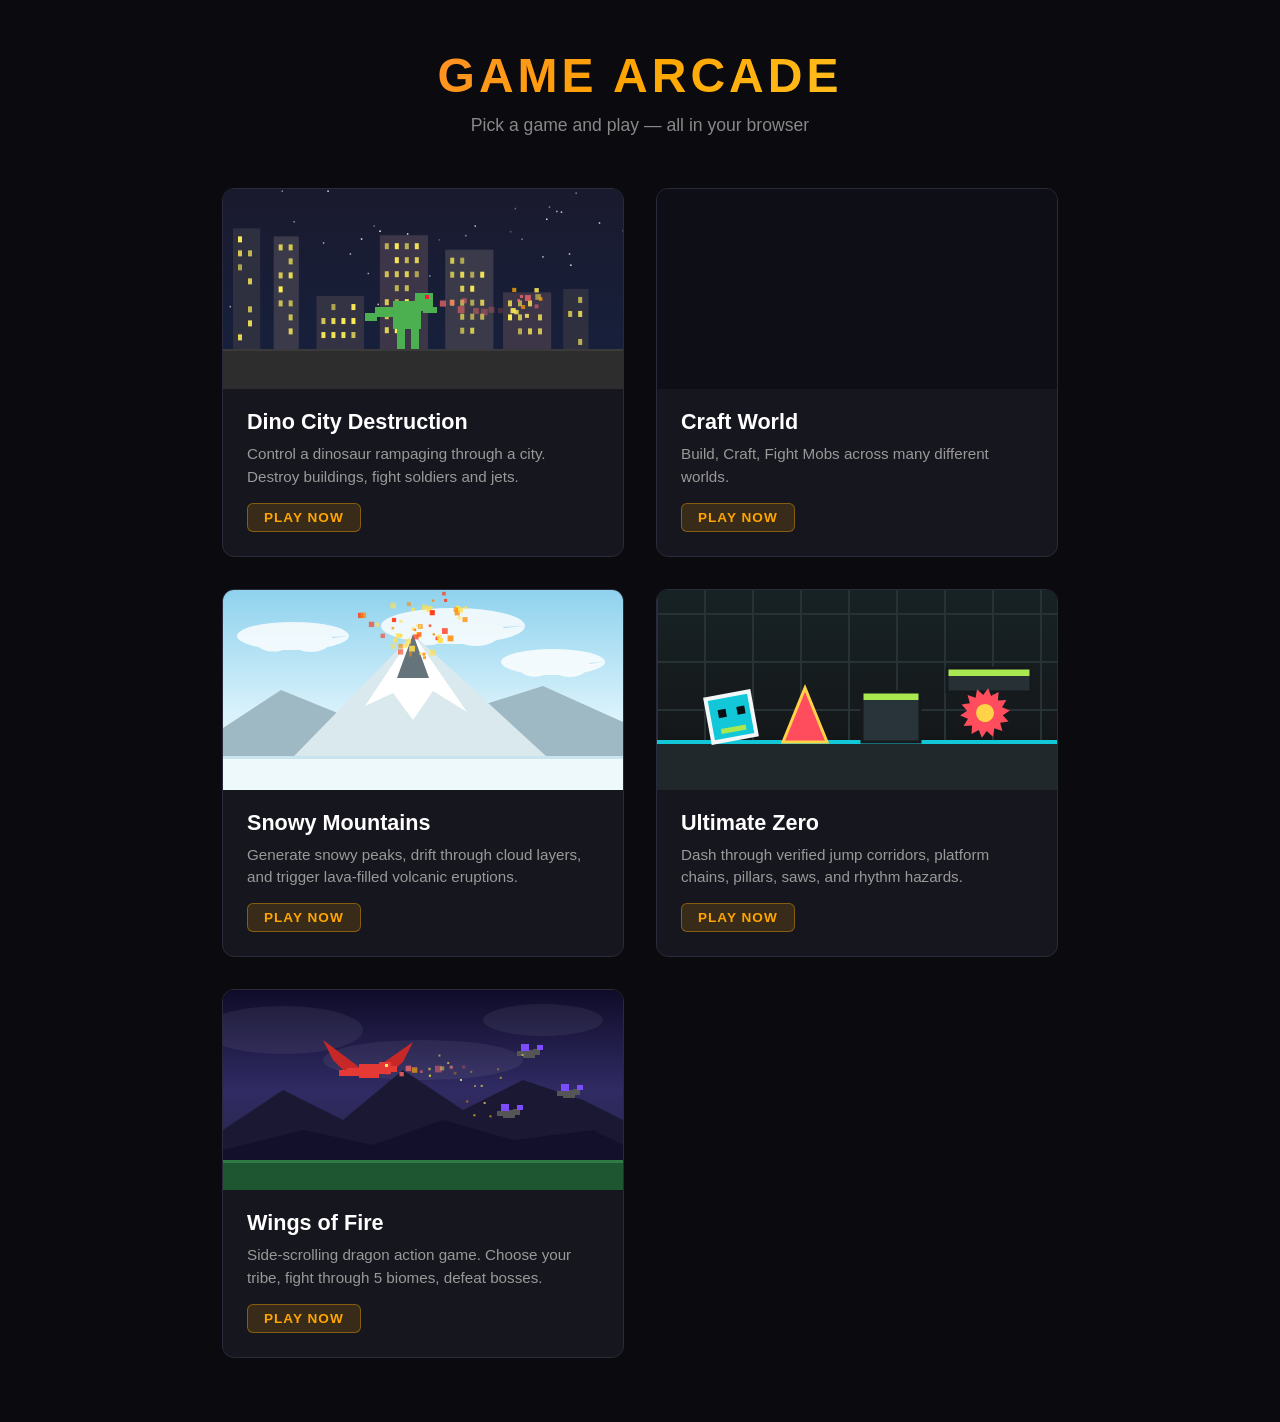
<file: index.html>
<!DOCTYPE html>
<html lang="en">
<head>
    <meta charset="UTF-8">
    <meta name="viewport" content="width=device-width, initial-scale=1.0">
    <title>Game Arcade</title>
    <style>
        * { margin: 0; padding: 0; box-sizing: border-box; }

        body {
            background: #0a0a0f;
            color: #e0e0e0;
            font-family: 'Segoe UI', Arial, sans-serif;
            min-height: 100vh;
        }

        header {
            text-align: center;
            padding: 48px 20px 32px;
        }

        header h1 {
            font-size: 3rem;
            letter-spacing: 4px;
            text-transform: uppercase;
            background: linear-gradient(135deg, #ff6b6b, #ffa500, #ffee58);
            -webkit-background-clip: text;
            -webkit-text-fill-color: transparent;
            background-clip: text;
        }

        header p {
            margin-top: 12px;
            color: #888;
            font-size: 1.1rem;
        }

        .games {
            display: grid;
            grid-template-columns: repeat(auto-fit, minmax(340px, 1fr));
            gap: 32px;
            max-width: 900px;
            margin: 0 auto;
            padding: 20px 32px 64px;
        }

        .card {
            background: #16161e;
            border: 1px solid #2a2a3a;
            border-radius: 12px;
            overflow: hidden;
            cursor: pointer;
            transition: transform 0.2s, border-color 0.3s, box-shadow 0.3s;
            text-decoration: none;
            color: inherit;
            display: block;
        }

        .card:hover {
            transform: translateY(-6px);
            border-color: #ffa500;
            box-shadow: 0 8px 30px rgba(255, 165, 0, 0.15);
        }

        .card canvas {
            width: 100%;
            height: 200px;
            display: block;
            background: #0e0e16;
        }

        .card-body {
            padding: 20px 24px 24px;
        }

        .card-body h2 {
            font-size: 1.35rem;
            margin-bottom: 8px;
            color: #fff;
        }

        .card-body p {
            color: #999;
            font-size: 0.95rem;
            line-height: 1.5;
        }

        .play-badge {
            display: inline-block;
            margin-top: 14px;
            padding: 6px 16px;
            background: rgba(255, 165, 0, 0.15);
            border: 1px solid rgba(255, 165, 0, 0.4);
            border-radius: 6px;
            color: #ffa500;
            font-size: 0.85rem;
            font-weight: 600;
            letter-spacing: 1px;
            text-transform: uppercase;
        }

        @media (max-width: 480px) {
            header h1 { font-size: 2rem; }
            .games { padding: 16px; gap: 20px; }
            .card canvas { height: 160px; }
        }
    </style>
</head>
<body>
    <header>
        <h1>Game Arcade</h1>
        <p>Pick a game and play — all in your browser</p>
    </header>

    <div class="games">
        <a class="card" href="dino_city_destruction/index.html">
            <canvas id="dino-preview" width="400" height="200"></canvas>
            <div class="card-body">
                <h2>Dino City Destruction</h2>
                <p>Control a dinosaur rampaging through a city. Destroy buildings, fight soldiers and jets.</p>
                <span class="play-badge">Play Now</span>
            </div>
        </a>
        <a class="card" href="craft_world/index.html">
            <canvas id="dino-preview" width="400" height="200"></canvas>
            <div class="card-body">
                <h2>Craft World</h2>
                <p>Build, Craft, Fight Mobs across many different worlds.</p>
                <span class="play-badge">Play Now</span>
            </div>
        </a>
        <a class="card" href="snowy_mountains/index.html">
            <canvas id="snowy-preview" width="400" height="200"></canvas>
            <div class="card-body">
                <h2>Snowy Mountains</h2>
                <p>Generate snowy peaks, drift through cloud layers, and trigger lava-filled volcanic eruptions.</p>
                <span class="play-badge">Play Now</span>
            </div>
        </a>
        <a class="card" href="ultimate_zero/index.html">
            <canvas id="ultimate-zero-preview" width="400" height="200"></canvas>
            <div class="card-body">
                <h2>Ultimate Zero</h2>
                <p>Dash through verified jump corridors, platform chains, pillars, saws, and rhythm hazards.</p>
                <span class="play-badge">Play Now</span>
            </div>
        </a>
        <a class="card" href="wings_of_fire/index.html">
            <canvas id="wings-preview" width="400" height="200"></canvas>
            <div class="card-body">
                <h2>Wings of Fire</h2>
                <p>Side-scrolling dragon action game. Choose your tribe, fight through 5 biomes, defeat bosses.</p>
                <span class="play-badge">Play Now</span>
            </div>
        </a>
    </div>

    <script>
        // --- Dino City preview ---
        (function () {
            const c = document.getElementById('dino-preview');
            const ctx = c.getContext('2d');
            const W = c.width, H = c.height;

            // sky
            const sky = ctx.createLinearGradient(0, 0, 0, H);
            sky.addColorStop(0, '#1a1a2e');
            sky.addColorStop(1, '#16213e');
            ctx.fillStyle = sky;
            ctx.fillRect(0, 0, W, H);

            // stars
            for (let i = 0; i < 40; i++) {
                ctx.fillStyle = `rgba(255,255,255,${0.3 + Math.random() * 0.7})`;
                ctx.fillRect(Math.random() * W, Math.random() * H * 0.6, 1.5, 1.5);
            }

            // ground
            ctx.fillStyle = '#2d2d2d';
            ctx.fillRect(0, H - 40, W, 40);
            ctx.fillStyle = '#3a3a3a';
            ctx.fillRect(0, H - 40, W, 2);

            // buildings
            const colors = ['#334', '#3a3a4a', '#2e3040', '#3d3548'];
            let bx = 10;
            while (bx < W - 30) {
                const bw = 24 + Math.random() * 30;
                const bh = 50 + Math.random() * 80;
                ctx.fillStyle = colors[Math.floor(Math.random() * colors.length)];
                ctx.fillRect(bx, H - 40 - bh, bw, bh);
                // windows
                ctx.fillStyle = '#ffee58';
                for (let wy = H - 40 - bh + 8; wy < H - 48; wy += 14) {
                    for (let wx = bx + 5; wx < bx + bw - 5; wx += 10) {
                        if (Math.random() > 0.3) {
                            ctx.globalAlpha = 0.6 + Math.random() * 0.4;
                            ctx.fillRect(wx, wy, 4, 6);
                        }
                    }
                }
                ctx.globalAlpha = 1;
                bx += bw + 6 + Math.random() * 12;
            }

            // dino silhouette
            const dx = 170, dy = H - 40;
            ctx.fillStyle = '#4caf50';
            // body
            ctx.fillRect(dx, dy - 48, 28, 28);
            // head
            ctx.fillRect(dx + 22, dy - 56, 18, 18);
            // jaw
            ctx.fillRect(dx + 30, dy - 42, 14, 6);
            // legs
            ctx.fillRect(dx + 4, dy - 22, 8, 22);
            ctx.fillRect(dx + 18, dy - 22, 8, 22);
            // tail
            ctx.fillRect(dx - 18, dy - 42, 20, 10);
            ctx.fillRect(dx - 28, dy - 36, 12, 8);
            // eye
            ctx.fillStyle = '#ff1744';
            ctx.fillRect(dx + 32, dy - 54, 4, 4);

            // fire breath particles
            ctx.fillStyle = '#ff6b6b';
            for (let i = 0; i < 8; i++) {
                const fx = dx + 44 + i * 8 + Math.random() * 6;
                const fy = dy - 46 + Math.random() * 12 - 6;
                const fs = 3 + Math.random() * 4;
                ctx.globalAlpha = 0.7 - i * 0.07;
                ctx.fillRect(fx, fy, fs, fs);
            }
            ctx.globalAlpha = 1;

            // explosion on a building
            const ex = 300, ey = H - 90;
            for (let i = 0; i < 12; i++) {
                const angle = Math.random() * Math.PI * 2;
                const dist = Math.random() * 20;
                const ps = 2 + Math.random() * 4;
                ctx.fillStyle = ['#ff6b6b', '#ffa500', '#ffee58'][Math.floor(Math.random() * 3)];
                ctx.globalAlpha = 0.5 + Math.random() * 0.5;
                ctx.fillRect(ex + Math.cos(angle) * dist, ey + Math.sin(angle) * dist, ps, ps);
            }
            ctx.globalAlpha = 1;
        })();

        // --- Snowy Mountains preview ---
        (function () {
            const c = document.getElementById('snowy-preview');
            const ctx = c.getContext('2d');
            const W = c.width, H = c.height;

            const sky = ctx.createLinearGradient(0, 0, 0, H);
            sky.addColorStop(0, '#8fd2ee');
            sky.addColorStop(0.62, '#d9f2fb');
            sky.addColorStop(1, '#f5fbff');
            ctx.fillStyle = sky;
            ctx.fillRect(0, 0, W, H);

            // clouds
            ctx.fillStyle = 'rgba(255,255,255,0.82)';
            [[70, 46, 56, 14], [230, 36, 72, 18], [330, 72, 52, 13]].forEach(([x, y, w, h]) => {
                ctx.beginPath();
                ctx.ellipse(x, y, w, h, 0, 0, Math.PI * 2);
                ctx.ellipse(x - w * 0.35, y + 3, w * 0.34, h * 0.9, 0, 0, Math.PI * 2);
                ctx.ellipse(x + w * 0.32, y + 2, w * 0.38, h, 0, 0, Math.PI * 2);
                ctx.fill();
            });

            // distant ridges
            ctx.fillStyle = '#9fb9c4';
            ctx.beginPath();
            ctx.moveTo(0, H);
            ctx.lineTo(0, 138); ctx.lineTo(58, 100); ctx.lineTo(122, 126);
            ctx.lineTo(185, 86); ctx.lineTo(250, 118); ctx.lineTo(320, 96);
            ctx.lineTo(W, 132); ctx.lineTo(W, H);
            ctx.fill();

            // main snowy mountain
            ctx.fillStyle = '#dae9ed';
            ctx.beginPath();
            ctx.moveTo(38, H);
            ctx.lineTo(190, 44);
            ctx.lineTo(360, H);
            ctx.closePath();
            ctx.fill();

            ctx.fillStyle = '#ffffff';
            ctx.beginPath();
            ctx.moveTo(190, 44);
            ctx.lineTo(142, 116);
            ctx.lineTo(170, 103);
            ctx.lineTo(190, 130);
            ctx.lineTo(210, 101);
            ctx.lineTo(244, 122);
            ctx.closePath();
            ctx.fill();

            ctx.fillStyle = '#65747a';
            ctx.beginPath();
            ctx.moveTo(190, 44);
            ctx.lineTo(174, 88);
            ctx.lineTo(206, 88);
            ctx.closePath();
            ctx.fill();

            // lava eruption
            for (let i = 0; i < 55; i++) {
                const angle = -Math.PI / 2 + (Math.random() - 0.5) * 1.75;
                const dist = 12 + Math.random() * 68;
                const x = 190 + Math.cos(angle) * dist;
                const y = 76 + Math.sin(angle) * dist;
                const s = 2 + Math.random() * 4;
                ctx.fillStyle = ['#ff3d1f', '#ff8a00', '#ffe04f'][Math.floor(Math.random() * 3)];
                ctx.globalAlpha = 0.62 + Math.random() * 0.38;
                ctx.fillRect(x, y, s, s);
            }
            ctx.globalAlpha = 1;

            // foreground snow
            ctx.fillStyle = '#eef9fc';
            ctx.fillRect(0, H - 34, W, 34);
            ctx.fillStyle = '#c9e4ec';
            ctx.fillRect(0, H - 34, W, 3);
        })();

        // --- Wings of Fire preview ---
        (function () {
            const c = document.getElementById('wings-preview');
            const ctx = c.getContext('2d');
            const W = c.width, H = c.height;

            // sky gradient
            const sky = ctx.createLinearGradient(0, 0, 0, H);
            sky.addColorStop(0, '#0f0c29');
            sky.addColorStop(0.5, '#302b63');
            sky.addColorStop(1, '#24243e');
            ctx.fillStyle = sky;
            ctx.fillRect(0, 0, W, H);

            // clouds
            ctx.fillStyle = 'rgba(255,255,255,0.06)';
            [[60, 40, 80, 24], [200, 70, 100, 20], [320, 30, 60, 16]].forEach(([x, y, w, h]) => {
                ctx.beginPath();
                ctx.ellipse(x, y, w, h, 0, 0, Math.PI * 2);
                ctx.fill();
            });

            // mountains
            ctx.fillStyle = '#1a1832';
            ctx.beginPath();
            ctx.moveTo(0, H);
            ctx.lineTo(0, 140); ctx.lineTo(60, 100); ctx.lineTo(120, 130);
            ctx.lineTo(180, 80); ctx.lineTo(240, 120); ctx.lineTo(300, 90);
            ctx.lineTo(360, 110); ctx.lineTo(W, 130); ctx.lineTo(W, H);
            ctx.fill();

            ctx.fillStyle = '#12102a';
            ctx.beginPath();
            ctx.moveTo(0, H);
            ctx.lineTo(0, 160); ctx.lineTo(80, 140); ctx.lineTo(150, 155);
            ctx.lineTo(220, 130); ctx.lineTo(290, 150); ctx.lineTo(370, 140);
            ctx.lineTo(W, 155); ctx.lineTo(W, H);
            ctx.fill();

            // ground
            ctx.fillStyle = '#1e5631';
            ctx.fillRect(0, H - 30, W, 30);
            ctx.fillStyle = '#2d7a45';
            ctx.fillRect(0, H - 30, W, 3);

            // draw dragon
            const dx = 140, dy = 80;
            ctx.save();

            // wings
            ctx.fillStyle = '#c62828';
            ctx.beginPath();
            ctx.moveTo(dx, dy);
            ctx.lineTo(dx - 40, dy - 30);
            ctx.lineTo(dx - 30, dy - 10);
            ctx.lineTo(dx - 15, dy + 5);
            ctx.closePath();
            ctx.fill();

            ctx.beginPath();
            ctx.moveTo(dx + 10, dy);
            ctx.lineTo(dx + 50, dy - 28);
            ctx.lineTo(dx + 40, dy - 8);
            ctx.lineTo(dx + 25, dy + 5);
            ctx.closePath();
            ctx.fill();

            // body
            ctx.fillStyle = '#e53935';
            ctx.fillRect(dx - 4, dy - 6, 20, 14);
            // head
            ctx.fillRect(dx + 16, dy - 8, 12, 12);
            // snout
            ctx.fillRect(dx + 26, dy - 4, 8, 6);
            // tail
            ctx.fillRect(dx - 16, dy - 2, 14, 8);
            ctx.fillRect(dx - 24, dy, 10, 6);
            // eye
            ctx.fillStyle = '#ffee58';
            ctx.fillRect(dx + 22, dy - 6, 3, 3);

            // fire breath
            for (let i = 0; i < 10; i++) {
                const fx = dx + 34 + i * 7 + Math.random() * 4;
                const fy = dy - 2 + Math.random() * 8 - 4;
                const fs = 2 + Math.random() * 5;
                ctx.fillStyle = ['#ff6b6b', '#ffa500', '#ffee58'][Math.floor(Math.random() * 3)];
                ctx.globalAlpha = 0.8 - i * 0.06;
                ctx.fillRect(fx, fy, fs, fs);
            }
            ctx.globalAlpha = 1;
            ctx.restore();

            // small enemy dragons
            [[300, 60], [340, 100], [280, 120]].forEach(([ex, ey]) => {
                ctx.fillStyle = '#555';
                ctx.fillRect(ex, ey, 12, 8);
                ctx.fillRect(ex + 10, ey - 1, 7, 6);
                ctx.fillRect(ex - 6, ey + 1, 8, 5);
                ctx.fillStyle = '#7c4dff';
                ctx.fillRect(ex - 2, ey - 6, 8, 7);
                ctx.fillRect(ex + 14, ey - 5, 6, 5);
            });

            // particles / sparks
            for (let i = 0; i < 15; i++) {
                ctx.fillStyle = `hsl(${30 + Math.random() * 30}, 100%, ${50 + Math.random() * 30}%)`;
                ctx.globalAlpha = 0.4 + Math.random() * 0.6;
                ctx.fillRect(200 + Math.random() * 100, 50 + Math.random() * 80, 2, 2);
            }
            ctx.globalAlpha = 1;
        })();

        // --- Ultimate Zero preview ---
        (function () {
            const c = document.getElementById('ultimate-zero-preview');
            const ctx = c.getContext('2d');
            const W = c.width, H = c.height;
            const ground = 152;

            const sky = ctx.createLinearGradient(0, 0, 0, H);
            sky.addColorStop(0, '#172225');
            sky.addColorStop(0.65, '#15191b');
            sky.addColorStop(1, '#101112');
            ctx.fillStyle = sky;
            ctx.fillRect(0, 0, W, H);

            ctx.strokeStyle = '#273236';
            ctx.lineWidth = 2;
            for (let x = 0; x <= W; x += 48) {
                ctx.beginPath();
                ctx.moveTo(x, 0);
                ctx.lineTo(x, ground);
                ctx.stroke();
            }
            for (let y = 24; y < ground; y += 48) {
                ctx.beginPath();
                ctx.moveTo(0, y);
                ctx.lineTo(W, y);
                ctx.stroke();
            }

            ctx.fillStyle = '#20282b';
            ctx.fillRect(0, ground, W, H - ground);
            ctx.strokeStyle = '#12c8d8';
            ctx.lineWidth = 4;
            ctx.beginPath();
            ctx.moveTo(0, ground);
            ctx.lineTo(W, ground);
            ctx.stroke();

            // cube
            ctx.save();
            ctx.translate(74, ground - 25);
            ctx.rotate(-0.18);
            ctx.fillStyle = '#12c8d8';
            ctx.fillRect(-22, -22, 44, 44);
            ctx.strokeStyle = '#f4f7f8';
            ctx.lineWidth = 4;
            ctx.strokeRect(-22, -22, 44, 44);
            ctx.fillStyle = '#071012';
            ctx.fillRect(-12, -9, 8, 8);
            ctx.fillRect(7, -9, 8, 8);
            ctx.fillStyle = '#a9e84f';
            ctx.fillRect(-12, 10, 25, 5);
            ctx.restore();

            // spike
            ctx.fillStyle = '#ff4d5e';
            ctx.beginPath();
            ctx.moveTo(126, ground);
            ctx.lineTo(148, ground - 54);
            ctx.lineTo(170, ground);
            ctx.closePath();
            ctx.fill();
            ctx.strokeStyle = '#ffd247';
            ctx.lineWidth = 3;
            ctx.stroke();

            // pillar
            ctx.fillStyle = '#29343a';
            ctx.fillRect(205, 102, 58, ground - 102);
            ctx.fillStyle = '#a9e84f';
            ctx.fillRect(205, 102, 58, 8);
            ctx.strokeStyle = '#15191b';
            ctx.lineWidth = 3;
            ctx.strokeRect(205, 102, 58, ground - 102);

            // floating platform
            ctx.fillStyle = '#263035';
            ctx.fillRect(290, 78, 84, 24);
            ctx.fillStyle = '#a9e84f';
            ctx.fillRect(290, 78, 84, 8);
            ctx.strokeStyle = '#15191b';
            ctx.lineWidth = 3;
            ctx.strokeRect(290, 78, 84, 24);

            // saw
            ctx.save();
            ctx.translate(328, ground - 29);
            ctx.rotate(0.35);
            ctx.fillStyle = '#ff4d5e';
            ctx.beginPath();
            for (let i = 0; i < 28; i++) {
                const r = i % 2 === 0 ? 25 : 18;
                const a = (i / 28) * Math.PI * 2;
                const x = Math.cos(a) * r;
                const y = Math.sin(a) * r;
                if (i === 0) ctx.moveTo(x, y);
                else ctx.lineTo(x, y);
            }
            ctx.closePath();
            ctx.fill();
            ctx.fillStyle = '#ffd247';
            ctx.beginPath();
            ctx.arc(0, 0, 9, 0, Math.PI * 2);
            ctx.fill();
            ctx.restore();
        })();
    </script>
</body>
</html>
</file>
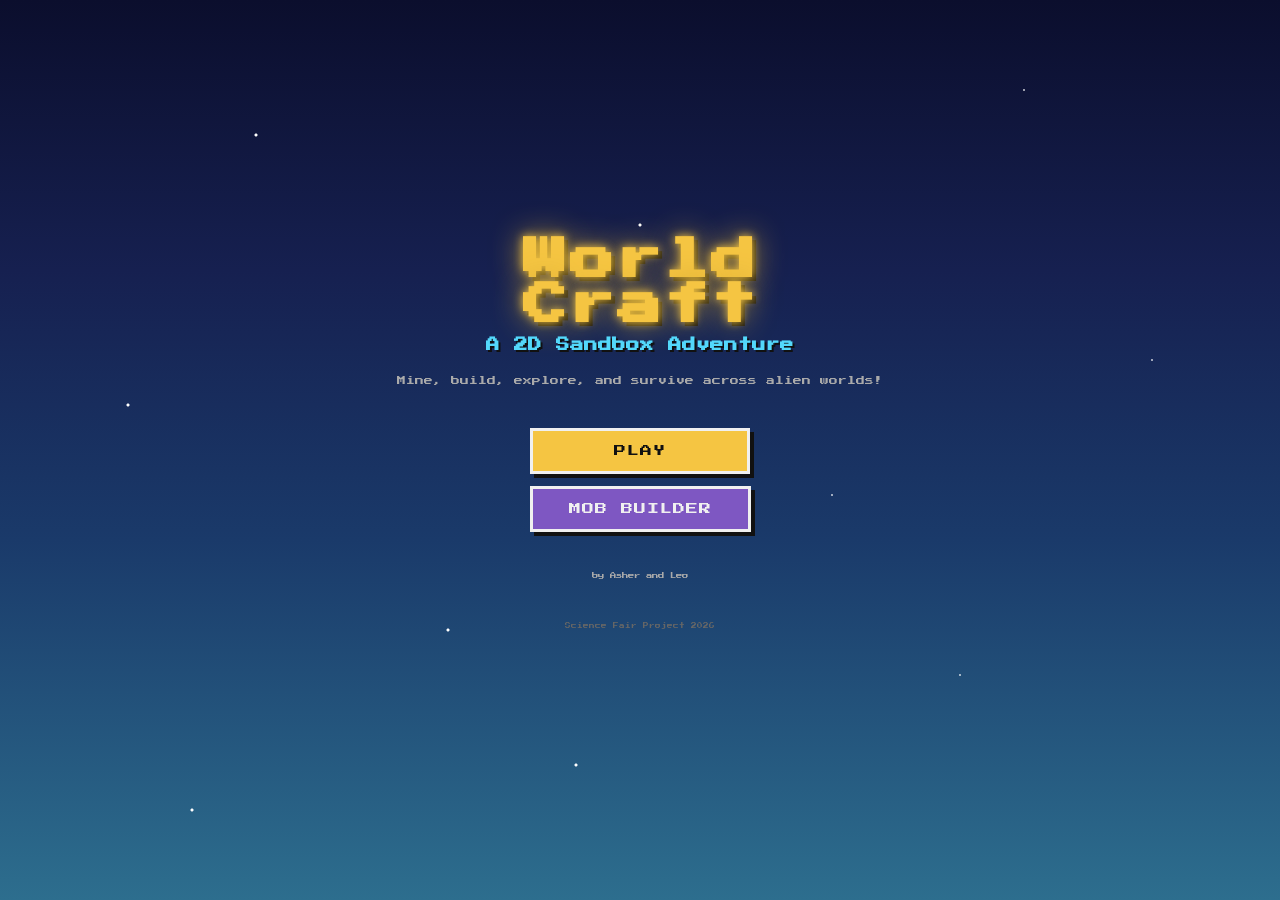
<file: craft_world/index.html>
<!DOCTYPE html>
<html lang="en">
<head>
<meta charset="UTF-8">
<meta name="viewport" content="width=device-width, initial-scale=1.0">
<title>World Craft</title>
<!-- Pixel font for that retro game feel -->
<link href="https://fonts.googleapis.com/css2?family=Press+Start+2P&display=swap" rel="stylesheet">
<style>
/* ============================================
   World Craft — Polished Styles
   Pixel-art aesthetic with animations
   ============================================ */
:root {
  --color-bg-dark:       #1a1a2e;
  --color-bg-medium:     #16213e;
  --color-primary:       #e94560;
  --color-primary-glow:  #ff6b81;
  --color-accent:        #53d8fb;
  --color-gold:          #f5c542;
  --color-gold-dim:      #c49b30;
  --color-green:         #44d67f;
  --color-white:         #f0f0f0;
  --color-gray:          #888;
  --color-gray-dark:     #444;
  --color-black:         #111;
  --font-pixel: 'Press Start 2P', monospace;
}

* { margin: 0; padding: 0; box-sizing: border-box; }
body {
  background: var(--color-bg-dark);
  display: flex;
  justify-content: center;
  align-items: center;
  height: 100vh;
  overflow: hidden;
  font-family: var(--font-pixel);
  color: var(--color-white);
}
canvas {
  display: block;
  image-rendering: pixelated;
  image-rendering: crisp-edges;
  cursor: crosshair;
}

/* ===== OVERLAY SYSTEM ===== */
.overlay {
  position: absolute;
  top: 0; left: 0; right: 0; bottom: 0;
  display: flex;
  flex-direction: column;
  justify-content: center;
  align-items: center;
  color: white;
  z-index: 10;
  animation: screenFadeIn 0.4s ease;
}
.overlay.hidden { display: none; }

@keyframes screenFadeIn {
  0%   { opacity: 0; }
  100% { opacity: 1; }
}

/* ===== TITLE SCREEN — Starry sky background ===== */
#titleScreen {
  background: linear-gradient(180deg, #0b0e2d 0%, #162050 30%, #1a3a6a 60%, #2d6e8e 100%);
}
/* Animated stars */
#titleScreen::before {
  content: '';
  position: absolute;
  inset: 0;
  background-image:
    radial-gradient(2px 2px at 20% 15%, white 50%, transparent 100%),
    radial-gradient(2px 2px at 50% 25%, white 50%, transparent 100%),
    radial-gradient(1px 1px at 80% 10%, white 50%, transparent 100%),
    radial-gradient(2px 2px at 10% 45%, white 50%, transparent 100%),
    radial-gradient(1px 1px at 65% 55%, white 50%, transparent 100%),
    radial-gradient(2px 2px at 35% 70%, white 50%, transparent 100%),
    radial-gradient(1px 1px at 90% 40%, white 50%, transparent 100%),
    radial-gradient(2px 2px at 45% 85%, white 50%, transparent 100%),
    radial-gradient(1px 1px at 75% 75%, white 50%, transparent 100%),
    radial-gradient(2px 2px at 15% 90%, white 50%, transparent 100%);
  animation: twinkle 4s ease-in-out infinite alternate;
  pointer-events: none;
}
@keyframes twinkle {
  0%   { opacity: 0.5; }
  100% { opacity: 1;   }
}

.overlay h1 {
  font-size: clamp(1.5rem, 5vw, 2.8rem);
  margin-bottom: 10px;
  color: var(--color-gold);
  text-shadow:
    0 0 10px var(--color-gold),
    0 0 30px var(--color-gold-dim),
    4px 4px 0 var(--color-black);
  letter-spacing: 2px;
  animation: titleFloat 3s ease-in-out infinite;
  z-index: 1;
}
@keyframes titleFloat {
  0%, 100% { transform: translateY(0);   }
  50%      { transform: translateY(-8px); }
}

.overlay h2 {
  font-size: clamp(0.55rem, 1.8vw, 0.85rem);
  margin-bottom: 20px;
  color: var(--color-accent);
  text-shadow: 2px 2px 0 var(--color-black);
  z-index: 1;
}
.overlay p {
  font-size: clamp(0.4rem, 1.2vw, 0.55rem);
  color: #aaa;
  margin-bottom: 30px;
  line-height: 2;
  z-index: 1;
}

/* ===== PIXEL-ART BUTTONS ===== */
.menu-btn {
  font-family: var(--font-pixel);
  font-size: clamp(0.5rem, 1.4vw, 0.75rem);
  background: var(--color-green);
  color: var(--color-white);
  border: 3px solid var(--color-white);
  padding: 14px 36px;
  cursor: pointer;
  margin: 8px;
  min-width: 220px;
  text-transform: uppercase;
  letter-spacing: 1px;
  transition: transform 0.1s, box-shadow 0.1s, background 0.2s;
  box-shadow: 4px 4px 0 var(--color-black);
  position: relative;
  z-index: 1;
}
.menu-btn:hover {
  transform: translate(-2px, -2px);
  box-shadow: 6px 6px 0 var(--color-black);
  background: #55e090;
}
.menu-btn:active {
  transform: translate(2px, 2px);
  box-shadow: 2px 2px 0 var(--color-black);
}
.menu-btn:disabled {
  background: var(--color-gray-dark);
  color: var(--color-gray);
  cursor: not-allowed;
  opacity: 0.6;
}
.menu-btn:disabled:hover {
  transform: none;
  box-shadow: 4px 4px 0 var(--color-black);
}

.menu-btn.danger {
  background: var(--color-primary);
}
.menu-btn.danger:hover { background: var(--color-primary-glow); }

.menu-btn.secondary {
  background: #345;
  border-color: var(--color-gray);
}
.menu-btn.secondary:hover { background: #456; }

/* Gold accent button for primary actions */
.menu-btn.gold {
  background: var(--color-gold);
  color: var(--color-black);
}
.menu-btn.gold:hover { background: #ffe066; }

/* ===== CHARACTER SELECT ===== */
#characterSelect {
  background: linear-gradient(180deg, #1a1a2e 0%, #16213e 100%);
}

.char-grid {
  display: flex;
  gap: 16px;
  margin: 20px 0;
  flex-wrap: wrap;
  justify-content: center;
  z-index: 1;
}
.char-card {
  background: var(--color-bg-medium);
  border: 3px solid var(--color-gray-dark);
  padding: 16px;
  cursor: pointer;
  width: 160px;
  text-align: center;
  transition: transform 0.15s, border-color 0.2s, box-shadow 0.2s;
  box-shadow: 3px 3px 0 var(--color-black);
}
.char-card:hover {
  transform: translateY(-4px);
  border-color: var(--color-accent);
  box-shadow: 3px 7px 0 var(--color-black);
}
.char-card.selected {
  border-color: var(--color-gold);
  box-shadow: 0 0 12px var(--color-gold-dim), 3px 3px 0 var(--color-black);
  transform: translateY(-4px);
}
.char-card h3 {
  font-family: var(--font-pixel);
  font-size: 0.6rem;
  color: var(--color-accent);
  margin-bottom: 8px;
}
.char-card .perk {
  font-family: var(--font-pixel);
  font-size: 0.4rem;
  color: var(--color-gray);
  line-height: 1.8;
}
.char-preview {
  width: 32px; height: 64px;
  margin: 0 auto 8px;
}

/* ===== MODE SELECT ===== */
#modeSelect {
  background: linear-gradient(180deg, #1a1a2e 0%, #0f3460 100%);
}

.mode-grid {
  display: flex;
  gap: 20px;
  margin: 20px 0;
  z-index: 1;
}
.mode-card {
  background: var(--color-bg-medium);
  border: 3px solid var(--color-gray-dark);
  padding: 24px;
  cursor: pointer;
  width: 260px;
  text-align: center;
  transition: transform 0.15s, border-color 0.2s, box-shadow 0.2s;
  box-shadow: 3px 3px 0 var(--color-black);
}
.mode-card:hover {
  transform: translateY(-4px);
  border-color: var(--color-accent);
  box-shadow: 3px 7px 0 var(--color-black);
}
.mode-card h3 {
  font-family: var(--font-pixel);
  font-size: 0.7rem;
  color: var(--color-accent);
  margin-bottom: 12px;
}
.mode-card p {
  font-family: var(--font-pixel);
  font-size: 0.38rem;
  color: var(--color-gray);
  line-height: 2;
  margin-bottom: 0;
}

/* ===== PAUSE MENU ===== */
#pauseMenu {
  background: rgba(0, 0, 0, 0.8);
}
#pauseMenu h2 {
  color: var(--color-gold);
  text-shadow: 3px 3px 0 var(--color-black);
  margin-bottom: 8px;
}

/* ===== DEATH SCREEN ===== */
#deathScreen {
  background: rgba(80, 0, 0, 0.82);
}
#deathScreen h2 {
  font-size: clamp(0.9rem, 3vw, 1.4rem);
  color: var(--color-primary);
  text-shadow: 3px 3px 0 var(--color-black);
  margin-bottom: 16px;
  animation: deathPulse 1.5s ease-in-out infinite;
}
@keyframes deathPulse {
  0%, 100% { text-shadow: 3px 3px 0 var(--color-black), 0 0 10px #e94560; }
  50%      { text-shadow: 3px 3px 0 var(--color-black), 0 0 25px #ff6b81; }
}
#deathScreen p {
  color: var(--color-white);
  opacity: 0.9;
}

/* ===== DAMAGE FLASH EFFECT ===== */
#damageFlash {
  position: absolute;
  inset: 0;
  pointer-events: none;
  z-index: 5;
  opacity: 0;
  box-shadow: inset 0 0 80px 20px rgba(233, 69, 96, 0.6);
  transition: opacity 0.1s ease;
}
#damageFlash.active {
  opacity: 1;
  animation: flashPulse 0.3s ease-out forwards;
}
@keyframes flashPulse {
  0%   { opacity: 1; }
  100% { opacity: 0; }
}

/* ===== RESPONSIVE ===== */
@media (max-width: 700px) {
  .char-grid { gap: 10px; }
  .char-card { width: 130px; padding: 12px; }
  .mode-grid { flex-direction: column; }
  .mode-card { width: 220px; }
}

/* ============================================
   MOB BUILDER
   ============================================ */
#mobBuilder {
  background: linear-gradient(180deg, #1a1a2e 0%, #0f2040 100%);
  z-index: 20;
  padding: 20px;
  overflow-y: auto;
}
#mobBuilder.hidden { display: none; }

/* --- Mob Builder: scrollable full-page layout --- */
#mobBuilder {
  overflow-y: auto;
  padding: 30px 20px;
  align-items: flex-start;
  justify-content: flex-start;
}

.mb-builder-title {
  font-size: 1.2rem;
  color: var(--color-gold);
  text-shadow: 3px 3px 0 var(--color-black);
  margin-bottom: 24px;
  width: 100%;
  text-align: center;
}

.mob-builder-layout {
  display: grid;
  grid-template-columns: auto 1fr auto auto;
  gap: 20px;
  max-width: 1400px;
  width: 100%;
}

/* --- Pixel Art Editor --- */
.mb-editor {
  background: var(--color-bg-medium);
  border: 3px solid var(--color-gray-dark);
  padding: 20px;
  box-shadow: 3px 3px 0 var(--color-black);
}

.mb-section-title {
  font-size: 0.75rem;
  color: var(--color-accent);
  margin-bottom: 14px;
  text-shadow: 1px 1px 0 var(--color-black);
}

.mb-canvas-wrap {
  position: relative;
  margin-bottom: 14px;
  background: #000;
  border: 2px solid #555;
  line-height: 0;
}

#mobPixelCanvas {
  cursor: crosshair;
  image-rendering: pixelated;
  image-rendering: crisp-edges;
  width: 512px;
  height: 512px;
  touch-action: none;
}

/* Color picker row */
.mb-colors {
  display: flex;
  gap: 6px;
  flex-wrap: wrap;
  margin-bottom: 12px;
  align-items: center;
}

.mb-color-swatch {
  width: 24px;
  height: 24px;
  border: 2px solid #555;
  cursor: pointer;
  transition: transform 0.1s, border-color 0.15s;
}
.mb-color-swatch:hover { transform: scale(1.15); }
.mb-color-swatch.selected {
  border-color: var(--color-white);
  box-shadow: 0 0 8px rgba(255,255,255,0.5);
  transform: scale(1.2);
}

#mbCustomColor {
  width: 28px;
  height: 28px;
  border: 2px solid var(--color-gray-dark);
  background: none;
  padding: 0;
  cursor: pointer;
}

.mb-tools {
  display: flex;
  gap: 8px;
  margin-bottom: 10px;
}

.mb-tool-btn {
  font-family: var(--font-pixel);
  font-size: 0.55rem;
  padding: 8px 14px;
  background: var(--color-bg-medium);
  color: var(--color-white);
  border: 2px solid var(--color-gray-dark);
  cursor: pointer;
  transition: border-color 0.15s, background 0.15s;
  box-shadow: 2px 2px 0 var(--color-black);
}
.mb-tool-btn:hover { border-color: var(--color-accent); }
.mb-tool-btn.active {
  border-color: var(--color-gold);
  background: rgba(245,197,66,0.15);
}

/* --- Settings Panel --- */
.mb-settings {
  background: var(--color-bg-medium);
  border: 3px solid var(--color-gray-dark);
  padding: 20px;
  box-shadow: 3px 3px 0 var(--color-black);
  min-width: 260px;
  overflow-y: auto;
}

.mb-field { margin-bottom: 14px; }

.mb-label {
  display: block;
  font-size: 0.55rem;
  color: var(--color-white);
  margin-bottom: 6px;
}

.mb-input {
  font-family: var(--font-pixel);
  font-size: 0.55rem;
  width: 100%;
  padding: 8px 10px;
  background: #0a0a1a;
  color: var(--color-white);
  border: 2px solid var(--color-gray-dark);
  outline: none;
}
.mb-input:focus { border-color: var(--color-accent); }

.mb-select {
  font-family: var(--font-pixel);
  font-size: 0.55rem;
  width: 100%;
  padding: 8px 10px;
  background: #0a0a1a;
  color: var(--color-white);
  border: 2px solid var(--color-gray-dark);
  outline: none;
  cursor: pointer;
}
.mb-select:focus { border-color: var(--color-accent); }
.mb-select option { background: #0a0a1a; }

.mb-range-wrap {
  display: flex;
  align-items: center;
  gap: 10px;
}
.mb-range { flex: 1; accent-color: var(--color-accent); height: 20px; }
.mb-range-val {
  font-size: 0.6rem;
  color: var(--color-gold);
  min-width: 28px;
  text-align: center;
}

/* --- Preview Panel --- */
.mb-preview-panel {
  background: var(--color-bg-medium);
  border: 3px solid var(--color-gray-dark);
  padding: 20px;
  box-shadow: 3px 3px 0 var(--color-black);
  text-align: center;
  min-width: 200px;
}

.mb-preview-box {
  width: 128px;
  height: 128px;
  margin: 0 auto 14px;
  background: #0a0a1a;
  border: 2px solid #555;
  display: flex;
  align-items: center;
  justify-content: center;
  overflow: hidden;
}

#mobPreviewCanvas {
  image-rendering: pixelated;
  image-rendering: crisp-edges;
}

.mb-preview-stats {
  font-size: 0.5rem;
  color: var(--color-gray);
  line-height: 2.4;
  text-align: left;
  margin-bottom: 10px;
}
.mb-preview-stats span { color: var(--color-accent); }

/* --- My Mobs List (4th column) --- */
.mb-mobs-list {
  background: var(--color-bg-medium);
  border: 3px solid var(--color-gray-dark);
  padding: 20px;
  box-shadow: 3px 3px 0 var(--color-black);
  min-width: 280px;
  max-width: 340px;
  overflow-y: auto;
  max-height: 500px;
}

.mb-mob-row {
  display: flex;
  flex-direction: column;
  align-items: center;
  gap: 8px;
  padding: 14px 10px;
  border-bottom: 2px solid #333;
  text-align: center;
}
.mb-mob-row:last-child { border-bottom: none; }

.mb-mob-thumb {
  width: 80px;
  height: 80px;
  background: #0a0a1a;
  image-rendering: pixelated;
  image-rendering: crisp-edges;
  flex-shrink: 0;
  border: 2px solid #666;
}

.mb-mob-info {
  flex: 1;
}
.mb-mob-name {
  font-size: 0.7rem;
  color: var(--color-gold);
  margin-bottom: 4px;
}
.mb-mob-stats {
  font-size: 0.45rem;
  color: var(--color-accent);
  line-height: 1.8;
}

.mb-mob-actions {
  display: flex;
  gap: 12px;
  flex-shrink: 0;
}
.mb-list-btn {
  font-size: 0.65rem !important;
  padding: 10px 22px !important;
  min-width: 80px;
}

.mb-empty-msg {
  font-size: 0.7rem;
  color: var(--color-gray);
  text-align: center;
  padding: 30px;
}

.mb-bottom-btns {
  display: flex;
  gap: 16px;
  margin-top: 20px;
  justify-content: center;
  width: 100%;
}

/* --- Responsive: stack on smaller screens --- */
@media (max-width: 1200px) {
  .mob-builder-layout {
    grid-template-columns: auto 1fr auto;
  }
  .mb-mobs-list {
    grid-column: 1 / -1;
    max-width: 100%;
    max-height: 200px;
  }
  .mb-mob-row { flex-direction: row; text-align: left; }
}
@media (max-width: 900px) {
  .mob-builder-layout {
    grid-template-columns: 1fr;
  }
}
/* ===== TOUCH CONTROLS OVERLAY ===== */
#touch-controls{display:none;position:fixed;top:0;left:0;right:0;bottom:0;pointer-events:none;z-index:1000;user-select:none;-webkit-user-select:none;-webkit-touch-callout:none}
.touch-btn{pointer-events:auto;position:absolute;display:flex;align-items:center;justify-content:center;width:64px;height:64px;border:3px solid rgba(255,255,255,0.5);border-radius:8px;background:rgba(30,30,60,0.4);color:rgba(255,255,255,0.7);font-family:var(--font-pixel);font-size:18px;text-shadow:1px 1px 0 #000;box-shadow:inset 0 -3px 0 rgba(0,0,0,0.3),0 2px 8px rgba(0,0,0,0.3);transition:background 0.08s,transform 0.08s;-webkit-tap-highlight-color:transparent}
.touch-actions .touch-btn{position:relative;width:auto;height:auto}
.touch-btn:active,.touch-btn.pressed{background:rgba(80,80,140,0.6);transform:scale(0.92)}
.touch-dpad{position:absolute;bottom:80px;left:20px}
.touch-dpad .touch-btn-left{bottom:0;left:0}
.touch-dpad .touch-btn-right{bottom:0;left:140px}
.touch-dpad .touch-btn-jump{bottom:74px;left:70px;width:64px;height:56px;border-color:rgba(83,216,251,0.6);color:rgba(83,216,251,0.9)}
.touch-actions{position:absolute;bottom:60px;right:10px;display:grid;grid-template-columns:54px 54px 54px;grid-template-rows:50px 54px 54px;gap:6px;grid-template-areas:"jump jump jump" "atk mine dig" "place place place"}
.touch-btn-a{grid-area:mine;position:relative;border-color:rgba(74,158,255,0.6);background:rgba(74,158,255,0.25);font-size:13px}
.touch-btn-atk{grid-area:atk;position:relative;border-color:rgba(255,68,68,0.6);background:rgba(255,68,68,0.25);font-size:13px}
.touch-btn-dig{grid-area:dig;position:relative;border-color:rgba(204,136,68,0.6);background:rgba(204,136,68,0.25);font-size:13px}
.touch-btn-b{grid-area:place;position:relative;border-color:rgba(68,214,127,0.6);background:rgba(68,214,127,0.25);font-size:13px;height:48px}
.touch-btn-jump-r{grid-area:jump;position:relative;width:auto;height:auto;border-color:rgba(83,216,251,0.6);color:rgba(83,216,251,0.9);font-size:10px}
.touch-btn-pause{top:12px;right:12px;width:48px;height:48px;font-size:20px;border-radius:50%}
.touch-btn-inv{top:12px;right:72px;width:48px;height:48px;font-size:14px;border-color:rgba(245,197,66,0.6)}
.touch-btn-mob{top:12px;right:132px;width:48px;height:48px;font-size:14px;border-color:rgba(126,87,194,0.6)}
.touch-btn-physics{top:12px;right:192px;width:40px;height:40px;font-size:12px;opacity:0.6}
.touch-label{position:absolute;font-family:var(--font-pixel);font-size:7px;color:rgba(255,255,255,0.45);pointer-events:none}
</style>
</head>
<body>

<!-- ===== TITLE SCREEN ===== -->
<div id="titleScreen" class="overlay">
  <h1>World<br>Craft</h1>
  <h2>A 2D Sandbox Adventure</h2>
  <p>Mine, build, explore, and survive across alien worlds!</p>
  <button class="menu-btn gold" onclick="showScreen('characterSelect')">Play</button>
  <p style="margin-top:30px;font-size:0.4rem;color:#aaa;z-index:1">by Asher and Leo</p>
  <p style="margin-top:8px;font-size:0.35rem;color:#666;z-index:1">Science Fair Project 2026</p>
</div>

<!-- Damage flash overlay (screen edges go red when hit) -->
<div id="damageFlash"></div>

<!-- ===== CHARACTER SELECT ===== -->
<div id="characterSelect" class="overlay hidden">
  <h2>Choose Your Explorer</h2>
  <div class="char-grid" id="charGrid"></div>
  <button class="menu-btn" id="charConfirmBtn" onclick="confirmCharacter()" disabled>Select</button>
  <button class="menu-btn secondary" onclick="showScreen('titleScreen')">Back</button>
</div>

<!-- ===== MODE SELECT ===== -->
<div id="modeSelect" class="overlay hidden">
  <h2>Choose Your Mode</h2>
  <div class="mode-grid">
    <div class="mode-card" onclick="startGame('creative')">
      <h3>Creative</h3>
      <p>Infinite blocks, no enemies, fly freely. Build anything you imagine!</p>
    </div>
    <div class="mode-card" onclick="startGame('survival')">
      <h3>Survival</h3>
      <p>Mine for blocks, fight mobs, survive! 10 hearts — don't run out!</p>
    </div>
  </div>
  <button class="menu-btn secondary" onclick="showScreen('characterSelect')">Back</button>
</div>

<!-- ===== PAUSE MENU ===== -->
<div id="pauseMenu" class="overlay hidden">
  <h2>Paused</h2>
  <button class="menu-btn" onclick="resumeGame()">Resume</button>
  <button class="menu-btn secondary" id="switchModeBtn" onclick="switchMode()">Switch to Creative</button>
  <button class="menu-btn danger" onclick="quitToMenu()">Quit to Menu</button>
</div>

<!-- ===== DEATH SCREEN ===== -->
<div id="deathScreen" class="overlay hidden">
  <h2>You Were Defeated!</h2>
  <p>Don't worry — every great explorer<br>gets knocked down sometimes!<br>Your inventory is safe.</p>
  <button class="menu-btn gold" onclick="respawnPlayer()">Try Again</button>
</div>

<!-- ===== MOB BUILDER ===== -->
<div id="mobBuilder" class="overlay hidden">
  <h2 class="mb-builder-title">Mob Builder</h2>
  <div class="mob-builder-layout">

    <!-- Pixel Art Editor -->
    <div class="mb-editor">
      <div class="mb-section-title">Draw Your Mob</div>
      <div style="margin-bottom:6px;display:flex;align-items:center;gap:8px">
        <label class="mb-label" style="margin:0;font-size:8px">Grid:</label>
        <select class="mb-select" id="mbGridSize" onchange="mbChangeGridSize(parseInt(this.value))" style="width:auto;padding:4px 8px;font-size:9px">
          <option value="8">8x8</option>
          <option value="12">12x12</option>
          <option value="16" selected>16x16</option>
          <option value="20">20x20</option>
        </select>
      </div>
      <div class="mb-canvas-wrap">
        <canvas id="mobPixelCanvas" width="512" height="512"></canvas>
      </div>
      <div class="mb-colors" id="mbColorPalette"></div>
      <div class="mb-tools">
        <button class="mb-tool-btn active" data-tool="paint" onclick="mbSetTool('paint')">Paint</button>
        <button class="mb-tool-btn" data-tool="erase" onclick="mbSetTool('erase')">Erase</button>
        <button class="mb-tool-btn" data-tool="fill" onclick="mbSetTool('fill')">Fill</button>
        <button class="mb-tool-btn" onclick="mbClearCanvas()">Clear</button>
      </div>
    </div>

    <!-- Settings Panel -->
    <div class="mb-settings">
      <div class="mb-section-title">Mob Settings</div>
      <div class="mb-field">
        <label class="mb-label">Name</label>
        <input type="text" class="mb-input" id="mbName" placeholder="My Cool Mob" maxlength="20">
      </div>
      <div class="mb-field">
        <label class="mb-label">Type</label>
        <select class="mb-select" id="mbType">
          <option value="ground">Ground (walks)</option>
          <option value="flying">Flying (floats)</option>
          <option value="water">Water (swims)</option>
        </select>
      </div>
      <div class="mb-field">
        <label class="mb-label">Behavior</label>
        <select class="mb-select" id="mbBehavior">
          <option value="patrol">Patrol (walks back & forth)</option>
          <option value="chase">Chase (runs at player)</option>
        </select>
      </div>
      <div class="mb-field">
        <label class="mb-label">HP: <span class="mb-range-val" id="mbHpVal">3</span></label>
        <div class="mb-range-wrap">
          <input type="range" class="mb-range" id="mbHp" min="1" max="20" value="3"
            oninput="document.getElementById('mbHpVal').textContent=this.value; mbUpdatePreview()">
        </div>
      </div>
      <div class="mb-field">
        <label class="mb-label">Damage: <span class="mb-range-val" id="mbDmgVal">1</span> <span id="mbFriendlyTag" style="color:#44d67f;font-size:8px;display:none">Friendly!</span></label>
        <div class="mb-range-wrap">
          <input type="range" class="mb-range" id="mbDmg" min="0" max="5" value="1"
            oninput="document.getElementById('mbDmgVal').textContent=this.value; document.getElementById('mbFriendlyTag').style.display=this.value==='0'?'inline':'none'; mbUpdatePreview()">
        </div>
      </div>
      <div class="mb-field">
        <label class="mb-label">Speed</label>
        <select class="mb-select" id="mbSpeed" onchange="mbUpdatePreview()">
          <option value="slow">Slow</option>
          <option value="medium" selected>Medium</option>
          <option value="fast">Fast</option>
        </select>
      </div>
      <div class="mb-field">
        <label class="mb-label">Spawn Rate</label>
        <select class="mb-select" id="mbSpawnRate" onchange="mbUpdatePreview()">
          <option value="common">Common</option>
          <option value="uncommon" selected>Uncommon</option>
          <option value="rare">Rare</option>
        </select>
      </div>
      <div class="mb-field">
        <label class="mb-label">Drops on Death</label>
        <select class="mb-select" id="mbDropBlock" onchange="mbUpdatePreview()">
          <option value="1">Dirt</option>
          <option value="2">Stone</option>
          <option value="3">Moon Rock</option>
          <option value="4">Wood</option>
          <option value="6">Sand</option>
          <option value="19">Gold Block</option>
          <option value="20">Crystal</option>
          <option value="17">Marble</option>
          <option value="18">Obsidian</option>
        </select>
      </div>
      <div class="mb-field">
        <label class="mb-label">Size: <span class="mb-range-val" id="mbScaleVal">2x</span></label>
        <div class="mb-range-wrap">
          <input type="range" class="mb-range" id="mbScale" min="1" max="6" value="2"
            oninput="document.getElementById('mbScaleVal').textContent=this.value+'x'; mbUpdatePreview()">
        </div>
      </div>
    </div>

    <!-- Preview Panel -->
    <div class="mb-preview-panel">
      <div class="mb-section-title">Preview</div>
      <div class="mb-preview-box">
        <canvas id="mobPreviewCanvas" width="128" height="128"></canvas>
      </div>
      <div class="mb-preview-stats" id="mbPreviewStats">
        HP: <span>3</span><br>
        DMG: <span>1</span><br>
        Speed: <span>Medium</span><br>
        Type: <span>Ground</span><br>
        Behavior: <span>Patrol</span>
      </div>
      <button class="menu-btn gold" style="margin-top:14px;min-width:180px;font-size:0.65rem;padding:12px 24px" onclick="mbSaveMob()">Save Mob</button>
    </div>

    <!-- My Mobs List (4th column) -->
    <div class="mb-mobs-list" id="mbMobsList">
      <div class="mb-section-title">My Mobs</div>
      <div class="mb-empty-msg" id="mbEmptyMsg">No custom mobs yet. Draw one!</div>
    </div>
  </div>

  <!-- Bottom buttons -->
  <div class="mb-bottom-btns">
    <button class="menu-btn secondary" style="min-width:160px" onclick="mbClose()">Back to Menu</button>
  </div>
</div>

<!-- ===== GAME CANVAS ===== -->
<canvas id="gameCanvas"></canvas>

<script>
// =============================================================
// World Craft — MVP
// A 2D sandbox survival/creative game for the science fair
// =============================================================

// ===== CONSTANTS =====
// These are the core settings that control how the game works.
// Changing these numbers changes the game's behavior!

const TILE_SIZE = 32;           // Each block is 32x32 pixels
const WORLD_WIDTH = 200;        // World is 200 blocks wide
const WORLD_HEIGHT = 100;       // World is 100 blocks tall (more room for caves!)
const SURFACE_Y = 25;           // Where the ground surface starts (from the top)

// ----- Physics Constants -----
// These are the numbers that make the game feel like a real world.
// GRAVITY_ACCELERATION is how fast things fall — like on Earth or the Moon!
// On Earth, gravity is 9.8 m/s². In our game, we use a smaller number
// because we update 60 times per second.
const NORMAL_GRAVITY = 0.5;             // Normal gravity (Earth-like)
const MOON_GRAVITY_MULTIPLIER = 0.7;    // Moon = 30% less gravity
let GRAVITY_ACCELERATION = NORMAL_GRAVITY * MOON_GRAVITY_MULTIPLIER;  // Current gravity (Tropical Moon)

const PLAYER_SPEED = 3;          // How fast the player walks (pixels per frame)
const JUMP_FORCE = -10;          // Upward force when jumping (negative = up)
const MAX_FALL_SPEED = 15;       // Terminal velocity — max falling speed
const FALL_DAMAGE_THRESHOLD = 8; // Fall more than 8 blocks = ouch!
const MINING_RANGE = 4;          // Can mine blocks up to 4 tiles away
const PLACEMENT_RANGE = 5;       // Can place blocks up to 5 tiles away

// ===== BLOCK TYPES =====
// Each block has a name, colors for drawing, and hardness (how many hits to break).
const BLOCKS = {
  AIR:       { id: 0, name: 'Air',       color: null,      hardness: 0 },
  DIRT:      { id: 1, name: 'Dirt',       color: '#8B5E3C', detail: '#7A5232', hardness: 1 },
  STONE:     { id: 2, name: 'Stone',      color: '#888888', detail: '#777777', hardness: 3 },
  MOON_ROCK: { id: 3, name: 'Moon Rock',  color: '#9999BB', detail: '#8888AA', hardness: 4, glow: '#AAAACC' },
  WOOD:      { id: 4, name: 'Wood',       color: '#A0724A', detail: '#8B6340', hardness: 2 },
  LEAVES:    { id: 5, name: 'Leaves',     color: '#2D8B46', detail: '#238B3A', hardness: 1 },
  SAND:      { id: 6, name: 'Sand',       color: '#D4C078', detail: '#C4B068', hardness: 1 },
  WATER:     { id: 7, name: 'Water',      color: 'rgba(30,100,200,0.5)', detail: 'rgba(20,80,180,0.5)', hardness: 0, liquid: true },
  // --- Natural blocks ---
  GRASS:     { id: 8,  name: 'Grass',      color: '#4A8B3C', detail: '#8B5E3C', hardness: 1 },  // Green top, dirt detail
  CLAY:      { id: 9,  name: 'Clay',       color: '#B08070', detail: '#A07060', hardness: 1 },
  SNOW:      { id: 10, name: 'Snow',       color: '#E8E8F0', detail: '#D0D0E0', hardness: 1 },
  ICE:       { id: 11, name: 'Ice',        color: '#A0D8EF', detail: '#80C0E0', hardness: 2 },
  GRAVEL:    { id: 12, name: 'Gravel',     color: '#706860', detail: '#605850', hardness: 1 },
  MUD:       { id: 13, name: 'Mud',        color: '#5A4030', detail: '#4A3020', hardness: 1 },
  // --- Building blocks ---
  BRICK:     { id: 14, name: 'Brick',      color: '#B04030', detail: '#903020', hardness: 3 },
  COBBLE:    { id: 15, name: 'Cobblestone', color: '#777770', detail: '#666660', hardness: 3 },
  PLANKS:    { id: 16, name: 'Planks',     color: '#C09050', detail: '#A07840', hardness: 2 },
  MARBLE:    { id: 17, name: 'Marble',     color: '#E0DDD8', detail: '#C8C4C0', hardness: 4 },
  OBSIDIAN:  { id: 18, name: 'Obsidian',   color: '#1A1020', detail: '#2A1830', hardness: 6 },
  GOLD:      { id: 19, name: 'Gold Block', color: '#F5C542', detail: '#D4A030', hardness: 4, glow: '#FFD86020' },
  CRYSTAL:   { id: 20, name: 'Crystal',    color: 'rgba(180,220,255,0.7)', detail: 'rgba(150,200,240,0.7)', hardness: 3, glow: '#B4DCFF' },
  // --- Decorative / Fun blocks ---
  TORCH:     { id: 21, name: 'Torch',      color: '#F0A030', detail: '#D08020', hardness: 1, glow: '#FFD080' },
  FLOWER:    { id: 22, name: 'Flower',     color: '#DD4455', detail: '#44AA44', hardness: 1 },
  MUSHROOM:  { id: 23, name: 'Mushroom',   color: '#CC6644', detail: '#E8DDD0', hardness: 1 },
  MOSS:      { id: 24, name: 'Moss',       color: '#4A7A3A', detail: '#3A6A2A', hardness: 1 },
  LAVA:      { id: 25, name: 'Lava',       color: 'rgba(220,80,20,0.8)', detail: 'rgba(255,160,40,0.8)', hardness: 0, liquid: true, glow: '#FF6020', dangerous: true },
  CORAL:     { id: 26, name: 'Coral',      color: '#E06090', detail: '#FF80B0', hardness: 1 },
};

// Lookup table: block id -> block data (so we can go from a number in the world grid to block info)
const BLOCK_BY_ID = {};
for (const key in BLOCKS) BLOCK_BY_ID[BLOCKS[key].id] = BLOCKS[key];

// ===== CHARACTER DEFINITIONS =====
const CHARACTERS = [
  { name: 'Luna',  color: '#4488CC', accent: '#66AAEE', perk: 'Jumps 10% higher', jumpMod: 1.1, mineMod: 1, dmgMod: 0, speedMod: 1 },
  { name: 'Sol',   color: '#CC8844', accent: '#EEAA66', perk: 'Mines 20% faster', jumpMod: 1, mineMod: 1.2, dmgMod: 0, speedMod: 1 },
  { name: 'Shade', color: '#664488', accent: '#8866AA', perk: 'Takes 1 less damage', jumpMod: 1, mineMod: 1, dmgMod: 1, speedMod: 1 },
  { name: 'Chip',  color: '#55AA77', accent: '#77CC99', perk: 'Moves 10% faster', jumpMod: 1, mineMod: 1, dmgMod: 0, speedMod: 1.1 },
];

// ===== WEAPONS =====
const WEAPONS = {
  FIST:       { name: 'Fist',       damage: 1, range: 1.5, speed: 150, type: 'melee' },
  WOOD_SWORD: { name: 'Wood Sword', damage: 2, range: 2,   speed: 250, type: 'melee' },
  BOW:        { name: 'Bow',        damage: 2, range: 8,   speed: 400, type: 'ranged' },
  FIRE_WAND:  { name: 'Fire Wand',  damage: 3, range: 10,  speed: 500, type: 'magic' },
};

// ===== ITEMS =====
// Items are things in the hotbar that aren't blocks — weapons, potions, ammo.
// Each item has a unique string id, display name, max stack size, and a category.
const ITEMS = {
  HEALTH_POTION: { id: 'health_potion', name: 'Health Potion',  maxStack: 5,  category: 'consumable', color: '#f55',  detail: '#faa' },
  WOOD_SWORD:    { id: 'wood_sword',    name: 'Wood Sword',     maxStack: 1,  category: 'weapon',     weapon: WEAPONS.WOOD_SWORD },
  BOW:           { id: 'bow',           name: 'Bow',            maxStack: 1,  category: 'weapon',     weapon: WEAPONS.BOW },
  ARROWS:        { id: 'arrows',        name: 'Arrows',         maxStack: 64, category: 'ammo',       color: '#A0724A', detail: '#888' },
  FIRE_WAND:     { id: 'fire_wand',     name: 'Fire Wand',      maxStack: 1,  category: 'weapon',     weapon: WEAPONS.FIRE_WAND, charges: 30 },
};

// Lookup item by id string
const ITEM_BY_ID = {};
for (const key in ITEMS) ITEM_BY_ID[ITEMS[key].id] = ITEMS[key];

// ===== GAME STATE =====
// These variables track everything happening in the game right now.
const canvas = document.getElementById('gameCanvas');
const ctx = canvas.getContext('2d');

let gameRunning = false;
let gameMode = 'survival';  // 'survival' or 'creative'
let selectedCharIdx = -1;
let character = null;

// The world is stored as a 2D grid of block IDs
let world = [];         // world[y][x] = block id

// Camera position (top-left corner of what we can see)
let camera = { x: 0, y: 0 };

// Player state
let player = {
  x: 100 * TILE_SIZE,       // Pixel position in the world
  y: 10 * TILE_SIZE,
  width: 20,                 // Player hitbox size (slightly less than a tile)
  height: 56,                // ~1.75 blocks tall
  vx: 0,                     // Velocity (how fast they're moving right now)
  vy: 0,
  onGround: false,
  health: 10,
  maxHealth: 10,
  invincibleTimer: 0,        // Countdown for invincibility frames after being hit
  idleTimer: 0,              // How long player has been standing still
  regenTimer: 0,             // Countdown between health regeneration ticks
  facing: 1,                 // 1 = right, -1 = left
  attackCooldown: 0,         // Time until player can attack again
  weapon: WEAPONS.FIST,      // Currently equipped weapon
  fallStartY: null,          // Track where a fall started (for fall damage)
  flying: false,             // Creative mode flying
  lastJumpPress: 0,          // For double-tap fly detection
  animFrame: 0,              // Walking animation frame
  animTimer: 0,
};

// Inventory: 8 hotbar slots, each has { blockId, count } or null
let inventory = new Array(8).fill(null);
let selectedSlot = 0;

// Mobs array — enemies in the world
let mobs = [];
let mobSpawnTimer = 0;
const MAX_MOBS = 5;

// Particles for visual effects (block break particles, damage sparks)
let particles = [];

// Mining state — tracks what block we're currently mining
let mining = { x: -1, y: -1, progress: 0, total: 0 };

// Input tracking — which keys/buttons are currently pressed
const keys = {};
let mouse = { x: 0, y: 0, left: false, right: false, worldX: 0, worldY: 0 };

// Physics stats display toggle
let showPhysicsStats = false;
let showBlockPalette = false;

// Sword pickup location in the world
let swordPickup = null;

// Item pickups scattered in the world (potions, arrows, weapons)
// Each: { x, y (tile coords), itemId, count, collected, charges (optional) }
let itemPickups = [];

// Attack animation
let attackAnim = { active: false, timer: 0, angle: 0 };

// ===== SCREEN MANAGEMENT =====
function showScreen(id) {
  document.querySelectorAll('.overlay').forEach(el => el.classList.add('hidden'));
  if (id) document.getElementById(id).classList.remove('hidden');
  // Hide touch controls on any menu screen, show only during gameplay
  const tc = document.getElementById('touch-controls');
  if (tc) tc.style.display = (id === null && gameRunning) ? 'block' : 'none';
}

function showTouchControls() {
  const tc = document.getElementById('touch-controls');
  if (tc) tc.style.display = 'block';
}
function hideTouchControls() {
  const tc = document.getElementById('touch-controls');
  if (tc) tc.style.display = 'none';
}

// ===== CHARACTER SELECT =====
// Build the character selection cards dynamically
(function buildCharSelect() {
  const grid = document.getElementById('charGrid');
  CHARACTERS.forEach((ch, i) => {
    const card = document.createElement('div');
    card.className = 'char-card';
    card.onclick = () => selectChar(i);
    card.innerHTML = `
      <div class="char-preview" style="background:${ch.color};border:2px solid ${ch.accent}"></div>
      <h3>${ch.name}</h3>
      <div class="perk">${ch.perk}</div>
    `;
    card.id = 'charCard' + i;
    grid.appendChild(card);
  });
})();

function selectChar(idx) {
  selectedCharIdx = idx;
  document.querySelectorAll('.char-card').forEach((c, i) => {
    c.classList.toggle('selected', i === idx);
  });
  document.getElementById('charConfirmBtn').disabled = false;
}

function confirmCharacter() {
  if (selectedCharIdx < 0) return;
  character = CHARACTERS[selectedCharIdx];
  showScreen('modeSelect');
}

// ===== WORLD GENERATION =====
// This function creates the terrain for the Tropical Moon world.
// It uses simple math (sine waves) to make rolling hills.
function generateWorld() {
  // ===== STEP 1: Create empty world filled with air =====
  world = [];
  for (let y = 0; y < WORLD_HEIGHT; y++) {
    world[y] = new Array(WORLD_WIDTH).fill(BLOCKS.AIR.id);
  }

  // ===== STEP 2: Generate surface terrain using sine waves =====
  // Layering sine waves creates natural-looking rolling hills (Fourier synthesis!)
  const heights = [];
  for (let x = 0; x < WORLD_WIDTH; x++) {
    let h = SURFACE_Y;
    h += Math.sin(x * 0.05) * 4;         // Big gentle hills
    h += Math.sin(x * 0.12) * 2;         // Medium bumps
    h += Math.sin(x * 0.3 + 1) * 1;     // Small details
    heights[x] = Math.floor(h);
  }

  // ===== STEP 3: Fill in solid ground with layered block types =====
  for (let x = 0; x < WORLD_WIDTH; x++) {
    const surfaceH = heights[x];
    for (let y = 0; y < WORLD_HEIGHT; y++) {
      if (y < surfaceH) continue; // Sky = air
      const depth = y - surfaceH;
      if (depth === 0) {
        world[y][x] = BLOCKS.DIRT.id;       // Surface
      } else if (depth < 5) {
        world[y][x] = BLOCKS.DIRT.id;       // Topsoil
      } else if (depth < 15) {
        world[y][x] = BLOCKS.MOON_ROCK.id;  // Mid layer
      } else if (depth < 40) {
        world[y][x] = BLOCKS.STONE.id;      // Deep layer
      } else {
        world[y][x] = BLOCKS.OBSIDIAN.id;   // Bedrock/deepest layer
      }
    }
  }

  // ===== STEP 4: Generate caves using cellular automata =====
  // This is a real algorithm used in games! Start with random noise,
  // then smooth it — areas with many neighbors become solid, areas
  // with few neighbors become open caves.
  const caveMap = [];
  for (let y = 0; y < WORLD_HEIGHT; y++) {
    caveMap[y] = [];
    for (let x = 0; x < WORLD_WIDTH; x++) {
      const depth = y - heights[Math.min(x, WORLD_WIDTH - 1)];
      if (depth < 3) {
        caveMap[y][x] = 0; // Never carve right at the surface
      } else {
        // More likely to have caves at medium depths
        const caveChance = depth < 8 ? 0.38 : depth < 25 ? 0.42 : depth < 40 ? 0.40 : 0.35;
        caveMap[y][x] = Math.random() < caveChance ? 1 : 0;
      }
    }
  }

  // Run cellular automata smoothing passes — this creates natural-looking caves
  // Each cell looks at its 8 neighbors: if 5+ are solid, it becomes solid
  for (let pass = 0; pass < 4; pass++) {
    const newMap = [];
    for (let y = 0; y < WORLD_HEIGHT; y++) {
      newMap[y] = [];
      for (let x = 0; x < WORLD_WIDTH; x++) {
        const depth = y - heights[Math.min(x, WORLD_WIDTH - 1)];
        if (depth < 3 || y >= WORLD_HEIGHT - 2 || x <= 0 || x >= WORLD_WIDTH - 1) {
          newMap[y][x] = 0; // Keep surface and edges solid
          continue;
        }
        // Count solid neighbors (including diagonals)
        let solidNeighbors = 0;
        for (let dy = -1; dy <= 1; dy++) {
          for (let dx = -1; dx <= 1; dx++) {
            if (dy === 0 && dx === 0) continue;
            const ny = y + dy, nx = x + dx;
            if (ny < 0 || ny >= WORLD_HEIGHT || nx < 0 || nx >= WORLD_WIDTH) {
              solidNeighbors++; // Out of bounds counts as solid
            } else {
              solidNeighbors += (1 - caveMap[ny][nx]);
            }
          }
        }
        // 5+ solid neighbors = this cell becomes solid (0), otherwise cave (1)
        newMap[y][x] = solidNeighbors >= 5 ? 0 : 1;
      }
    }
    for (let y = 0; y < WORLD_HEIGHT; y++) {
      for (let x = 0; x < WORLD_WIDTH; x++) {
        caveMap[y][x] = newMap[y][x];
      }
    }
  }

  // Carve caves into the world
  for (let y = 0; y < WORLD_HEIGHT; y++) {
    for (let x = 0; x < WORLD_WIDTH; x++) {
      if (caveMap[y][x] === 1 && world[y][x] !== BLOCKS.AIR.id) {
        world[y][x] = BLOCKS.AIR.id;
      }
    }
  }

  // ===== STEP 5: Add surface cave openings =====
  // Carve visible entrances that always connect to the cave network
  for (let i = 0; i < 6; i++) {
    const cx = Math.floor(Math.random() * (WORLD_WIDTH - 20)) + 10;
    const surfH = heights[cx];
    // Carve a 3-wide, 4-tall entrance at the surface
    for (let dy = 0; dy < 4; dy++) {
      for (let dx = -1; dx <= 1; dx++) {
        const ex = cx + dx, ey = surfH + dy;
        if (ex >= 0 && ex < WORLD_WIDTH && ey >= 0 && ey < WORLD_HEIGHT) {
          world[ey][ex] = BLOCKS.AIR.id;
        }
      }
    }
    // Carve a shaft downward until it connects to a cave (max 40 blocks deep)
    let connected = false;
    for (let dy = 4; dy < 40; dy++) {
      const ey = surfH + dy;
      if (ey >= WORLD_HEIGHT - 1) break;
      // Check if we've reached an existing cave
      if (world[ey][cx] === BLOCKS.AIR.id) { connected = true; break; }
      // Carve the shaft (2 blocks wide)
      world[ey][cx] = BLOCKS.AIR.id;
      if (cx + 1 < WORLD_WIDTH) world[ey][cx + 1] = BLOCKS.AIR.id;
    }
    // If still not connected, carve a small room at the bottom so it's not a dead-end
    if (!connected) {
      const bottomY = Math.min(surfH + 40, WORLD_HEIGHT - 3);
      for (let dy = -2; dy <= 2; dy++) {
        for (let dx = -2; dx <= 2; dx++) {
          const ey = bottomY + dy, ex = cx + dx;
          if (ey >= 0 && ey < WORLD_HEIGHT && ex >= 0 && ex < WORLD_WIDTH) {
            world[ey][ex] = BLOCKS.AIR.id;
          }
        }
      }
    }
  }

  // ===== STEP 6: Underground water pools =====
  // Fill the bottom of some caverns with water
  for (let i = 0; i < 8; i++) {
    const px = Math.floor(Math.random() * (WORLD_WIDTH - 10)) + 5;
    const py = Math.floor(Math.random() * 25) + SURFACE_Y + 15; // Mid to deep
    if (py >= WORLD_HEIGHT - 2) continue;
    // Find a cave floor and fill with water
    const poolW = Math.floor(Math.random() * 8) + 4;
    for (let x = px; x < px + poolW && x < WORLD_WIDTH; x++) {
      // Fill upward from the floor of a cave pocket
      for (let dy = 0; dy < 3; dy++) {
        const wy = py + dy;
        if (wy < WORLD_HEIGHT && world[wy][x] === BLOCKS.AIR.id) {
          world[wy][x] = BLOCKS.WATER.id;
        }
      }
    }
  }

  // ===== STEP 7: Deep lava pools =====
  // Dangerous! Found only in the deepest caves
  for (let i = 0; i < 4; i++) {
    const lx = Math.floor(Math.random() * (WORLD_WIDTH - 8)) + 4;
    const ly = Math.floor(Math.random() * 15) + SURFACE_Y + 35; // Deep underground
    if (ly >= WORLD_HEIGHT - 2) continue;
    const lavaW = Math.floor(Math.random() * 6) + 3;
    for (let x = lx; x < lx + lavaW && x < WORLD_WIDTH; x++) {
      for (let dy = 0; dy < 2; dy++) {
        const yy = ly + dy;
        if (yy < WORLD_HEIGHT && world[yy][x] === BLOCKS.AIR.id) {
          world[yy][x] = BLOCKS.LAVA.id;
        }
      }
    }
  }

  // ===== STEP 8: Scatter ore and crystals in cave walls =====
  // These reward exploration — rarer deeper down
  for (let y = 0; y < WORLD_HEIGHT; y++) {
    for (let x = 0; x < WORLD_WIDTH; x++) {
      if (world[y][x] === BLOCKS.AIR.id || world[y][x] === BLOCKS.WATER.id || world[y][x] === BLOCKS.LAVA.id) continue;
      const depth = y - heights[Math.min(x, WORLD_WIDTH - 1)];
      if (depth < 5) continue;

      // Check if this block is next to a cave (visible to player)
      let nearCave = false;
      for (let dy = -1; dy <= 1 && !nearCave; dy++) {
        for (let dx = -1; dx <= 1 && !nearCave; dx++) {
          const ny = y + dy, nx = x + dx;
          if (ny >= 0 && ny < WORLD_HEIGHT && nx >= 0 && nx < WORLD_WIDTH) {
            if (world[ny][nx] === BLOCKS.AIR.id) nearCave = true;
          }
        }
      }
      if (!nearCave) continue;

      // Place ores based on depth and rarity
      const roll = Math.random();
      if (depth > 30 && roll < 0.03) {
        world[y][x] = BLOCKS.GOLD.id;      // Gold — very deep, rare
      } else if (depth > 20 && roll < 0.05) {
        world[y][x] = BLOCKS.CRYSTAL.id;   // Crystal — deep, uncommon
      } else if (depth > 10 && roll < 0.02) {
        world[y][x] = BLOCKS.TORCH.id;     // Natural glowing torch — provides light
      }
    }
  }

  // ===== STEP 9: Stalactites and stalagmites =====
  // Pointed rock formations that make caves look cool
  for (let x = 2; x < WORLD_WIDTH - 2; x++) {
    for (let y = SURFACE_Y + 5; y < WORLD_HEIGHT - 5; y++) {
      // Stalactite: solid ceiling with air below
      if (world[y][x] !== BLOCKS.AIR.id && world[y + 1][x] === BLOCKS.AIR.id) {
        if (Math.random() < 0.06) {
          const len = Math.floor(Math.random() * 3) + 1;
          for (let d = 1; d <= len; d++) {
            if (y + d < WORLD_HEIGHT && world[y + d][x] === BLOCKS.AIR.id) {
              world[y + d][x] = BLOCKS.STONE.id;
            } else break;
          }
        }
      }
      // Stalagmite: solid floor with air above
      if (world[y][x] !== BLOCKS.AIR.id && y > 0 && world[y - 1][x] === BLOCKS.AIR.id) {
        if (Math.random() < 0.06) {
          const len = Math.floor(Math.random() * 3) + 1;
          for (let d = 1; d <= len; d++) {
            if (y - d >= 0 && world[y - d][x] === BLOCKS.AIR.id) {
              world[y - d][x] = BLOCKS.STONE.id;
            } else break;
          }
        }
      }
    }
  }

  // ===== STEP 10: Surface features (same as before) =====

  // Sand patches on the surface
  for (let i = 0; i < 8; i++) {
    const sx = Math.floor(Math.random() * (WORLD_WIDTH - 10)) + 5;
    const len = Math.floor(Math.random() * 8) + 4;
    for (let x = sx; x < sx + len && x < WORLD_WIDTH; x++) {
      const surfaceH = heights[x];
      if (surfaceH < WORLD_HEIGHT) world[surfaceH][x] = BLOCKS.SAND.id;
      if (surfaceH + 1 < WORLD_HEIGHT) world[surfaceH + 1][x] = BLOCKS.SAND.id;
    }
  }

  // Palm trees
  for (let i = 0; i < 15; i++) {
    const tx = Math.floor(Math.random() * (WORLD_WIDTH - 4)) + 2;
    const surfaceH = heights[tx];
    if (world[surfaceH][tx] === BLOCKS.DIRT.id || world[surfaceH][tx] === BLOCKS.SAND.id) {
      const trunkH = Math.floor(Math.random() * 3) + 3;
      for (let ty = 1; ty <= trunkH; ty++) {
        if (surfaceH - ty >= 0) world[surfaceH - ty][tx] = BLOCKS.WOOD.id;
      }
      const topY = surfaceH - trunkH;
      for (let dy = -1; dy <= 1; dy++) {
        for (let dx = -2; dx <= 2; dx++) {
          const lx = tx + dx, ly = topY + dy;
          if (lx >= 0 && lx < WORLD_WIDTH && ly >= 0 && ly < WORLD_HEIGHT) {
            if (world[ly][lx] === BLOCKS.AIR.id) {
              if (Math.abs(dx) === 2 && Math.abs(dy) === 1) continue;
              world[ly][lx] = BLOCKS.LEAVES.id;
            }
          }
        }
      }
    }
  }

  // Surface crater lakes
  for (let i = 0; i < 4; i++) {
    const lx = Math.floor(Math.random() * (WORLD_WIDTH - 12)) + 6;
    const lw = Math.floor(Math.random() * 6) + 4;
    for (let x = lx; x < lx + lw && x < WORLD_WIDTH; x++) {
      const surfaceH = heights[x];
      world[surfaceH][x] = BLOCKS.WATER.id;
      if (surfaceH + 1 < WORLD_HEIGHT) world[surfaceH + 1][x] = BLOCKS.WATER.id;
    }
  }

  // Place a Wood Sword on the surface
  const swordX = Math.floor(WORLD_WIDTH * 0.6);
  const swordSurfaceY = heights[swordX];
  swordPickup = { x: swordX, y: swordSurfaceY - 1, collected: false };

  // Place item pickups in the world
  itemPickups = [];

  // Bow on the surface (between sword and spawn)
  const bowX = Math.floor(WORLD_WIDTH * 0.4);
  const bowSurfaceY = heights[bowX];
  itemPickups.push({ x: bowX, y: bowSurfaceY - 1, itemId: 'bow', count: 1, collected: false });

  // Arrows near the bow
  const arrowX = bowX + 3;
  const arrowSurfaceY = heights[arrowX];
  itemPickups.push({ x: arrowX, y: arrowSurfaceY - 1, itemId: 'arrows', count: 15, collected: false });

  // Health potions scattered in caves
  // Find air blocks underground to place pickups
  let potionsPlaced = 0;
  let arrowsPlaced = 0;
  for (let attempt = 0; attempt < 500 && (potionsPlaced < 4 || arrowsPlaced < 3); attempt++) {
    const px = Math.floor(Math.random() * (WORLD_WIDTH - 10)) + 5;
    const py = SURFACE_Y + 10 + Math.floor(Math.random() * (WORLD_HEIGHT - SURFACE_Y - 15));
    if (py < WORLD_HEIGHT && px < WORLD_WIDTH &&
        world[py][px] === BLOCKS.AIR.id &&
        py + 1 < WORLD_HEIGHT && isSolid(px, py + 1)) {
      if (potionsPlaced < 4 && Math.random() < 0.6) {
        itemPickups.push({ x: px, y: py, itemId: 'health_potion', count: 1, collected: false });
        potionsPlaced++;
      } else if (arrowsPlaced < 3) {
        const count = 10 + Math.floor(Math.random() * 11);
        itemPickups.push({ x: px, y: py, itemId: 'arrows', count: count, collected: false });
        arrowsPlaced++;
      }
    }
  }
}

// ===== START GAME =====
function startGame(mode) {
  gameMode = mode;
  showScreen(null);
  document.querySelectorAll('.overlay').forEach(el => el.classList.add('hidden'));

  // Generate the world
  generateWorld();

  // Reset player to spawn point
  const spawnX = 20;
  const spawnSurface = findSurface(spawnX);
  player.x = spawnX * TILE_SIZE;
  player.y = (spawnSurface - 2) * TILE_SIZE;
  player.vx = 0;
  player.vy = 0;
  player.health = player.maxHealth;
  player.onGround = false;
  player.flying = false;
  player.weapon = WEAPONS.FIST;
  player.invincibleTimer = 0;
  player.fallStartY = null;
  player.idleTimer = 0;
  player.regenTimer = 0;

  // Reset inventory
  inventory = new Array(8).fill(null);
  if (mode === 'creative') {
    // In creative mode, fill hotbar with blocks
    inventory[0] = { blockId: BLOCKS.DIRT.id, count: 64 };
    inventory[1] = { blockId: BLOCKS.STONE.id, count: 64 };
    inventory[2] = { blockId: BLOCKS.MOON_ROCK.id, count: 64 };
    inventory[3] = { blockId: BLOCKS.WOOD.id, count: 64 };
    inventory[4] = { blockId: BLOCKS.LEAVES.id, count: 64 };
    inventory[5] = { blockId: BLOCKS.SAND.id, count: 64 };
  }
  selectedSlot = 0;

  // Reset mobs
  mobs = [];
  mobSpawnTimer = 0;

  // Reset particles and projectiles
  particles = [];
  projectiles = [];

  // Reset mining
  mining = { x: -1, y: -1, progress: 0, total: 0 };

  // Set gravity for Tropical Moon
  GRAVITY_ACCELERATION = NORMAL_GRAVITY * MOON_GRAVITY_MULTIPLIER;

  gameRunning = true;
  showTouchControls();
  requestAnimationFrame(gameLoop);
}

// Find the surface (first non-air block) at a given x column
function findSurface(x) {
  for (let y = 0; y < WORLD_HEIGHT; y++) {
    if (world[y][x] !== BLOCKS.AIR.id && world[y][x] !== BLOCKS.WATER.id) return y;
  }
  return SURFACE_Y;
}

// ===== GAME LOOP =====
// This runs 60 times per second and is the "heartbeat" of the game.
// Each frame: handle input -> update physics -> check collisions -> draw everything
let lastTime = 0;
function gameLoop(timestamp) {
  if (!gameRunning) return;

  const dt = Math.min((timestamp - lastTime) / 16.67, 3); // Delta time, capped to prevent spiral
  lastTime = timestamp;

  resizeCanvas();
  update(dt);
  draw();

  requestAnimationFrame(gameLoop);
}

function resizeCanvas() {
  if (canvas.width !== window.innerWidth || canvas.height !== window.innerHeight) {
    canvas.width = window.innerWidth;
    canvas.height = window.innerHeight;
  }
}

// ===== UPDATE (GAME LOGIC) =====
function update(dt) {
  updatePlayer(dt);
  updateMobs(dt);
  updateMining(dt);
  updateParticles(dt);
  updateCamera();

  // Spawn mobs in survival mode
  if (gameMode === 'survival') {
    mobSpawnTimer += dt;
    if (mobSpawnTimer > 600 && mobs.length < MAX_MOBS) { // ~10 seconds
      mobSpawnTimer = 0;
      spawnMob();
    }
  }

  // Attack cooldown
  if (player.attackCooldown > 0) player.attackCooldown -= dt * 16.67;

  // Attack animation
  if (attackAnim.active) {
    attackAnim.timer -= dt * 16.67;
    if (attackAnim.timer <= 0) attackAnim.active = false;
  }
}

// ===== PLAYER UPDATE =====
function updatePlayer(dt) {
  const speed = PLAYER_SPEED * character.speedMod;

  // --- Horizontal movement ---
  if (keys['KeyA'] || keys['ArrowLeft']) {
    player.vx = -speed;
    player.facing = -1;
  } else if (keys['KeyD'] || keys['ArrowRight']) {
    player.vx = speed;
    player.facing = 1;
  } else {
    player.vx = 0;
  }

  // --- Flying (Creative mode) ---
  if (player.flying && gameMode === 'creative') {
    // In flying mode, move freely in all directions
    player.vy = 0;
    if (keys['KeyW'] || keys['ArrowUp'] || keys['Space']) player.vy = -speed;
    if (keys['KeyS'] || keys['ArrowDown']) player.vy = speed;
    if (!keys['KeyW'] && !keys['ArrowUp'] && !keys['Space'] && !keys['KeyS'] && !keys['ArrowDown']) player.vy = 0;
  } else {
    // --- Gravity ---
    // velocity = velocity + gravity (Newton's second law: F=ma, and here a=gravity)
    player.vy += GRAVITY_ACCELERATION * dt;
    if (player.vy > MAX_FALL_SPEED) player.vy = MAX_FALL_SPEED;

    // --- Jumping ---
    if ((keys['Space'] || keys['KeyW'] || keys['ArrowUp']) && player.onGround) {
      player.vy = JUMP_FORCE * character.jumpMod;
      player.onGround = false;
      player.fallStartY = player.y;
    }
  }

  // --- Apply velocity and check collisions ---
  // Move horizontally first, then vertically (this prevents corner-clipping bugs)
  moveAndCollide(dt);

  // --- Fall damage tracking ---
  if (!player.onGround && player.fallStartY === null && player.vy > 0) {
    player.fallStartY = player.y;
  }
  if (player.onGround && player.fallStartY !== null) {
    const fallDist = (player.y - player.fallStartY) / TILE_SIZE;
    if (fallDist > FALL_DAMAGE_THRESHOLD && gameMode === 'survival' && !player.flying) {
      const dmg = Math.floor(fallDist - FALL_DAMAGE_THRESHOLD);
      damagePlayer(dmg);
    }
    player.fallStartY = null;
  }

  // --- Lava damage (Survival mode) ---
  if (gameMode === 'survival') {
    const px = Math.floor((player.x + player.width / 2) / TILE_SIZE);
    const py = Math.floor((player.y + player.height / 2) / TILE_SIZE);
    if (px >= 0 && px < WORLD_WIDTH && py >= 0 && py < WORLD_HEIGHT) {
      if (world[py][px] === BLOCKS.LAVA.id) {
        damagePlayer(2); // Lava hurts!
      }
    }
  }

  // --- Health regeneration (Survival mode) ---
  if (gameMode === 'survival') {
    if (player.vx === 0 && player.onGround) {
      player.idleTimer += dt * 16.67;
      if (player.idleTimer > 5000 && player.health < player.maxHealth) {
        player.regenTimer += dt * 16.67;
        if (player.regenTimer > 2000) {
          player.health = Math.min(player.health + 1, player.maxHealth);
          player.regenTimer = 0;
        }
      }
    } else {
      player.idleTimer = 0;
      player.regenTimer = 0;
    }
  }

  // --- Invincibility frames countdown ---
  if (player.invincibleTimer > 0) player.invincibleTimer -= dt * 16.67;

  // --- Walking animation ---
  if (Math.abs(player.vx) > 0 && player.onGround) {
    player.animTimer += dt * 16.67;
    if (player.animTimer > 150) {
      player.animFrame = (player.animFrame + 1) % 4;
      player.animTimer = 0;
    }
  } else {
    player.animFrame = 0;
  }

  // --- Pick up sword ---
  if (swordPickup && !swordPickup.collected) {
    const dx = player.x + player.width/2 - (swordPickup.x * TILE_SIZE + TILE_SIZE/2);
    const dy = player.y + player.height/2 - (swordPickup.y * TILE_SIZE + TILE_SIZE/2);
    if (Math.abs(dx) < TILE_SIZE * 1.5 && Math.abs(dy) < TILE_SIZE * 1.5) {
      // Add sword as an item to inventory instead of directly equipping
      addItemToInventory('wood_sword', 1);
      player.weapon = getEquippedWeapon();
      swordPickup.collected = true;
    }
  }

  // --- Pick up items (potions, arrows, bow, wand) ---
  for (const pickup of itemPickups) {
    if (pickup.collected) continue;
    const dx = player.x + player.width/2 - (pickup.x * TILE_SIZE + TILE_SIZE/2);
    const dy = player.y + player.height/2 - (pickup.y * TILE_SIZE + TILE_SIZE/2);
    if (Math.abs(dx) < TILE_SIZE * 1.5 && Math.abs(dy) < TILE_SIZE * 1.5) {
      if (addItemToInventory(pickup.itemId, pickup.count, pickup.charges)) {
        pickup.collected = true;
        player.weapon = getEquippedWeapon();
      }
    }
  }

  // --- Creative mode: refill inventory ---
  if (gameMode === 'creative') {
    for (let i = 0; i < inventory.length; i++) {
      if (inventory[i]) inventory[i].count = 64;
    }
  }
}

// ===== COLLISION DETECTION =====
// This checks if the player is overlapping any solid blocks and pushes them out.
// It's one of the trickiest parts of a platformer!
function moveAndCollide(dt) {
  // Move horizontally
  player.x += player.vx * dt;
  resolveCollisionX();

  // Move vertically
  player.y += player.vy * dt;
  player.onGround = false;
  resolveCollisionY();
}

function resolveCollisionX() {
  const left = Math.floor(player.x / TILE_SIZE);
  const right = Math.floor((player.x + player.width) / TILE_SIZE);
  const top = Math.floor(player.y / TILE_SIZE);
  const bottom = Math.floor((player.y + player.height - 1) / TILE_SIZE);

  for (let y = top; y <= bottom; y++) {
    for (let x = left; x <= right; x++) {
      if (isSolid(x, y)) {
        if (player.vx > 0) {
          player.x = x * TILE_SIZE - player.width - 0.01;
        } else if (player.vx < 0) {
          player.x = (x + 1) * TILE_SIZE + 0.01;
        }
        player.vx = 0;
        return;
      }
    }
  }
}

function resolveCollisionY() {
  const left = Math.floor(player.x / TILE_SIZE);
  const right = Math.floor((player.x + player.width) / TILE_SIZE);
  const top = Math.floor(player.y / TILE_SIZE);
  const bottom = Math.floor((player.y + player.height - 1) / TILE_SIZE);

  for (let y = top; y <= bottom; y++) {
    for (let x = left; x <= right; x++) {
      if (isSolid(x, y)) {
        if (player.vy > 0) {
          // Landed on top of a block
          player.y = y * TILE_SIZE - player.height;
          player.onGround = true;
        } else if (player.vy < 0) {
          // Bumped head on a block above
          player.y = (y + 1) * TILE_SIZE + 0.01;
        }
        player.vy = 0;
        return;
      }
    }
  }
}

// Check if a tile at grid position (x,y) is solid (player can't walk through it)
function isSolid(x, y) {
  if (x < 0 || x >= WORLD_WIDTH || y < 0 || y >= WORLD_HEIGHT) return true; // World edges are solid
  const blockId = world[y][x];
  if (blockId === BLOCKS.AIR.id || blockId === BLOCKS.WATER.id || blockId === BLOCKS.LAVA.id) return false;
  return true;
}

// ===== CAMERA =====
// The camera smoothly follows the player so they stay centered on screen
function updateCamera() {
  const targetX = player.x + player.width / 2 - canvas.width / 2;
  const targetY = player.y + player.height / 2 - canvas.height / 2;

  // Smooth follow (lerp = linear interpolation)
  camera.x += (targetX - camera.x) * 0.1;
  camera.y += (targetY - camera.y) * 0.1;

  // Clamp camera to world bounds
  camera.x = Math.max(0, Math.min(camera.x, WORLD_WIDTH * TILE_SIZE - canvas.width));
  camera.y = Math.max(0, Math.min(camera.y, WORLD_HEIGHT * TILE_SIZE - canvas.height));
}

// ===== MOB SYSTEM =====
// Projectiles fired by mobs (skeleton arrows, dragon fireballs)
let projectiles = [];

// Mob type definitions
const MOB_TYPES = {
  crab:     { hp: 3,  damage: 1, speed: 1.2, width: 28, height: 20, ground: true,  weight: 40 },
  skeleton: { hp: 4,  damage: 1, speed: 0.8, width: 20, height: 48, ground: true,  weight: 30 },
  dragon:   { hp: 8,  damage: 2, speed: 1.5, width: 48, height: 32, ground: false, weight: 15 },
  shark:    { hp: 5,  damage: 2, speed: 2.0, width: 36, height: 16, ground: false, weight: 10 },
  wither:   { hp: 15, damage: 3, speed: 0.6, width: 28, height: 52, ground: true,  weight: 5 },
};

// ===== CUSTOM MOB SYSTEM =====
// Kids can design their own mobs in the Mob Builder UI!
// Custom mobs are stored in localStorage so they persist between sessions.

let customMobs = [];

// Speed name -> pixels per frame
const SPEED_VALUES = { slow: 0.6, medium: 1.2, fast: 2.0 };
// Spawn rate name -> weight
const SPAWN_RATE_WEIGHTS = { common: 30, uncommon: 15, rare: 5 };

// Load custom mobs from localStorage on startup
function loadCustomMobs() {
  try {
    const saved = localStorage.getItem('blockworld_custom_mobs');
    if (saved) customMobs = JSON.parse(saved);
  } catch (e) {
    customMobs = [];
  }
}
loadCustomMobs();

// Save custom mobs to localStorage
function persistCustomMobs() {
  localStorage.setItem('blockworld_custom_mobs', JSON.stringify(customMobs));
}

// API for the Mob Builder UI
window.saveCustomMob = function(mobData) {
  // Generate ID if not provided
  if (!mobData.id) mobData.id = 'custom_' + Date.now();
  // Update existing or add new
  const idx = customMobs.findIndex(m => m.id === mobData.id);
  if (idx >= 0) customMobs[idx] = mobData;
  else customMobs.push(mobData);
  persistCustomMobs();
  return mobData.id;
};

window.getCustomMobs = function() {
  return customMobs.slice(); // Return a copy
};

window.deleteCustomMob = function(id) {
  customMobs = customMobs.filter(m => m.id !== id);
  persistCustomMobs();
};

// Create a canvas from pixel data for efficient rendering
// Cache rendered sprites so we don't rebuild every frame
const customMobSpriteCache = {};

function getCustomMobSprite(mobData) {
  if (customMobSpriteCache[mobData.id]) return customMobSpriteCache[mobData.id];
  const gridW = mobData.width || 16;
  const gridH = mobData.height || 16;
  const scale = mobData.scale || 2; // Size multiplier from Mob Builder
  const offscreen = document.createElement('canvas');
  offscreen.width = gridW * scale;
  offscreen.height = gridH * scale;
  const octx = offscreen.getContext('2d');

  if (mobData.pixels) {
    for (let i = 0; i < mobData.pixels.length; i++) {
      const px = mobData.pixels[i];
      if (!px) continue;
      const gx = i % gridW;
      const gy = Math.floor(i / gridW);
      octx.fillStyle = `rgba(${px[0]},${px[1]},${px[2]},${(px[3] ?? 255) / 255})`;
      octx.fillRect(gx * scale, gy * scale, scale, scale);
    }
  }

  customMobSpriteCache[mobData.id] = offscreen;
  return offscreen;
}

// Invalidate sprite cache when a mob is re-saved
const origSave = window.saveCustomMob;
window.saveCustomMob = function(mobData) {
  delete customMobSpriteCache[mobData.id];
  return origSave(mobData);
};

function spawnMob() {
  // Build spawn table with weights adjusted by player depth
  // Deeper underground = more dangerous mobs!
  const spawnTable = [];
  const playerTileY = Math.floor(player.y / TILE_SIZE);
  const nearestSurface = findSurface(Math.floor(player.x / TILE_SIZE));
  const playerDepth = playerTileY - nearestSurface; // Positive = underground

  // Add built-in mobs with depth-adjusted weights
  for (const [type, def] of Object.entries(MOB_TYPES)) {
    let weight = def.weight;
    if (playerDepth > 5) {
      // Underground: boost skeletons and withers, reduce surface mobs
      if (type === 'skeleton') weight *= 2.5;
      if (type === 'wither')   weight *= 3;
      if (type === 'crab')     weight *= 1.5;
      if (type === 'shark')    weight *= 0.1;  // No sharks underground
      if (type === 'dragon')   weight *= 0.2;  // Rare underground
    }
    if (playerDepth > 25) {
      // Deep underground: even more withers
      if (type === 'wither')   weight *= 2;
      if (type === 'skeleton') weight *= 1.5;
    }
    spawnTable.push({ type, weight, custom: null });
  }

  // Add custom mobs
  for (const cm of customMobs) {
    const weight = SPAWN_RATE_WEIGHTS[cm.spawnRate] || 15;
    spawnTable.push({ type: 'custom', weight, custom: cm });
  }

  // Pick a random entry using weighted probability
  const totalWeight = spawnTable.reduce((s, t) => s + t.weight, 0);
  let roll = Math.random() * totalWeight;
  let chosen = spawnTable[0];
  for (const entry of spawnTable) {
    roll -= entry.weight;
    if (roll <= 0) { chosen = entry; break; }
  }

  const side = Math.random() < 0.5 ? -1 : 1;
  const spawnX = (camera.x + (side > 0 ? canvas.width + 80 : -80)) / TILE_SIZE;
  const tileX = Math.floor(Math.max(2, Math.min(spawnX, WORLD_WIDTH - 3)));
  const surfaceY = findSurface(tileX);
  const isUnderground = playerDepth > 5;

  // Skip flying mobs when player is underground — no room to fly
  const mobTypeKey = chosen.custom ? (chosen.custom.type || 'ground') : chosen.type;
  if (isUnderground && (mobTypeKey === 'dragon' || (chosen.custom && chosen.custom.type === 'flying'))) {
    return; // Don't spawn flying mobs underground
  }

  // Find spawn Y position — surface or underground near the player
  let spawnY;
  if (isUnderground) {
    // Find an air block near player's depth at the spawn X column
    spawnY = findUndergroundSpawnY(tileX, playerTileY);
    if (spawnY < 0) return; // No valid underground spot found
  }

  let mob;

  if (chosen.custom) {
    const cm = chosen.custom;
    const speed = SPEED_VALUES[cm.speed] || 1.2;
    const mobType = cm.type || 'ground';
    const mobScale = cm.scale || 2;
    const spriteW = (cm.width || 16) * mobScale;
    const spriteH = (cm.height || 16) * mobScale;

    mob = {
      x: tileX * TILE_SIZE,
      y: 0,
      width: spriteW,
      height: spriteH,
      vx: (Math.random() < 0.5 ? 1 : -1) * speed,
      vy: 0,
      hp: cm.hp || 3,
      maxHp: cm.hp || 3,
      damage: cm.damage !== undefined ? cm.damage : 1,
      type: 'custom',
      customData: cm,
      hitTimer: 0,
      onGround: false,
      attackTimer: 0,
      swoopPhase: Math.random() * Math.PI * 2,
      facing: side,
    };

    if (isUnderground) {
      mob.y = spawnY * TILE_SIZE - spriteH;
    } else if (mobType === 'flying') {
      mob.y = (surfaceY - 10 - Math.floor(Math.random() * 5)) * TILE_SIZE;
    } else if (mobType === 'water') {
      let waterY = -1;
      for (let y = surfaceY - 2; y < surfaceY + 4 && y < WORLD_HEIGHT; y++) {
        if (y >= 0 && world[y][tileX] === BLOCKS.WATER.id) { waterY = y; break; }
      }
      if (waterY < 0) return;
      mob.y = waterY * TILE_SIZE;
    } else {
      mob.y = (surfaceY - 2) * TILE_SIZE;
    }
  } else {
    const chosenType = chosen.type;
    const def = MOB_TYPES[chosenType];

    mob = {
      x: tileX * TILE_SIZE,
      y: 0,
      width: def.width,
      height: def.height,
      vx: (Math.random() < 0.5 ? 1 : -1) * def.speed,
      vy: 0,
      hp: def.hp,
      maxHp: def.hp,
      damage: def.damage,
      type: chosenType,
      hitTimer: 0,
      onGround: false,
      attackTimer: 0,
      swoopPhase: Math.random() * Math.PI * 2,
      facing: side,
    };

    if (isUnderground) {
      mob.y = spawnY * TILE_SIZE - mob.height;
    } else if (chosenType === 'dragon') {
      mob.y = (surfaceY - 10 - Math.floor(Math.random() * 5)) * TILE_SIZE;
    } else if (chosenType === 'shark') {
      let waterY = -1;
      for (let y = surfaceY - 2; y < surfaceY + 4 && y < WORLD_HEIGHT; y++) {
        if (y >= 0 && world[y][tileX] === BLOCKS.WATER.id) { waterY = y; break; }
      }
      if (waterY < 0) return;
      mob.y = waterY * TILE_SIZE;
    } else {
      mob.y = (surfaceY - 2) * TILE_SIZE;
    }
  }

  mobs.push(mob);
}

// Find a valid underground air block to spawn a ground mob near the player's depth
function findUndergroundSpawnY(tileX, targetY) {
  // Scan up and down from the target depth looking for an air block with a solid floor
  for (let offset = 0; offset < 15; offset++) {
    for (const dir of [offset, -offset]) {
      const y = targetY + dir;
      if (y < 2 || y >= WORLD_HEIGHT - 1) continue;
      if (tileX < 0 || tileX >= WORLD_WIDTH) continue;
      // Need: this block is air, and the block below is solid (floor to stand on)
      if (world[y][tileX] === BLOCKS.AIR.id && isSolid(tileX, y + 1)) {
        return y + 1; // Return the floor Y (mob spawns on top)
      }
    }
  }
  return -1; // No valid spot found
}

function updateMobs(dt) {
  const ms = dt * 16.67; // milliseconds this frame

  for (let i = mobs.length - 1; i >= 0; i--) {
    const mob = mobs[i];

    // --- Per-type behavior ---
    if (mob.type === 'custom') {
      updateCustomMob(mob, dt, ms);
    } else if (mob.type === 'dragon') {
      updateDragon(mob, dt, ms);
    } else if (mob.type === 'shark') {
      updateShark(mob, dt, ms);
    } else if (mob.type === 'skeleton') {
      updateGroundMob(mob, dt, ms);
      updateSkeletonAI(mob, ms);
    } else if (mob.type === 'wither') {
      updateGroundMob(mob, dt, ms);
      updateWitherAI(mob, dt, ms);
    } else {
      // Crab and other ground mobs
      updateGroundMob(mob, dt, ms);
    }

    // Hit timer (flash red)
    if (mob.hitTimer > 0) mob.hitTimer -= ms;

    // Damage player on contact (survival mode) — friendly mobs (0 damage) don't hurt
    if (gameMode === 'survival' && player.invincibleTimer <= 0 && mob.damage > 0) {
      if (rectsOverlap(player, mob)) {
        damagePlayer(mob.damage - character.dmgMod);
        const kbDir = player.x < mob.x ? -1 : 1;
        player.vx = kbDir * 6;
        player.vy = -5;
        player.onGround = false;
      }
    }

    // Remove dead mobs (e.g. stranded sharks)
    if (mob.hp <= 0) {
      mobs.splice(i, 1);
      continue;
    }

    // Remove mobs that are far off-screen
    const distFromCamera = Math.abs(mob.x - (camera.x + canvas.width / 2));
    if (distFromCamera > canvas.width * 2.5) {
      mobs.splice(i, 1);
    }
  }

  // Update projectiles (arrows, fireballs)
  updateProjectiles(dt);
}

// --- Ground mob movement (crabs, skeletons, withers) ---
// Fixed version: resolves collisions properly without jitter
function updateGroundMob(mob, dt, ms) {
  // Gravity
  mob.vy += GRAVITY_ACCELERATION * dt;
  if (mob.vy > MAX_FALL_SPEED) mob.vy = MAX_FALL_SPEED;

  // Move horizontally
  const newX = mob.x + mob.vx * dt;
  // Check horizontal collision at new position
  let blocked = false;
  const testLeft = Math.floor(newX / TILE_SIZE);
  const testRight = Math.floor((newX + mob.width) / TILE_SIZE);
  const testTop = Math.floor(mob.y / TILE_SIZE);
  const testBottom = Math.floor((mob.y + mob.height - 1) / TILE_SIZE);
  for (let y = testTop; y <= testBottom && !blocked; y++) {
    for (let x = testLeft; x <= testRight && !blocked; x++) {
      if (isSolid(x, y)) blocked = true;
    }
  }
  if (blocked) {
    // Don't move, just reverse direction
    mob.vx = -mob.vx;
    mob.facing = mob.vx > 0 ? 1 : -1;
  } else {
    mob.x = newX;
  }

  // Move vertically
  mob.y += mob.vy * dt;
  mob.onGround = false;
  const mLeft = Math.floor(mob.x / TILE_SIZE);
  const mRight = Math.floor((mob.x + mob.width) / TILE_SIZE);
  const mTop = Math.floor(mob.y / TILE_SIZE);
  const mBottom = Math.floor((mob.y + mob.height - 1) / TILE_SIZE);
  for (let y = mTop; y <= mBottom; y++) {
    for (let x = mLeft; x <= mRight; x++) {
      if (isSolid(x, y)) {
        if (mob.vy > 0) {
          mob.y = y * TILE_SIZE - mob.height;
          mob.onGround = true;
        } else if (mob.vy < 0) {
          mob.y = (y + 1) * TILE_SIZE + 0.01;
        }
        mob.vy = 0;
      }
    }
  }

  // Turn at edges (don't walk off cliffs)
  if (mob.onGround && !blocked) {
    const aheadX = mob.vx > 0
      ? Math.floor((mob.x + mob.width + 4) / TILE_SIZE)
      : Math.floor((mob.x - 4) / TILE_SIZE);
    const belowY = Math.floor((mob.y + mob.height + 2) / TILE_SIZE);
    if (aheadX >= 0 && aheadX < WORLD_WIDTH && belowY < WORLD_HEIGHT) {
      if (!isSolid(aheadX, belowY)) {
        mob.vx = -mob.vx;
        mob.facing = mob.vx > 0 ? 1 : -1;
      }
    } else {
      mob.vx = -mob.vx;
      mob.facing = mob.vx > 0 ? 1 : -1;
    }
  }

  mob.facing = mob.vx > 0 ? 1 : -1;
}

// --- Dragon: flies in a sine wave, swoops low to attack ---
// Dragon has two phases: cruising (high up) and swooping (dives low to shoot, becoming hittable)
function updateDragon(mob, dt, ms) {
  mob.facing = mob.vx > 0 ? 1 : -1;
  const tileX = Math.floor((mob.x + mob.width / 2) / TILE_SIZE);
  const surfY = findSurface(Math.max(0, Math.min(tileX, WORLD_WIDTH - 1)));

  if (!mob.swooping) {
    // Cruising phase: fly high in sine wave
    mob.swoopPhase += dt * 0.04;
    const cruiseY = (surfY - 10) * TILE_SIZE + Math.sin(mob.swoopPhase) * 2 * TILE_SIZE;
    mob.y += (cruiseY - mob.y) * 0.05; // Smooth approach to cruise altitude
    mob.x += mob.vx * dt;

    // Start a swoop when attack timer is ready and player is in range
    mob.attackTimer += ms;
    const distToPlayer = Math.sqrt((mob.x - player.x) ** 2 + (mob.y - player.y) ** 2);
    if (mob.attackTimer > 4000 && distToPlayer < 12 * TILE_SIZE) {
      mob.swooping = true;
      mob.swoopTimer = 0;
      mob.attackTimer = 0;
    }
  } else {
    // Swoop phase: dive low toward player, shoot fireball, then climb back up
    mob.swoopTimer += ms;
    const swoopDuration = 2500; // Total swoop time in ms

    if (mob.swoopTimer < 1200) {
      // Phase 1: Dive down to ~2 blocks above surface (hittable by sword!)
      const targetY = (surfY - 2) * TILE_SIZE;
      mob.y += (targetY - mob.y) * 0.08;
      mob.x += mob.vx * dt;
    } else if (mob.swoopTimer < 1500) {
      // Phase 2: Shoot fireball at lowest point
      if (!mob.firedThisSwoop) {
        mob.firedThisSwoop = true;
        const angle = Math.atan2(player.y - mob.y, player.x - mob.x);
        projectiles.push({
          x: mob.x + mob.width / 2,
          y: mob.y + mob.height / 2,
          vx: Math.cos(angle) * 4,
          vy: Math.sin(angle) * 4,
          damage: 2,
          type: 'fireball',
          life: 3000,
          owner: 'mob',
        });
      }
      mob.x += mob.vx * dt;
    } else {
      // Phase 3: Climb back up
      const cruiseY = (surfY - 10) * TILE_SIZE;
      mob.y += (cruiseY - mob.y) * 0.06;
      mob.x += mob.vx * dt;

      if (mob.swoopTimer >= swoopDuration) {
        mob.swooping = false;
        mob.firedThisSwoop = false;
      }
    }
  }

  // Clamp altitude
  if (mob.y > (surfY - 1.5) * TILE_SIZE) mob.y = (surfY - 1.5) * TILE_SIZE;
  if (mob.y < 2 * TILE_SIZE) mob.y = 2 * TILE_SIZE;

  // Reverse at world edges
  if (mob.x < TILE_SIZE * 2 || mob.x > (WORLD_WIDTH - 3) * TILE_SIZE) {
    mob.vx = -mob.vx;
    mob.facing = mob.vx > 0 ? 1 : -1;
  }
}

// --- Shark: swims in water, lunges at player ---
function updateShark(mob, dt, ms) {
  const tileX = Math.floor((mob.x + mob.width / 2) / TILE_SIZE);
  const tileY = Math.floor((mob.y + mob.height / 2) / TILE_SIZE);
  const inWater = tileX >= 0 && tileX < WORLD_WIDTH && tileY >= 0 && tileY < WORLD_HEIGHT
    && world[tileY][tileX] === BLOCKS.WATER.id;

  if (inWater) {
    // Swim horizontally
    mob.x += mob.vx * dt;
    // Gentle bob up and down
    mob.vy = Math.sin(Date.now() * 0.003) * 0.5;
    mob.y += mob.vy * dt;

    // Reverse at water edges
    const nextTileX = Math.floor((mob.x + (mob.vx > 0 ? mob.width + 4 : -4)) / TILE_SIZE);
    if (nextTileX < 0 || nextTileX >= WORLD_WIDTH || world[tileY][nextTileX] !== BLOCKS.WATER.id) {
      mob.vx = -mob.vx;
    }
    mob.facing = mob.vx > 0 ? 1 : -1;

    // Lunge out of water if player is close above
    const dx = player.x - mob.x;
    const dy = player.y - mob.y;
    if (Math.abs(dx) < 3 * TILE_SIZE && dy < 0 && dy > -4 * TILE_SIZE) {
      mob.attackTimer += ms;
      if (mob.attackTimer > 3000) {
        mob.vy = -8;  // Jump out of water!
        mob.attackTimer = 0;
      }
    }
  } else {
    // Out of water — fall back down with gravity
    mob.vy += GRAVITY_ACCELERATION * dt * 0.8;
    mob.y += mob.vy * dt;
    mob.x += mob.vx * 0.5 * dt;

    // Track time out of water — despawn if stranded too long
    if (!mob.strandedTimer) mob.strandedTimer = 0;
    mob.strandedTimer += ms;
    if (mob.strandedTimer > 5000) {
      mob.hp = 0; // Will be cleaned up by combat system
    }
  }
}

// --- Skeleton AI: shoots arrows at player ---
function updateSkeletonAI(mob, ms) {
  mob.attackTimer += ms;
  const dx = player.x - mob.x;
  const dy = player.y - mob.y;
  const dist = Math.sqrt(dx * dx + dy * dy);

  // Shoot arrow every 3 seconds if player within 8 blocks line-of-sight
  if (mob.attackTimer > 3000 && dist < 8 * TILE_SIZE && dist > TILE_SIZE) {
    // Line-of-sight check: step tile-by-tile and cancel if a solid block is in the way
    if (!hasLineOfSight(mob.x + mob.width / 2, mob.y + 8, player.x + player.width / 2, player.y + player.height / 2)) {
      return; // Can't see player, don't shoot
    }
    const angle = Math.atan2(dy, dx);
    mob.attackTimer = 0;
    mob.facing = dx > 0 ? 1 : -1;
    projectiles.push({
      x: mob.x + mob.width / 2,
      y: mob.y + 8,
      vx: Math.cos(angle) * 5,
      vy: Math.sin(angle) * 5 - 1,  // Slight arc
      damage: 2,
      type: 'arrow',
      life: 2000,
      owner: 'mob',
    });
  }
}

// Raycast line-of-sight check: are there any solid blocks between two points?
function hasLineOfSight(x1, y1, x2, y2) {
  const dx = x2 - x1;
  const dy = y2 - y1;
  const dist = Math.sqrt(dx * dx + dy * dy);
  const steps = Math.ceil(dist / TILE_SIZE);
  for (let i = 1; i < steps; i++) {
    const t = i / steps;
    const tx = Math.floor((x1 + dx * t) / TILE_SIZE);
    const ty = Math.floor((y1 + dy * t) / TILE_SIZE);
    if (isSolid(tx, ty)) return false;
  }
  return true;
}

// --- Wither AI: charges at player when close ---
function updateWitherAI(mob, dt, ms) {
  mob.attackTimer += ms;
  const dx = player.x - mob.x;
  const dist = Math.abs(dx);

  // Charge at player every 5 seconds if within 6 blocks
  if (mob.attackTimer > 5000 && dist < 6 * TILE_SIZE) {
    mob.attackTimer = 0;
    // Charge in player's direction with a burst of speed
    mob.vx = (dx > 0 ? 1 : -1) * 5;
    mob.vy = -4; // Small hop
    mob.facing = dx > 0 ? 1 : -1;
  }

  // Slow down charge over time (friction)
  if (Math.abs(mob.vx) > MOB_TYPES.wither.speed) {
    mob.vx *= 0.97;
    if (Math.abs(mob.vx) < MOB_TYPES.wither.speed) {
      mob.vx = mob.facing * MOB_TYPES.wither.speed;
    }
  }
}

// --- Projectile system (arrows, fireballs) ---
// --- Custom mob behavior: maps builder settings to existing AI ---
function updateCustomMob(mob, dt, ms) {
  const cm = mob.customData;
  const movementType = cm.type || 'ground';
  const behavior = cm.behavior || 'patrol';

  if (movementType === 'flying') {
    // Fly with periodic swoops so players can hit them with melee
    mob.swoopPhase += dt * 0.04;
    mob.facing = mob.vx > 0 ? 1 : -1;
    const tileX = Math.floor((mob.x + mob.width / 2) / TILE_SIZE);
    const surfY = findSurface(Math.max(0, Math.min(tileX, WORLD_WIDTH - 1)));
    // Swoop cycle: ~8 seconds cruise, ~2 seconds low dive (hittable!)
    const swoopCycle = (mob.swoopPhase * 25) % 600;
    let targetY;
    if (swoopCycle > 480) {
      targetY = (surfY - 2) * TILE_SIZE; // Dive low
    } else {
      targetY = (surfY - 5) * TILE_SIZE + Math.sin(mob.swoopPhase) * TILE_SIZE; // Cruise
    }
    mob.y += (targetY - mob.y) * 0.06;
    mob.x += mob.vx * dt;
    if (mob.y > (surfY - 1.5) * TILE_SIZE) mob.y = (surfY - 1.5) * TILE_SIZE;
    if (mob.y < 2 * TILE_SIZE) mob.y = 2 * TILE_SIZE;
    if (mob.x < TILE_SIZE * 2 || mob.x > (WORLD_WIDTH - 3) * TILE_SIZE) {
      mob.vx = -mob.vx;
    }
  } else if (movementType === 'water') {
    // Use shark-like water swimming
    updateShark(mob, dt, ms);
  } else {
    // Ground movement
    updateGroundMob(mob, dt, ms);
  }

  // Apply behavior on top of movement
  if (behavior === 'chase') {
    // Move toward player when within 8 blocks
    const dx = player.x - mob.x;
    const dist = Math.abs(dx);
    if (dist < 8 * TILE_SIZE && dist > TILE_SIZE) {
      const speed = SPEED_VALUES[cm.speed] || 1.2;
      mob.vx = (dx > 0 ? 1 : -1) * speed * 1.5;
      mob.facing = dx > 0 ? 1 : -1;
    }
  } else if (behavior === 'ranged' && mob.damage > 0) {
    // Shoot projectiles like skeleton (friendly mobs don't shoot)
    mob.attackTimer += ms;
    const dx = player.x - mob.x;
    const dy = player.y - mob.y;
    const dist = Math.sqrt(dx * dx + dy * dy);
    if (mob.attackTimer > 3000 && dist < 8 * TILE_SIZE && dist > TILE_SIZE) {
      if (hasLineOfSight(mob.x + mob.width / 2, mob.y + 8, player.x + player.width / 2, player.y + player.height / 2)) {
        const angle = Math.atan2(dy, dx);
        mob.attackTimer = 0;
        projectiles.push({
          x: mob.x + mob.width / 2,
          y: mob.y + mob.height / 2,
          vx: Math.cos(angle) * 4,
          vy: Math.sin(angle) * 4 - 1,
          damage: mob.damage,
          type: 'arrow',
          life: 2000,
          owner: 'mob',
        });
      }
    }
  }
}

function updateProjectiles(dt) {
  const ms = dt * 16.67;
  for (let i = projectiles.length - 1; i >= 0; i--) {
    const p = projectiles[i];
    p.x += p.vx * dt;
    p.y += p.vy * dt;
    if (p.type === 'arrow') p.vy += 0.15 * dt; // Gravity on arrows
    p.life -= ms;

    // Check if hit player
    if (p.owner === 'mob' && gameMode === 'survival' && player.invincibleTimer <= 0) {
      if (p.x > player.x && p.x < player.x + player.width &&
          p.y > player.y && p.y < player.y + player.height) {
        damagePlayer(p.damage - character.dmgMod);
        const kbDir = p.vx > 0 ? 1 : -1;
        player.vx = kbDir * 4;
        player.vy = -3;
        player.onGround = false;

        // Spawn hit particles
        for (let j = 0; j < 4; j++) {
          particles.push({
            x: p.x, y: p.y,
            vx: (Math.random() - 0.5) * 3,
            vy: (Math.random() - 0.5) * 3,
            life: 200,
            color: p.type === 'fireball' ? '#f80' : '#aaa',
            size: 3,
          });
        }
        projectiles.splice(i, 1);
        continue;
      }
    }

    // Check if player projectile hit a mob
    if (p.owner === 'player') {
      let hitMob = false;
      for (let m = mobs.length - 1; m >= 0; m--) {
        const mob = mobs[m];
        if (p.x > mob.x && p.x < mob.x + mob.width &&
            p.y > mob.y && p.y < mob.y + mob.height) {
          mob.hp -= p.damage;
          mob.hurtTimer = 200;
          // Knockback
          mob.vx = (p.vx > 0 ? 1 : -1) * 3;
          // Hit particles
          for (let j = 0; j < 4; j++) {
            particles.push({
              x: p.x, y: p.y,
              vx: (Math.random() - 0.5) * 3,
              vy: (Math.random() - 0.5) * 3,
              life: 200,
              color: p.type === 'fireball' ? '#f80' : '#f44',
              size: 3,
            });
          }
          hitMob = true;
          break;
        }
      }
      if (hitMob) {
        projectiles.splice(i, 1);
        continue;
      }
    }

    // Check if hit a block
    const tx = Math.floor(p.x / TILE_SIZE);
    const ty = Math.floor(p.y / TILE_SIZE);
    if (isSolid(tx, ty)) {
      projectiles.splice(i, 1);
      continue;
    }

    // Remove expired projectiles
    if (p.life <= 0) {
      projectiles.splice(i, 1);
    }
  }
}

// Check if two rectangles overlap (used for collision between player and mobs)
function rectsOverlap(a, b) {
  return a.x < b.x + b.width && a.x + a.width > b.x &&
         a.y < b.y + b.height && a.y + a.height > b.y;
}

// ===== COMBAT =====
// Check if there's a mob near the mouse cursor and attack it
// Returns true if an attack was attempted (mob in range), false otherwise
function tryAttackMobAtMouse() {
  const weapon = player.weapon;
  const attackRange = weapon.range * TILE_SIZE + 16;
  for (const mob of mobs) {
    const mobCX = mob.x + mob.width / 2;
    const mobCY = mob.y + mob.height / 2;
    const dist = Math.sqrt((mouse.worldX - mobCX) ** 2 + (mouse.worldY - mobCY) ** 2);
    if (dist < attackRange) {
      playerAttack();
      return true;
    }
  }
  return false;
}

function playerAttack() {
  if (player.attackCooldown > 0) return;

  const weapon = player.weapon;
  player.attackCooldown = weapon.speed;

  // Start attack animation
  attackAnim.active = true;
  attackAnim.timer = 200;

  // Check if any mob is in range
  const attackX = player.x + player.width / 2 + player.facing * weapon.range * TILE_SIZE;
  const attackY = player.y + player.height / 2;

  for (let i = mobs.length - 1; i >= 0; i--) {
    const mob = mobs[i];
    const mobCX = mob.x + mob.width / 2;
    const mobCY = mob.y + mob.height / 2;
    const dist = Math.sqrt((attackX - mobCX) ** 2 + (attackY - mobCY) ** 2);

    if (dist < weapon.range * TILE_SIZE + 16) {
      mob.hp -= weapon.damage;
      mob.hitTimer = 200;

      // Knockback mob
      const kbDir = mob.x > player.x ? 1 : -1;
      mob.vx = kbDir * 6;
      mob.vy = -3;

      // Spawn damage particles
      for (let p = 0; p < 5; p++) {
        particles.push({
          x: mobCX, y: mobCY,
          vx: (Math.random() - 0.5) * 4,
          vy: (Math.random() - 0.5) * 4 - 2,
          life: 300,
          color: '#f44',
          size: 3,
        });
      }

      // Remove dead mob and drop loot
      if (mob.hp <= 0) {
        // Drop loot based on mob type
        if (mob.type === 'custom' && mob.customData) {
          // Custom mob drops whatever the kid configured
          const dropId = mob.customData.dropBlockId;
          if (dropId !== undefined && dropId !== null) addToInventory(dropId);
        } else if (mob.type === 'wither') {
          // Wither drops obsidian + fire wand!
          addToInventory(BLOCKS.OBSIDIAN.id);
          addItemToInventory('fire_wand', 1, 30);
        } else if (mob.type === 'dragon') {
          // Dragon drops gold block + health potion
          addToInventory(BLOCKS.GOLD.id);
          addItemToInventory('health_potion', 1);
        } else if (mob.type === 'skeleton') {
          // Skeleton drops arrows (5-10)
          const arrowCount = 5 + Math.floor(Math.random() * 6);
          addItemToInventory('arrows', arrowCount);
        } else {
          // Crabs and sharks drop a random common block
          const drops = [BLOCKS.DIRT.id, BLOCKS.SAND.id, BLOCKS.STONE.id];
          addToInventory(drops[Math.floor(Math.random() * drops.length)]);
        }
        // Death particles burst
        for (let dp = 0; dp < 8; dp++) {
          particles.push({
            x: mobCX, y: mobCY,
            vx: (Math.random() - 0.5) * 6,
            vy: (Math.random() - 0.5) * 6 - 3,
            life: 500,
            color: mob.type === 'wither' ? '#a4f' : mob.type === 'dragon' ? '#f80' : '#f44',
            size: 4,
          });
        }
        mobs.splice(i, 1);
      }
      break; // Only hit one mob per swing
    }
  }
}

function damagePlayer(dmg) {
  if (gameMode === 'creative' || player.invincibleTimer > 0) return;
  if (dmg <= 0) return; // Damage was fully blocked (e.g. Shade's perk)
  player.health -= dmg;
  player.invincibleTimer = 1000; // 1 second of invincibility

  // Screen-edge red flash effect
  triggerDamageFlash();

  if (player.health <= 0) {
    player.health = 0;
    gameRunning = false;
    hideTouchControls();
    showScreen('deathScreen');
  }
}

// Visual feedback: flash red at screen edges when taking damage
function triggerDamageFlash() {
  const flash = document.getElementById('damageFlash');
  if (!flash) return;
  flash.classList.remove('active');
  void flash.offsetWidth; // Force reflow to restart animation
  flash.classList.add('active');
}

// ===== MINING & PLACING =====
function updateMining(dt) {
  if (!mouse.left) {
    mining.x = -1;
    mining.y = -1;
    mining.progress = 0;
    return;
  }

  // What block is the mouse pointing at?
  const tileX = Math.floor(mouse.worldX / TILE_SIZE);
  const tileY = Math.floor(mouse.worldY / TILE_SIZE);

  // Check range
  const playerCX = player.x + player.width / 2;
  const playerCY = player.y + player.height / 2;
  const dist = Math.sqrt((tileX * TILE_SIZE + TILE_SIZE / 2 - playerCX) ** 2 +
                          (tileY * TILE_SIZE + TILE_SIZE / 2 - playerCY) ** 2);

  if (gameMode !== 'creative' && dist > MINING_RANGE * TILE_SIZE) {
    mining.progress = 0;
    return;
  }

  // Check if there's a mineable block here
  if (tileX < 0 || tileX >= WORLD_WIDTH || tileY < 0 || tileY >= WORLD_HEIGHT) return;
  const blockId = world[tileY][tileX];
  const block = BLOCK_BY_ID[blockId];
  if (!block || blockId === BLOCKS.AIR.id || block.liquid) return;

  // If we switched to a different block, reset progress
  if (tileX !== mining.x || tileY !== mining.y) {
    mining.x = tileX;
    mining.y = tileY;
    mining.progress = 0;
    mining.total = block.hardness;
  }

  // Progress mining (character mine speed modifier applies here)
  mining.progress += dt * 0.06 * character.mineMod;

  // Block is broken!
  if (mining.progress >= mining.total) {
    // Add block to inventory
    addToInventory(blockId);

    // Spawn break particles
    const bx = tileX * TILE_SIZE + TILE_SIZE / 2;
    const by = tileY * TILE_SIZE + TILE_SIZE / 2;
    const bColor = block.color;
    for (let p = 0; p < 6; p++) {
      particles.push({
        x: bx, y: by,
        vx: (Math.random() - 0.5) * 5,
        vy: (Math.random() - 0.5) * 5 - 2,
        life: 400,
        color: bColor,
        size: 4,
      });
    }

    // Remove block from world
    world[tileY][tileX] = BLOCKS.AIR.id;
    mining.x = -1;
    mining.y = -1;
    mining.progress = 0;
  }
}

function placeBlock() {
  const tileX = Math.floor(mouse.worldX / TILE_SIZE);
  const tileY = Math.floor(mouse.worldY / TILE_SIZE);

  // Check range
  const playerCX = player.x + player.width / 2;
  const playerCY = player.y + player.height / 2;
  const dist = Math.sqrt((tileX * TILE_SIZE + TILE_SIZE / 2 - playerCX) ** 2 +
                          (tileY * TILE_SIZE + TILE_SIZE / 2 - playerCY) ** 2);
  if (gameMode !== 'creative' && dist > PLACEMENT_RANGE * TILE_SIZE) return;

  // Check bounds
  if (tileX < 0 || tileX >= WORLD_WIDTH || tileY < 0 || tileY >= WORLD_HEIGHT) return;

  // Must be empty, water, or lava (you can build over liquids to make bridges!)
  const targetBlock = world[tileY][tileX];
  if (targetBlock !== BLOCKS.AIR.id && targetBlock !== BLOCKS.WATER.id && targetBlock !== BLOCKS.LAVA.id) return;

  // Don't place inside the player
  const blockRect = { x: tileX * TILE_SIZE, y: tileY * TILE_SIZE, width: TILE_SIZE, height: TILE_SIZE };
  if (rectsOverlap(player, blockRect)) return;

  // Must have a block (not an item) in the selected slot
  const slot = inventory[selectedSlot];
  if (!slot || slot.count <= 0 || !slot.blockId) return;

  // Place the block
  world[tileY][tileX] = slot.blockId;

  // Use up the block (unless creative mode)
  if (gameMode !== 'creative') {
    slot.count--;
    if (slot.count <= 0) inventory[selectedSlot] = null;
  }
}

// Add a block to the first matching or empty inventory slot
function addToInventory(blockId) {
  // Try to stack with existing
  for (let i = 0; i < inventory.length; i++) {
    if (inventory[i] && inventory[i].blockId === blockId && inventory[i].count < 64) {
      inventory[i].count++;
      return;
    }
  }
  // Try to find empty slot
  for (let i = 0; i < inventory.length; i++) {
    if (!inventory[i]) {
      inventory[i] = { blockId: blockId, count: 1 };
      return;
    }
  }
  // Inventory full — drop on ground (for MVP we just lose it)
}

// Add an item (non-block) to inventory
// Inventory slots can now hold: { blockId, count } OR { itemId, count, charges? }
function addItemToInventory(itemId, count, charges) {
  const item = ITEM_BY_ID[itemId];
  if (!item) return false;
  count = count || 1;

  // Try to stack with existing (only if stackable)
  if (item.maxStack > 1) {
    for (let i = 0; i < inventory.length; i++) {
      if (inventory[i] && inventory[i].itemId === itemId && inventory[i].count < item.maxStack) {
        const add = Math.min(count, item.maxStack - inventory[i].count);
        inventory[i].count += add;
        count -= add;
        if (count <= 0) return true;
      }
    }
  }

  // Find empty slot for remaining
  while (count > 0) {
    let placed = false;
    for (let i = 0; i < inventory.length; i++) {
      if (!inventory[i]) {
        const add = Math.min(count, item.maxStack);
        inventory[i] = { itemId: itemId, count: add };
        if (charges !== undefined) inventory[i].charges = charges;
        count -= add;
        placed = true;
        break;
      }
    }
    if (!placed) return false; // Inventory full
  }
  return true;
}

// Use the currently selected item (F key or attack button)
function useSelectedItem() {
  const slot = inventory[selectedSlot];
  if (!slot || !slot.itemId) return false;
  const item = ITEM_BY_ID[slot.itemId];
  if (!item) return false;

  // --- Health Potion ---
  if (item.id === 'health_potion') {
    if (player.health >= player.maxHealth) return false; // Already full
    const healAmount = 4; // Restores 4 hearts
    player.health = Math.min(player.health + healAmount, player.maxHealth);
    // Spawn healing particles (green sparkles!)
    const px = player.x + player.width / 2;
    const py = player.y + player.height / 2;
    for (let i = 0; i < 10; i++) {
      particles.push({
        x: px + (Math.random() - 0.5) * 20,
        y: py + (Math.random() - 0.5) * 30,
        vx: (Math.random() - 0.5) * 2,
        vy: -Math.random() * 3 - 1,
        life: 600,
        color: i % 2 === 0 ? '#4f4' : '#8f8',
        size: 4,
      });
    }
    // Use up the potion
    slot.count--;
    if (slot.count <= 0) inventory[selectedSlot] = null;
    return true;
  }

  // --- Bow (shoot arrow) ---
  if (item.id === 'bow') {
    // Need arrows in inventory
    const arrowSlot = inventory.findIndex(s => s && s.itemId === 'arrows' && s.count > 0);
    if (arrowSlot < 0) return false; // No arrows!
    if (player.attackCooldown > 0) return false;
    player.attackCooldown = WEAPONS.BOW.speed;

    // Determine direction — toward mouse if available, otherwise facing direction
    let vx, vy;
    const cx = player.x + player.width / 2;
    const cy = player.y + player.height / 2;
    if (mouse.worldX !== 0 || mouse.worldY !== 0) {
      const dx = mouse.worldX - cx;
      const dy = mouse.worldY - cy;
      const dist = Math.sqrt(dx * dx + dy * dy);
      const speed = 8;
      vx = (dx / dist) * speed;
      vy = (dy / dist) * speed;
    } else {
      // Touch/no-mouse: shoot in facing direction
      vx = player.facing * 8;
      vy = -2; // Slight upward arc
    }

    projectiles.push({
      x: cx + player.facing * 10,
      y: cy - 4,
      vx: vx,
      vy: vy,
      type: 'arrow',
      owner: 'player',
      damage: WEAPONS.BOW.damage,
      life: 3000,
    });

    // Use an arrow
    inventory[arrowSlot].count--;
    if (inventory[arrowSlot].count <= 0) inventory[arrowSlot] = null;
    return true;
  }

  // --- Fire Wand (shoot fireball) ---
  if (item.id === 'fire_wand') {
    if (!slot.charges || slot.charges <= 0) {
      // Wand is out of charges — it breaks!
      inventory[selectedSlot] = null;
      return false;
    }
    if (player.attackCooldown > 0) return false;
    player.attackCooldown = WEAPONS.FIRE_WAND.speed;

    // Fireballs travel in a straight line (no gravity)
    let vx, vy;
    const cx = player.x + player.width / 2;
    const cy = player.y + player.height / 2;
    if (mouse.worldX !== 0 || mouse.worldY !== 0) {
      const dx = mouse.worldX - cx;
      const dy = mouse.worldY - cy;
      const dist = Math.sqrt(dx * dx + dy * dy);
      const speed = 7;
      vx = (dx / dist) * speed;
      vy = (dy / dist) * speed;
    } else {
      vx = player.facing * 7;
      vy = 0;
    }

    projectiles.push({
      x: cx + player.facing * 12,
      y: cy - 4,
      vx: vx,
      vy: vy,
      type: 'fireball',
      owner: 'player',
      damage: WEAPONS.FIRE_WAND.damage,
      life: 3000,
    });

    // Use a charge
    slot.charges--;
    if (slot.charges <= 0) {
      // Wand breaks — spawn shatter particles
      const px = player.x + player.width / 2;
      const py = player.y + player.height / 2;
      for (let i = 0; i < 6; i++) {
        particles.push({
          x: px, y: py,
          vx: (Math.random() - 0.5) * 4,
          vy: (Math.random() - 0.5) * 4,
          life: 400,
          color: '#f80',
          size: 3,
        });
      }
      inventory[selectedSlot] = null;
    }
    return true;
  }

  return false;
}

// Get the weapon for the currently selected hotbar slot
function getEquippedWeapon() {
  const slot = inventory[selectedSlot];
  if (!slot) return WEAPONS.FIST;
  if (slot.itemId) {
    const item = ITEM_BY_ID[slot.itemId];
    if (item && item.weapon) return item.weapon;
  }
  return WEAPONS.FIST;
}

// ===== PARTICLES =====
function updateParticles(dt) {
  for (let i = particles.length - 1; i >= 0; i--) {
    const p = particles[i];
    p.x += p.vx * dt;
    p.y += p.vy * dt;
    p.vy += 0.15 * dt; // Gravity on particles
    p.life -= dt * 16.67;
    if (p.life <= 0) particles.splice(i, 1);
  }
}

// ===== DRAWING =====
function draw() {
  // Clear screen with sky color
  ctx.fillStyle = '#0a0a2a'; // Dark space sky for Tropical Moon
  ctx.fillRect(0, 0, canvas.width, canvas.height);

  // Draw stars in background
  drawStars();

  // Draw blocks (only the ones visible on screen for performance!)
  drawWorld();

  // Draw sword pickup
  drawSwordPickup();

  // Draw item pickups (potions, arrows, bow, wand)
  drawItemPickups();

  // Draw mobs
  drawMobs();

  // Draw player
  drawPlayer();

  // Draw particles
  drawParticles();

  // Draw mining overlay (crack effect)
  drawMiningOverlay();

  // Draw HUD (heads-up display) — on top of everything
  drawHUD();

  // Draw physics stats if enabled
  if (showPhysicsStats) drawPhysicsStats();

  // Draw block palette on top of everything
  drawBlockPalette();
}

function drawStars() {
  // Use deterministic "random" positions based on camera for parallax effect
  ctx.fillStyle = '#fff';
  for (let i = 0; i < 80; i++) {
    // Stars move slower than the world (parallax!)
    const sx = ((i * 137 + i * i * 7) % canvas.width + canvas.width - camera.x * 0.05) % canvas.width;
    const sy = ((i * 251 + i * 13) % (canvas.height * 0.6));
    const size = (i % 3 === 0) ? 2 : 1;
    ctx.globalAlpha = 0.5 + (i % 5) * 0.1;
    ctx.fillRect(sx, sy, size, size);
  }
  ctx.globalAlpha = 1;

  // Draw a large planet on the horizon
  const planetX = canvas.width * 0.8 - camera.x * 0.02;
  ctx.beginPath();
  ctx.arc(planetX, canvas.height * 0.15, 60, 0, Math.PI * 2);
  ctx.fillStyle = '#2a4a6a';
  ctx.fill();
  ctx.beginPath();
  ctx.arc(planetX + 15, canvas.height * 0.15 - 10, 60, 0, Math.PI * 2);
  ctx.fillStyle = '#0a0a2a';
  ctx.fill();
}

function drawWorld() {
  // Only draw blocks that are visible on screen (optimization!)
  const startX = Math.max(0, Math.floor(camera.x / TILE_SIZE));
  const endX = Math.min(WORLD_WIDTH, Math.ceil((camera.x + canvas.width) / TILE_SIZE) + 1);
  const startY = Math.max(0, Math.floor(camera.y / TILE_SIZE));
  const endY = Math.min(WORLD_HEIGHT, Math.ceil((camera.y + canvas.height) / TILE_SIZE) + 1);

  for (let y = startY; y < endY; y++) {
    for (let x = startX; x < endX; x++) {
      const blockId = world[y][x];
      if (blockId === BLOCKS.AIR.id) continue;

      const block = BLOCK_BY_ID[blockId];
      if (!block || !block.color) continue;

      const drawX = x * TILE_SIZE - camera.x;
      const drawY = y * TILE_SIZE - camera.y;

      // Main block color
      ctx.fillStyle = block.color;
      ctx.fillRect(drawX, drawY, TILE_SIZE, TILE_SIZE);

      // Detail pattern — gives blocks texture
      if (block.detail && !block.liquid) {
        ctx.fillStyle = block.detail;
        // Small dots/lines for texture
        ctx.fillRect(drawX + 4, drawY + 4, 6, 6);
        ctx.fillRect(drawX + 18, drawY + 14, 8, 4);
        ctx.fillRect(drawX + 8, drawY + 22, 5, 5);
      }

      // Glow effect for moon rock
      if (block.glow) {
        ctx.fillStyle = block.glow;
        ctx.globalAlpha = 0.15 + Math.sin(Date.now() * 0.003 + x + y) * 0.05;
        ctx.fillRect(drawX - 2, drawY - 2, TILE_SIZE + 4, TILE_SIZE + 4);
        ctx.globalAlpha = 1;
      }

      // Block border (subtle grid lines)
      ctx.strokeStyle = 'rgba(0,0,0,0.2)';
      ctx.strokeRect(drawX, drawY, TILE_SIZE, TILE_SIZE);
    }
  }
}

function drawPlayer() {
  const drawX = player.x - camera.x;
  const drawY = player.y - camera.y;

  // Flash when invincible
  if (player.invincibleTimer > 0 && Math.floor(player.invincibleTimer / 80) % 2) return;

  ctx.save();

  // Body (colored rectangle based on character)
  ctx.fillStyle = character.color;
  ctx.fillRect(drawX + 2, drawY + 12, 16, 28);

  // Head
  ctx.fillStyle = character.accent;
  ctx.fillRect(drawX + 3, drawY + 2, 14, 12);

  // Eyes (face the direction the player is moving)
  ctx.fillStyle = '#fff';
  if (player.facing > 0) {
    ctx.fillRect(drawX + 11, drawY + 5, 4, 4);
    ctx.fillStyle = '#111';
    ctx.fillRect(drawX + 13, drawY + 6, 2, 2);
  } else {
    ctx.fillRect(drawX + 5, drawY + 5, 4, 4);
    ctx.fillStyle = '#111';
    ctx.fillRect(drawX + 5, drawY + 6, 2, 2);
  }

  // Legs (animate when walking)
  ctx.fillStyle = character.color;
  const legOffset = player.animFrame % 2 === 0 ? 0 : 3;
  ctx.fillRect(drawX + 3, drawY + 40, 6, 16 - legOffset);
  ctx.fillRect(drawX + 11, drawY + 40 + legOffset, 6, 16 - legOffset);

  // Draw weapon
  if (player.weapon === WEAPONS.WOOD_SWORD) {
    ctx.fillStyle = '#A0724A';
    const swordX = player.facing > 0 ? drawX + 18 : drawX - 6;
    if (attackAnim.active) {
      // Swing animation
      ctx.save();
      ctx.translate(drawX + 10, drawY + 24);
      ctx.rotate(player.facing * (1 - attackAnim.timer / 200) * Math.PI * 0.5);
      ctx.fillRect(0, -2, player.facing * 20, 4);
      ctx.fillStyle = '#888';
      ctx.fillRect(player.facing * 16, -3, player.facing * 6, 6);
      ctx.restore();
    } else {
      ctx.fillRect(swordX, drawY + 16, 4, 24);
    }
  } else if (player.weapon === WEAPONS.BOW) {
    const bowX = player.facing > 0 ? drawX + 16 : drawX - 4;
    ctx.strokeStyle = '#A0724A';
    ctx.lineWidth = 2;
    ctx.beginPath();
    ctx.arc(bowX + 2, drawY + 24, 10, -Math.PI * 0.6, Math.PI * 0.6);
    ctx.stroke();
    ctx.strokeStyle = '#ccc';
    ctx.lineWidth = 1;
    ctx.beginPath();
    ctx.moveTo(bowX + 2 + 10 * Math.cos(-Math.PI * 0.6), drawY + 24 + 10 * Math.sin(-Math.PI * 0.6));
    ctx.lineTo(bowX + 2 + 10 * Math.cos(Math.PI * 0.6), drawY + 24 + 10 * Math.sin(Math.PI * 0.6));
    ctx.stroke();
  } else if (player.weapon === WEAPONS.FIRE_WAND) {
    const wandX = player.facing > 0 ? drawX + 18 : drawX - 6;
    ctx.fillStyle = '#A0724A';
    ctx.fillRect(wandX, drawY + 14, 3, 18);
    ctx.fillStyle = '#f80';
    ctx.beginPath();
    ctx.arc(wandX + 1, drawY + 12, 4, 0, Math.PI * 2);
    ctx.fill();
    ctx.fillStyle = '#ff4';
    ctx.beginPath();
    ctx.arc(wandX + 1, drawY + 12, 2, 0, Math.PI * 2);
    ctx.fill();
  } else if (attackAnim.active) {
    // Fist punch animation
    ctx.fillStyle = character.accent;
    const punchX = player.facing > 0 ? drawX + 18 : drawX - 8;
    ctx.fillRect(punchX, drawY + 20, 8, 8);
  }

  ctx.restore();
}

function drawMobs() {
  for (const mob of mobs) {
    const drawX = mob.x - camera.x;
    const drawY = mob.y - camera.y;

    // Skip if off screen
    if (drawX < -80 || drawX > canvas.width + 80) continue;

    ctx.save();
    const hit = mob.hitTimer > 0;

    if (mob.type === 'custom') drawCustomMob(drawX, drawY, mob, hit);
    else if (mob.type === 'crab') drawCrab(drawX, drawY, mob, hit);
    else if (mob.type === 'skeleton') drawSkeleton(drawX, drawY, mob, hit);
    else if (mob.type === 'dragon') drawDragon(drawX, drawY, mob, hit);
    else if (mob.type === 'shark') drawShark(drawX, drawY, mob, hit);
    else if (mob.type === 'wither') drawWither(drawX, drawY, mob, hit);

    // Health bar above mob
    if (mob.hp < mob.maxHp) {
      const barW = Math.max(24, mob.width);
      const barX = drawX + mob.width / 2 - barW / 2;
      ctx.fillStyle = '#400';
      ctx.fillRect(barX, drawY - 10, barW, 5);
      ctx.fillStyle = mob.type === 'wither' ? '#a4f' : '#f44';
      ctx.fillRect(barX, drawY - 10, barW * (mob.hp / mob.maxHp), 5);
    }

    // Friendly indicator — small floating heart above 0-damage custom mobs
    if (mob.damage === 0 && mob.type === 'custom') {
      const heartBob = Math.sin(Date.now() * 0.003 + mob.x) * 2;
      const hx = drawX + mob.width / 2 - 5;
      const hy = drawY - 16 + heartBob;
      ctx.fillStyle = '#f8a';
      ctx.beginPath();
      ctx.moveTo(hx + 5, hy + 9);
      ctx.bezierCurveTo(hx + 5, hy + 7, hx, hy + 3, hx, hy + 5);
      ctx.bezierCurveTo(hx, hy + 1, hx + 5, hy + 1, hx + 5, hy + 4);
      ctx.bezierCurveTo(hx + 5, hy + 1, hx + 10, hy + 1, hx + 10, hy + 5);
      ctx.bezierCurveTo(hx + 10, hy + 3, hx + 5, hy + 7, hx + 5, hy + 9);
      ctx.fill();
    }

    ctx.restore();
  }

  // Draw projectiles
  drawProjectiles();
}

function drawCustomMob(x, y, mob, hit) {
  const cm = mob.customData;
  if (!cm) return;
  const sprite = getCustomMobSprite(cm);

  // Flash red overlay when hit
  if (hit) {
    ctx.globalAlpha = 0.5;
    ctx.fillStyle = '#f44';
    ctx.fillRect(x, y, mob.width, mob.height);
    ctx.globalAlpha = 1;
  }

  // Draw the pixel art sprite, flipped based on facing direction
  ctx.save();
  if (mob.facing < 0) {
    ctx.translate(x + mob.width, y);
    ctx.scale(-1, 1);
    ctx.drawImage(sprite, 0, 0, mob.width, mob.height);
  } else {
    ctx.drawImage(sprite, x, y, mob.width, mob.height);
  }
  ctx.restore();

  // Draw name tag above mob
  ctx.fillStyle = '#fff';
  ctx.font = '8px "Press Start 2P", monospace';
  ctx.textAlign = 'center';
  ctx.fillText(cm.name || 'Custom', x + mob.width / 2, y - 14);
  ctx.textAlign = 'left';
}

function drawCrab(x, y, mob, hit) {
  ctx.fillStyle = hit ? '#f44' : '#c44';
  ctx.beginPath();
  ctx.ellipse(x + mob.width / 2, y + mob.height / 2 + 2, mob.width / 2, mob.height / 2 - 2, 0, 0, Math.PI * 2);
  ctx.fill();
  // Eyes
  ctx.fillStyle = '#fff';
  ctx.fillRect(x + 5, y + 2, 4, 4);
  ctx.fillRect(x + mob.width - 9, y + 2, 4, 4);
  ctx.fillStyle = '#111';
  ctx.fillRect(x + 6, y + 3, 2, 2);
  ctx.fillRect(x + mob.width - 8, y + 3, 2, 2);
  // Legs
  ctx.strokeStyle = hit ? '#f66' : '#a33';
  ctx.lineWidth = 2;
  const lw = Math.sin(Date.now() * 0.01) * 2;
  ctx.beginPath();
  ctx.moveTo(x + 2, y + 12); ctx.lineTo(x - 4, y + 18 + lw);
  ctx.moveTo(x + mob.width - 2, y + 12); ctx.lineTo(x + mob.width + 4, y + 18 - lw);
  ctx.stroke();
}

function drawSkeleton(x, y, mob, hit) {
  const f = mob.facing || 1;
  // Body (ribcage)
  ctx.fillStyle = hit ? '#f66' : '#ddd';
  ctx.fillRect(x + 4, y + 14, 12, 20);
  // Ribs
  ctx.strokeStyle = hit ? '#c44' : '#999';
  ctx.lineWidth = 1;
  for (let i = 0; i < 3; i++) {
    ctx.beginPath();
    ctx.moveTo(x + 5, y + 18 + i * 5);
    ctx.lineTo(x + 15, y + 18 + i * 5);
    ctx.stroke();
  }
  // Head (skull)
  ctx.fillStyle = hit ? '#f88' : '#eee';
  ctx.fillRect(x + 3, y, 14, 14);
  // Eye sockets
  ctx.fillStyle = '#222';
  ctx.fillRect(x + 5, y + 4, 4, 4);
  ctx.fillRect(x + 11, y + 4, 4, 4);
  // Red eyes
  ctx.fillStyle = '#f44';
  ctx.fillRect(x + 6, y + 5, 2, 2);
  ctx.fillRect(x + 12, y + 5, 2, 2);
  // Legs
  ctx.fillStyle = hit ? '#f66' : '#ccc';
  const legAnim = Math.sin(Date.now() * 0.008) * 2;
  ctx.fillRect(x + 4, y + 34, 4, 14 - legAnim);
  ctx.fillRect(x + 12, y + 34 + legAnim, 4, 14 - legAnim);
  // Bow (held in front)
  ctx.strokeStyle = '#8B6340';
  ctx.lineWidth = 2;
  ctx.beginPath();
  ctx.arc(x + (f > 0 ? 18 : -2), y + 20, 8, -0.8, 0.8);
  ctx.stroke();
  // Bowstring
  ctx.strokeStyle = '#aaa';
  ctx.lineWidth = 1;
  ctx.beginPath();
  const bowX = x + (f > 0 ? 18 : -2);
  ctx.moveTo(bowX + Math.cos(-0.8) * 8, y + 20 + Math.sin(-0.8) * 8);
  ctx.lineTo(bowX + Math.cos(0.8) * 8, y + 20 + Math.sin(0.8) * 8);
  ctx.stroke();
}

function drawDragon(x, y, mob, hit) {
  const f = mob.facing || 1;
  const wingFlap = Math.sin(Date.now() * 0.008) * 0.4;
  // Body
  ctx.fillStyle = hit ? '#f44' : '#c22';
  ctx.beginPath();
  ctx.ellipse(x + mob.width / 2, y + mob.height / 2, mob.width / 2 - 4, mob.height / 2 - 2, 0, 0, Math.PI * 2);
  ctx.fill();
  // Belly
  ctx.fillStyle = hit ? '#fa6' : '#e84';
  ctx.beginPath();
  ctx.ellipse(x + mob.width / 2, y + mob.height / 2 + 4, mob.width / 3, mob.height / 3, 0, 0, Math.PI * 2);
  ctx.fill();
  // Wings
  ctx.fillStyle = hit ? '#f66' : '#a11';
  ctx.save();
  ctx.translate(x + mob.width / 2, y + 8);
  // Left wing
  ctx.beginPath();
  ctx.moveTo(0, 0);
  ctx.lineTo(-20, -12 + wingFlap * 15);
  ctx.lineTo(-8, 4);
  ctx.closePath();
  ctx.fill();
  // Right wing
  ctx.beginPath();
  ctx.moveTo(0, 0);
  ctx.lineTo(20, -12 + wingFlap * 15);
  ctx.lineTo(8, 4);
  ctx.closePath();
  ctx.fill();
  ctx.restore();
  // Head
  ctx.fillStyle = hit ? '#f44' : '#d22';
  ctx.fillRect(x + (f > 0 ? mob.width - 8 : 0), y + 6, 10, 10);
  // Eye
  ctx.fillStyle = '#ff0';
  ctx.fillRect(x + (f > 0 ? mob.width - 4 : 4), y + 8, 3, 3);
  // Tail
  ctx.strokeStyle = hit ? '#f44' : '#a11';
  ctx.lineWidth = 3;
  ctx.beginPath();
  const tailX = x + (f > 0 ? 4 : mob.width - 4);
  ctx.moveTo(tailX, y + mob.height / 2);
  ctx.quadraticCurveTo(tailX - f * 16, y + mob.height / 2 - 8, tailX - f * 20, y + mob.height / 2 + 4);
  ctx.stroke();
  // Fire glow when attacking
  if (mob.attackTimer < 500) {
    ctx.fillStyle = 'rgba(255,100,0,0.3)';
    ctx.beginPath();
    ctx.arc(x + (f > 0 ? mob.width : 0), y + 12, 12, 0, Math.PI * 2);
    ctx.fill();
  }
}

function drawShark(x, y, mob, hit) {
  const f = mob.facing || 1;
  // Body
  ctx.fillStyle = hit ? '#f44' : '#556';
  ctx.beginPath();
  ctx.ellipse(x + mob.width / 2, y + mob.height / 2, mob.width / 2, mob.height / 2, 0, 0, Math.PI * 2);
  ctx.fill();
  // Belly
  ctx.fillStyle = hit ? '#faa' : '#aab';
  ctx.beginPath();
  ctx.ellipse(x + mob.width / 2, y + mob.height / 2 + 3, mob.width / 2 - 4, mob.height / 3, 0, 0, Math.PI);
  ctx.fill();
  // Dorsal fin
  ctx.fillStyle = hit ? '#f44' : '#445';
  ctx.beginPath();
  ctx.moveTo(x + mob.width / 2, y - 6);
  ctx.lineTo(x + mob.width / 2 - 6, y + 4);
  ctx.lineTo(x + mob.width / 2 + 6, y + 4);
  ctx.closePath();
  ctx.fill();
  // Tail fin
  ctx.beginPath();
  const tailX = x + (f > 0 ? 0 : mob.width);
  ctx.moveTo(tailX, y + mob.height / 2);
  ctx.lineTo(tailX - f * 8, y);
  ctx.lineTo(tailX - f * 8, y + mob.height);
  ctx.closePath();
  ctx.fill();
  // Eye
  ctx.fillStyle = '#111';
  ctx.fillRect(x + (f > 0 ? mob.width - 10 : 6), y + 4, 3, 3);
  // Teeth
  ctx.fillStyle = '#fff';
  const mouthX = x + (f > 0 ? mob.width - 4 : 0);
  ctx.fillRect(mouthX, y + mob.height / 2 - 1, 4, 2);
}

function drawWither(x, y, mob, hit) {
  // Dark menacing body
  ctx.fillStyle = hit ? '#a4f' : '#222';
  ctx.fillRect(x + 2, y + 16, 24, 28);
  // Ribcage glow
  ctx.fillStyle = hit ? '#c6f' : '#40204080';
  ctx.fillRect(x + 5, y + 20, 18, 4);
  ctx.fillRect(x + 5, y + 28, 18, 4);
  // Head — 3 skull heads (like Minecraft wither)
  ctx.fillStyle = hit ? '#c8f' : '#333';
  ctx.fillRect(x + 4, y, 20, 16);
  // Center head eyes
  ctx.fillStyle = '#f0f';
  ctx.fillRect(x + 8, y + 5, 3, 3);
  ctx.fillRect(x + 16, y + 5, 3, 3);
  // Side heads (smaller)
  ctx.fillStyle = hit ? '#c8f' : '#333';
  ctx.fillRect(x - 4, y + 4, 10, 10);
  ctx.fillRect(x + 22, y + 4, 10, 10);
  // Side head eyes
  ctx.fillStyle = '#f0f';
  ctx.fillRect(x - 1, y + 7, 2, 2);
  ctx.fillRect(x + 25, y + 7, 2, 2);
  // Dark aura effect
  ctx.strokeStyle = `rgba(160,0,255,${0.3 + Math.sin(Date.now() * 0.005) * 0.2})`;
  ctx.lineWidth = 2;
  ctx.beginPath();
  ctx.arc(x + mob.width / 2, y + mob.height / 2, mob.width / 2 + 6, 0, Math.PI * 2);
  ctx.stroke();
  // Legs
  ctx.fillStyle = hit ? '#a4f' : '#1a1a1a';
  ctx.fillRect(x + 4, y + 44, 6, 8);
  ctx.fillRect(x + 18, y + 44, 6, 8);
}

function drawProjectiles() {
  for (const p of projectiles) {
    const px = p.x - camera.x;
    const py = p.y - camera.y;
    if (px < -20 || px > canvas.width + 20) continue;

    ctx.save();
    if (p.type === 'fireball') {
      // Glowing orange fireball
      ctx.beginPath();
      ctx.arc(px, py, 6, 0, Math.PI * 2);
      ctx.fillStyle = '#f80';
      ctx.fill();
      ctx.beginPath();
      ctx.arc(px, py, 3, 0, Math.PI * 2);
      ctx.fillStyle = '#ff4';
      ctx.fill();
      // Glow
      ctx.beginPath();
      ctx.arc(px, py, 10, 0, Math.PI * 2);
      ctx.fillStyle = 'rgba(255,120,0,0.2)';
      ctx.fill();
    } else if (p.type === 'arrow') {
      // Arrow — a line with a point
      const angle = Math.atan2(p.vy, p.vx);
      ctx.translate(px, py);
      ctx.rotate(angle);
      ctx.fillStyle = '#A0724A';
      ctx.fillRect(-8, -1, 16, 2);
      ctx.fillStyle = '#888';
      ctx.beginPath();
      ctx.moveTo(8, 0);
      ctx.lineTo(5, -3);
      ctx.lineTo(5, 3);
      ctx.closePath();
      ctx.fill();
    }
    ctx.restore();
  }
}

function drawParticles() {
  for (const p of particles) {
    ctx.fillStyle = p.color;
    ctx.globalAlpha = Math.max(0, p.life / 400);
    ctx.fillRect(p.x - camera.x, p.y - camera.y, p.size, p.size);
  }
  ctx.globalAlpha = 1;
}

function drawMiningOverlay() {
  if (mining.x < 0 || mining.total === 0) return;

  const drawX = mining.x * TILE_SIZE - camera.x;
  const drawY = mining.y * TILE_SIZE - camera.y;
  const progress = mining.progress / mining.total;

  // Draw crack overlay
  ctx.strokeStyle = '#000';
  ctx.lineWidth = 2;
  const cx = drawX + TILE_SIZE / 2;
  const cy = drawY + TILE_SIZE / 2;

  // More cracks as progress increases
  const numCracks = Math.ceil(progress * 4);
  for (let i = 0; i < numCracks; i++) {
    const angle = (i / 4) * Math.PI * 2 + 0.3;
    const len = TILE_SIZE * 0.4 * progress;
    ctx.beginPath();
    ctx.moveTo(cx, cy);
    ctx.lineTo(cx + Math.cos(angle) * len, cy + Math.sin(angle) * len);
    ctx.stroke();
  }

  // Darkening overlay
  ctx.fillStyle = `rgba(0,0,0,${progress * 0.4})`;
  ctx.fillRect(drawX, drawY, TILE_SIZE, TILE_SIZE);
}

function drawSwordPickup() {
  if (!swordPickup || swordPickup.collected) return;

  const drawX = swordPickup.x * TILE_SIZE - camera.x;
  const drawY = swordPickup.y * TILE_SIZE - camera.y;

  // Floating sword with bob animation
  const bob = Math.sin(Date.now() * 0.004) * 4;

  ctx.save();
  ctx.translate(drawX + TILE_SIZE / 2, drawY + TILE_SIZE / 2 + bob);
  ctx.rotate(-Math.PI / 4);

  // Blade
  ctx.fillStyle = '#888';
  ctx.fillRect(-2, -14, 4, 16);
  // Handle
  ctx.fillStyle = '#A0724A';
  ctx.fillRect(-2, 2, 4, 8);
  // Guard
  ctx.fillStyle = '#666';
  ctx.fillRect(-5, 0, 10, 3);

  ctx.restore();

  // Glow
  ctx.beginPath();
  ctx.arc(drawX + TILE_SIZE / 2, drawY + TILE_SIZE / 2 + bob, 18, 0, Math.PI * 2);
  ctx.fillStyle = 'rgba(255,255,200,0.1)';
  ctx.fill();
}

// Draw floating item pickups in the world
function drawItemPickups() {
  const bob = Math.sin(Date.now() * 0.004) * 4;
  for (const pickup of itemPickups) {
    if (pickup.collected) continue;
    const drawX = pickup.x * TILE_SIZE - camera.x;
    const drawY = pickup.y * TILE_SIZE - camera.y;
    if (drawX < -40 || drawX > canvas.width + 40 || drawY < -40 || drawY > canvas.height + 40) continue;

    ctx.save();
    ctx.translate(drawX + TILE_SIZE / 2, drawY + TILE_SIZE / 2 + bob);

    if (pickup.itemId === 'health_potion') {
      ctx.fillStyle = '#f55';
      ctx.fillRect(-5, -6, 10, 12);
      ctx.fillStyle = '#faa';
      ctx.fillRect(-3, -4, 6, 4);
      ctx.fillStyle = '#888';
      ctx.fillRect(-3, -8, 6, 3);
      ctx.fillStyle = '#A0724A';
      ctx.fillRect(-4, -9, 8, 2);
    } else if (pickup.itemId === 'bow') {
      ctx.strokeStyle = '#A0724A';
      ctx.lineWidth = 2;
      ctx.beginPath();
      ctx.arc(0, 0, 10, -Math.PI * 0.7, Math.PI * 0.7);
      ctx.stroke();
      ctx.strokeStyle = '#ccc';
      ctx.lineWidth = 1;
      ctx.beginPath();
      ctx.moveTo(10 * Math.cos(-Math.PI * 0.7), 10 * Math.sin(-Math.PI * 0.7));
      ctx.lineTo(10 * Math.cos(Math.PI * 0.7), 10 * Math.sin(Math.PI * 0.7));
      ctx.stroke();
    } else if (pickup.itemId === 'arrows') {
      for (let a = -1; a <= 1; a++) {
        ctx.fillStyle = '#A0724A';
        ctx.fillRect(a * 3 - 1, -8, 2, 14);
        ctx.fillStyle = '#888';
        ctx.beginPath();
        ctx.moveTo(a * 3, -8);
        ctx.lineTo(a * 3 - 2, -5);
        ctx.lineTo(a * 3 + 2, -5);
        ctx.closePath();
        ctx.fill();
      }
    } else if (pickup.itemId === 'fire_wand') {
      ctx.fillStyle = '#A0724A';
      ctx.fillRect(-2, -4, 4, 14);
      ctx.fillStyle = '#f80';
      ctx.beginPath();
      ctx.arc(0, -6, 4, 0, Math.PI * 2);
      ctx.fill();
      ctx.fillStyle = '#ff4';
      ctx.beginPath();
      ctx.arc(0, -6, 2, 0, Math.PI * 2);
      ctx.fill();
    }

    ctx.restore();

    // Glow effect
    ctx.beginPath();
    ctx.arc(drawX + TILE_SIZE / 2, drawY + TILE_SIZE / 2 + bob, 16, 0, Math.PI * 2);
    ctx.fillStyle = pickup.itemId === 'health_potion' ? 'rgba(255,100,100,0.12)' :
                    pickup.itemId === 'fire_wand' ? 'rgba(255,160,0,0.12)' :
                    'rgba(255,255,200,0.08)';
    ctx.fill();
  }
}

// Draw a small item icon at the given position (for hotbar slots)
function drawItemIcon(ctx, x, y, size, itemId) {
  const cx = x + size / 2;
  const cy = y + size / 2;
  ctx.save();

  if (itemId === 'health_potion') {
    ctx.fillStyle = '#f55';
    ctx.fillRect(cx - 5, cy - 4, 10, 12);
    ctx.fillStyle = '#faa';
    ctx.fillRect(cx - 3, cy - 2, 6, 4);
    ctx.fillStyle = '#888';
    ctx.fillRect(cx - 3, cy - 7, 6, 3);
    ctx.fillStyle = '#A0724A';
    ctx.fillRect(cx - 4, cy - 8, 8, 2);
  } else if (itemId === 'wood_sword') {
    ctx.translate(cx, cy);
    ctx.rotate(-Math.PI / 4);
    ctx.fillStyle = '#888';
    ctx.fillRect(-2, -10, 4, 12);
    ctx.fillStyle = '#A0724A';
    ctx.fillRect(-2, 2, 4, 6);
    ctx.fillStyle = '#666';
    ctx.fillRect(-4, 0, 8, 2);
  } else if (itemId === 'bow') {
    ctx.strokeStyle = '#A0724A';
    ctx.lineWidth = 2;
    ctx.beginPath();
    ctx.arc(cx, cy, 8, -Math.PI * 0.7, Math.PI * 0.7);
    ctx.stroke();
    ctx.strokeStyle = '#ccc';
    ctx.lineWidth = 1;
    ctx.beginPath();
    ctx.moveTo(cx + 8 * Math.cos(-Math.PI * 0.7), cy + 8 * Math.sin(-Math.PI * 0.7));
    ctx.lineTo(cx + 8 * Math.cos(Math.PI * 0.7), cy + 8 * Math.sin(Math.PI * 0.7));
    ctx.stroke();
  } else if (itemId === 'arrows') {
    for (let a = -1; a <= 1; a++) {
      ctx.fillStyle = '#A0724A';
      ctx.fillRect(cx + a * 3 - 1, cy - 6, 2, 12);
      ctx.fillStyle = '#888';
      ctx.beginPath();
      ctx.moveTo(cx + a * 3, cy - 6);
      ctx.lineTo(cx + a * 3 - 2, cy - 3);
      ctx.lineTo(cx + a * 3 + 2, cy - 3);
      ctx.closePath();
      ctx.fill();
    }
  } else if (itemId === 'fire_wand') {
    ctx.fillStyle = '#A0724A';
    ctx.fillRect(cx - 2, cy - 2, 4, 12);
    ctx.fillStyle = '#f80';
    ctx.beginPath();
    ctx.arc(cx, cy - 4, 4, 0, Math.PI * 2);
    ctx.fill();
    ctx.fillStyle = '#ff4';
    ctx.beginPath();
    ctx.arc(cx, cy - 4, 2, 0, Math.PI * 2);
    ctx.fill();
  }

  ctx.restore();
}

// ===== HUD (Heads-Up Display) =====
function drawHUD() {
  // --- Hearts (Survival mode) ---
  if (gameMode === 'survival') {
    for (let i = 0; i < player.maxHealth; i++) {
      const hx = 20 + i * 28;
      const hy = 20;
      if (i < player.health) {
        drawHeart(hx, hy, '#f44', '#c22');
      } else {
        drawHeart(hx, hy, '#444', '#333');
      }
    }
  }

  // --- Mode indicator (pixel styled) ---
  ctx.font = '10px "Press Start 2P", monospace';
  ctx.fillStyle = gameMode === 'creative' ? '#53d8fb' : '#e94560';
  ctx.fillText(gameMode === 'creative' ? 'CREATIVE' : 'SURVIVAL', 20, 55);

  // --- Weapon indicator ---
  ctx.fillStyle = '#ccc';
  ctx.font = '8px "Press Start 2P", monospace';
  ctx.fillText('Weapon: ' + player.weapon.name, 20, 72);

  // --- Ammo / charges display ---
  if (player.weapon === WEAPONS.BOW) {
    const totalArrows = inventory.reduce((sum, s) => sum + (s && s.itemId === 'arrows' ? s.count : 0), 0);
    ctx.fillStyle = totalArrows > 0 ? '#ffa' : '#f55';
    ctx.fillText('Arrows: ' + totalArrows, 20, 88);
  } else if (player.weapon === WEAPONS.FIRE_WAND) {
    const slot = inventory[selectedSlot];
    const charges = slot && slot.charges !== undefined ? slot.charges : 0;
    ctx.fillStyle = charges > 10 ? '#f80' : '#f55';
    ctx.fillText('Charges: ' + charges, 20, 88);
  }

  // --- Flying indicator (Creative) ---
  if (player.flying && gameMode === 'creative') {
    ctx.fillStyle = '#53d8fb';
    ctx.fillText('FLYING', 20, player.weapon.type !== 'melee' ? 104 : 88);
  }

  // --- Hotbar ---
  const hotbarWidth = 8 * 44 + 8;
  const hotbarX = (canvas.width - hotbarWidth) / 2;
  const hotbarY = canvas.height - 56;

  // Background
  ctx.fillStyle = 'rgba(0,0,0,0.7)';
  ctx.fillRect(hotbarX, hotbarY, hotbarWidth, 52);

  for (let i = 0; i < 8; i++) {
    const slotX = hotbarX + 6 + i * 44;
    const slotY = hotbarY + 6;

    // Slot background
    ctx.fillStyle = i === selectedSlot ? 'rgba(245,197,66,0.15)' : 'rgba(255,255,255,0.08)';
    ctx.fillRect(slotX, slotY, 38, 38);
    ctx.strokeStyle = i === selectedSlot ? '#f5c542' : '#555';
    ctx.lineWidth = i === selectedSlot ? 2 : 1;
    ctx.strokeRect(slotX, slotY, 38, 38);

    // Draw block or item in slot
    if (inventory[i]) {
      if (inventory[i].blockId !== undefined) {
        // It's a block
        const block = BLOCK_BY_ID[inventory[i].blockId];
        if (block && block.color) {
          ctx.fillStyle = block.color;
          ctx.fillRect(slotX + 5, slotY + 5, 28, 28);
          if (block.detail) {
            ctx.fillStyle = block.detail;
            ctx.fillRect(slotX + 9, slotY + 9, 8, 8);
          }
        }
      } else if (inventory[i].itemId) {
        // It's an item — draw a small icon
        drawItemIcon(ctx, slotX + 5, slotY + 5, 28, inventory[i].itemId);
      }
      // Stack count (show charges for wand)
      ctx.fillStyle = '#fff';
      ctx.font = '8px "Press Start 2P", monospace';
      const displayCount = inventory[i].charges !== undefined ? inventory[i].charges : inventory[i].count;
      ctx.fillText(displayCount, slotX + 20, slotY + 34);
    }

    // Slot number
    ctx.fillStyle = '#888';
    ctx.font = '8px "Press Start 2P", monospace';
    ctx.fillText(i + 1, slotX + 2, slotY + 12);
  }

  // --- Physics Stats Toggle hint ---
  ctx.fillStyle = '#555';
  ctx.font = '7px "Press Start 2P", monospace';
  ctx.fillText('[P] Physics  [M] Spawn Mob  [ESC] Pause', canvas.width - 400, 18);
}

function drawHeart(x, y, fill, outline) {
  ctx.fillStyle = fill;
  ctx.beginPath();
  ctx.moveTo(x + 10, y + 18);
  ctx.bezierCurveTo(x + 10, y + 14, x, y + 6, x, y + 10);
  ctx.bezierCurveTo(x, y + 2, x + 10, y + 2, x + 10, y + 8);
  ctx.bezierCurveTo(x + 10, y + 2, x + 20, y + 2, x + 20, y + 10);
  ctx.bezierCurveTo(x + 20, y + 6, x + 10, y + 14, x + 10, y + 18);
  ctx.fill();
  ctx.strokeStyle = outline;
  ctx.lineWidth = 1;
  ctx.stroke();
}

// ===== PHYSICS STATS OVERLAY =====
// This shows the real numbers behind the game — great for science fair!
function drawPhysicsStats() {
  const panelX = canvas.width - 310;
  const panelY = 40;
  const lineH = 20;

  ctx.fillStyle = 'rgba(0,0,20,0.88)';
  ctx.fillRect(panelX - 10, panelY - 10, 310, 250);
  ctx.strokeStyle = '#44d67f';
  ctx.lineWidth = 2;
  ctx.strokeRect(panelX - 10, panelY - 10, 310, 250);

  ctx.fillStyle = '#44d67f';
  ctx.font = '9px "Press Start 2P", monospace';
  ctx.fillText('PHYSICS STATS', panelX, panelY + 5);
  ctx.fillStyle = '#53d8fb';
  ctx.font = '7px "Press Start 2P", monospace';
  ctx.fillText('Science Fair Data!', panelX, panelY + 20);

  ctx.font = '11px Courier New';
  ctx.fillStyle = '#adf';
  const stats = [
    `Gravity Accel: ${GRAVITY_ACCELERATION.toFixed(3)} px/frame²`,
    `Normal Gravity: ${NORMAL_GRAVITY.toFixed(3)} px/frame²`,
    `Moon Multiplier: ${MOON_GRAVITY_MULTIPLIER} (${(MOON_GRAVITY_MULTIPLIER*100).toFixed(0)}%)`,
    `Player Velocity X: ${player.vx.toFixed(2)} px/frame`,
    `Player Velocity Y: ${player.vy.toFixed(2)} px/frame`,
    `Player Position: (${(player.x/TILE_SIZE).toFixed(1)}, ${(player.y/TILE_SIZE).toFixed(1)}) blocks`,
    `On Ground: ${player.onGround}`,
    `Jump Force: ${JUMP_FORCE} px/frame`,
    `Facing: ${player.facing > 0 ? 'Right' : 'Left'}`,
    `Mobs Active: ${mobs.length}`,
  ];

  stats.forEach((text, i) => {
    ctx.fillText(text, panelX, panelY + 25 + i * lineH);
  });
}

// ===== BLOCK PALETTE (E key) =====
// In Creative mode, shows all available block types so you can pick any block.
// In Survival mode, shows a quick view of your hotbar.

// All placeable blocks for the palette
const PALETTE_BLOCKS = [
  // Natural
  BLOCKS.DIRT, BLOCKS.GRASS, BLOCKS.STONE, BLOCKS.SAND,
  BLOCKS.GRAVEL, BLOCKS.CLAY, BLOCKS.MUD, BLOCKS.SNOW,
  BLOCKS.ICE, BLOCKS.MOON_ROCK, BLOCKS.WOOD, BLOCKS.LEAVES,
  // Building
  BLOCKS.PLANKS, BLOCKS.BRICK, BLOCKS.COBBLE, BLOCKS.MARBLE,
  BLOCKS.OBSIDIAN, BLOCKS.GOLD, BLOCKS.CRYSTAL,
  // Decorative
  BLOCKS.TORCH, BLOCKS.FLOWER, BLOCKS.MUSHROOM, BLOCKS.MOSS, BLOCKS.CORAL,
  // Liquids
  BLOCKS.WATER, BLOCKS.LAVA,
];

function drawBlockPalette() {
  if (!showBlockPalette) return;

  const cols = 5;
  const cellSize = 48;
  const padding = 6;
  const rows = Math.ceil(PALETTE_BLOCKS.length / cols);
  const panelW = cols * (cellSize + padding) + padding + 20;
  const panelH = rows * (cellSize + padding) + padding + 60;
  const panelX = (canvas.width - panelW) / 2;
  const panelY = (canvas.height - panelH) / 2;

  // Darken background
  ctx.fillStyle = 'rgba(0,0,0,0.6)';
  ctx.fillRect(0, 0, canvas.width, canvas.height);

  // Panel background
  ctx.fillStyle = 'rgba(10,10,40,0.95)';
  ctx.fillRect(panelX, panelY, panelW, panelH);
  ctx.strokeStyle = '#5bf';
  ctx.lineWidth = 2;
  ctx.strokeRect(panelX, panelY, panelW, panelH);

  // Title
  ctx.fillStyle = '#5bf';
  ctx.font = '10px "Press Start 2P", monospace';
  const title = gameMode === 'creative' ? 'BLOCK PALETTE' : 'INVENTORY';
  ctx.fillText(title, panelX + padding + 4, panelY + 22);

  ctx.fillStyle = '#888';
  ctx.font = '7px "Press Start 2P", monospace';
  if (gameMode === 'creative') {
    ctx.fillText('Click block → hotbar slot', panelX + padding + 4, panelY + 36);
  } else {
    ctx.fillText('Press E to close', panelX + padding + 4, panelY + 36);
  }

  // Draw block cells
  for (let i = 0; i < PALETTE_BLOCKS.length; i++) {
    const block = PALETTE_BLOCKS[i];
    const col = i % cols;
    const row = Math.floor(i / cols);
    const cx = panelX + padding + 10 + col * (cellSize + padding);
    const cy = panelY + 48 + row * (cellSize + padding);

    // Cell background
    ctx.fillStyle = 'rgba(255,255,255,0.08)';
    ctx.fillRect(cx, cy, cellSize, cellSize);
    ctx.strokeStyle = '#555';
    ctx.lineWidth = 1;
    ctx.strokeRect(cx, cy, cellSize, cellSize);

    // Block preview
    if (block.color) {
      ctx.fillStyle = block.color;
      ctx.fillRect(cx + 6, cy + 4, 36, 24);
      if (block.detail) {
        ctx.fillStyle = block.detail;
        ctx.fillRect(cx + 12, cy + 10, 10, 8);
      }
      // Glow effect for special blocks
      if (block.glow) {
        ctx.fillStyle = block.glow;
        ctx.globalAlpha = 0.3 + Math.sin(Date.now() * 0.005) * 0.1;
        ctx.fillRect(cx + 4, cy + 2, 40, 28);
        ctx.globalAlpha = 1;
      }
    }

    // Block name (truncate long names)
    ctx.fillStyle = '#ccc';
    ctx.font = '6px "Press Start 2P", monospace';
    const name = block.name.length > 8 ? block.name.substring(0, 7) + '.' : block.name;
    ctx.fillText(name, cx + 2, cy + 42);
  }

  // Store palette layout for click detection
  drawBlockPalette._layout = { panelX, panelY, panelW, panelH, cols, cellSize, padding, startY: 48 };
}

// Handle clicking on the block palette
function handlePaletteClick(screenX, screenY) {
  if (!showBlockPalette || gameMode !== 'creative') return false;
  const L = drawBlockPalette._layout;
  if (!L) return false;

  for (let i = 0; i < PALETTE_BLOCKS.length; i++) {
    const col = i % L.cols;
    const row = Math.floor(i / L.cols);
    const cx = L.panelX + L.padding + 10 + col * (L.cellSize + L.padding);
    const cy = L.panelY + (L.startY || 48) + row * (L.cellSize + L.padding);

    if (screenX >= cx && screenX <= cx + L.cellSize && screenY >= cy && screenY <= cy + L.cellSize) {
      // Place this block type in the selected hotbar slot
      inventory[selectedSlot] = { blockId: PALETTE_BLOCKS[i].id, count: 64 };
      showBlockPalette = false;
      return true;
    }
  }
  return false;
}

// ===== PAUSE / RESUME / QUIT =====
function pauseGame() {
  gameRunning = false;
  hideTouchControls();
  document.getElementById('switchModeBtn').textContent =
    gameMode === 'survival' ? 'Switch to Creative' : 'Switch to Survival';
  showScreen('pauseMenu');
}

function resumeGame() {
  showScreen(null);
  document.querySelectorAll('.overlay').forEach(el => el.classList.add('hidden'));
  gameRunning = true;
  showTouchControls();
  lastTime = performance.now();
  requestAnimationFrame(gameLoop);
}

function switchMode() {
  if (gameMode === 'survival') {
    gameMode = 'creative';
    player.health = player.maxHealth;
    // Fill empty hotbar slots with creative blocks (keep what player already has!)
    const creativeBlocks = [BLOCKS.DIRT.id, BLOCKS.STONE.id, BLOCKS.MOON_ROCK.id, BLOCKS.WOOD.id, BLOCKS.LEAVES.id, BLOCKS.SAND.id];
    let cIdx = 0;
    for (let i = 0; i < inventory.length && cIdx < creativeBlocks.length; i++) {
      if (!inventory[i]) {
        inventory[i] = { blockId: creativeBlocks[cIdx], count: 64 };
        cIdx++;
      }
    }
    // Despawn mobs and projectiles
    mobs = [];
    projectiles = [];
  } else {
    gameMode = 'survival';
    player.flying = false;
    player.health = player.maxHealth;
  }
  resumeGame();
}

function quitToMenu() {
  gameRunning = false;
  player.flying = false;
  hideTouchControls();
  showScreen('titleScreen');
}

function respawnPlayer() {
  const spawnX = 20;
  const surfaceY = findSurface(spawnX);
  player.x = spawnX * TILE_SIZE;
  player.y = (surfaceY - 2) * TILE_SIZE;
  player.vx = 0;
  player.vy = 0;
  player.health = player.maxHealth;
  player.invincibleTimer = 2000;
  player.fallStartY = null;
  showScreen(null);
  document.querySelectorAll('.overlay').forEach(el => el.classList.add('hidden'));
  gameRunning = true;
  showTouchControls();
  lastTime = performance.now();
  requestAnimationFrame(gameLoop);
}

// ===== INPUT HANDLING =====
// Track which keys are pressed so we can check them each frame
document.addEventListener('keydown', (e) => {
  keys[e.code] = true;

  // Hotbar selection (keys 1-8) — also updates equipped weapon
  if (e.code >= 'Digit1' && e.code <= 'Digit8') {
    selectedSlot = parseInt(e.code.charAt(5)) - 1;
    player.weapon = getEquippedWeapon();
  }

  // Toggle physics stats
  if (e.code === 'KeyP') showPhysicsStats = !showPhysicsStats;

  // Spawn a mob manually (M key) — great for testing custom mobs!
  if (e.code === 'KeyM' && gameRunning && gameMode === 'survival') {
    spawnMob();
  }

  // Toggle block palette (E key)
  if (e.code === 'KeyE' && gameRunning) {
    showBlockPalette = !showBlockPalette;
  }

  // Escape closes palette first, then pauses
  if (e.code === 'Escape' && gameRunning) {
    if (showBlockPalette) {
      showBlockPalette = false;
    } else {
      pauseGame();
    }
    e.preventDefault();
  }

  // Attack / Use item
  if (e.code === 'KeyF' && gameRunning) {
    // Update weapon based on selected slot
    player.weapon = getEquippedWeapon();
    // Try using a consumable/ranged item first, then melee attack
    if (!useSelectedItem()) playerAttack();
  }

  // Double-tap jump for flying (Creative mode)
  if ((e.code === 'Space' || e.code === 'KeyW' || e.code === 'ArrowUp') && gameMode === 'creative' && gameRunning) {
    const now = Date.now();
    if (now - player.lastJumpPress < 300) {
      player.flying = !player.flying;
      player.vy = 0;
    }
    player.lastJumpPress = now;
  }

  // Prevent scrolling
  if (['Space', 'ArrowUp', 'ArrowDown', 'ArrowLeft', 'ArrowRight'].includes(e.code)) {
    e.preventDefault();
  }
});

document.addEventListener('keyup', (e) => {
  keys[e.code] = false;
});

// Mouse tracking
canvas.addEventListener('mousemove', (e) => {
  mouse.x = e.clientX;
  mouse.y = e.clientY;
  mouse.worldX = e.clientX + camera.x;
  mouse.worldY = e.clientY + camera.y;
});

canvas.addEventListener('mousedown', (e) => {
  if (!gameRunning) return;
  // If block palette is open, handle palette clicks instead of game actions
  if (showBlockPalette) {
    if (e.button === 0 && handlePaletteClick(e.clientX, e.clientY)) return;
    return;
  }
  if (e.button === 0) {
    mouse.left = true;
    // Update weapon from hotbar
    player.weapon = getEquippedWeapon();
    // If holding a ranged weapon or consumable, use it
    const slot = inventory[selectedSlot];
    if (slot && slot.itemId) {
      if (useSelectedItem()) { mouse.left = false; return; }
    }
    // Only attack if clicking near a mob; otherwise mine
    if (!tryAttackMobAtMouse()) {
      // mouse.left stays true so updateMining() handles it
    }
  }
  if (e.button === 2) {
    mouse.right = true;
    placeBlock();
  }
  e.preventDefault();
});

canvas.addEventListener('mouseup', (e) => {
  if (e.button === 0) mouse.left = false;
  if (e.button === 2) mouse.right = false;
});

// Prevent right-click context menu on canvas
canvas.addEventListener('contextmenu', (e) => e.preventDefault());

// =============================================================
// TOUCH INPUT INTEGRATION
// Maps on-screen touch controls to the existing keyboard/mouse
// input system so the game works on iPads and tablets.
// =============================================================

// Detect if this is a touch device
window.isTouchDevice = ('ontouchstart' in window) || (navigator.maxTouchPoints > 0);

// Track active touches for multi-touch support
// Each key is a touch identifier, value describes what it controls
const activeTouches = {};

// Helper: simulate setting a key as pressed or released
function touchSetKey(code, pressed) {
  keys[code] = pressed;
  // Handle special key logic that normally fires on keydown
  if (pressed) {
    if (code === 'Space' && gameMode === 'creative' && gameRunning) {
      const now = Date.now();
      if (now - player.lastJumpPress < 300) {
        player.flying = !player.flying;
        player.vy = 0;
      }
      player.lastJumpPress = now;
    }
  }
}

// Helper: find the block position in front of the player (for attack/place on touch)
function getBlockInFront(rangeTiles) {
  const cx = player.x + player.width / 2;
  const cy = player.y + player.height / 2;
  const targetX = cx + player.facing * TILE_SIZE * rangeTiles;
  const targetY = cy;
  return {
    worldX: targetX,
    worldY: targetY,
    tileX: Math.floor(targetX / TILE_SIZE),
    tileY: Math.floor(targetY / TILE_SIZE)
  };
}

// Helper: check if a screen point is inside the hotbar and return slot index
function getHotbarSlotAt(screenX, screenY) {
  const hotbarWidth = 8 * 44 + 8;
  const hotbarX = (canvas.width - hotbarWidth) / 2;
  const hotbarY = canvas.height - 56;
  if (screenX >= hotbarX && screenX <= hotbarX + hotbarWidth &&
      screenY >= hotbarY && screenY <= hotbarY + 52) {
    const slot = Math.floor((screenX - hotbarX - 6) / 44);
    if (slot >= 0 && slot < 8) return slot;
  }
  return -1;
}

// Listen for touch events on the canvas (game area taps for targeting blocks)
if (isTouchDevice) {
  canvas.addEventListener('touchstart', (e) => {
    if (!gameRunning) return;
    for (const touch of e.changedTouches) {
      const sx = touch.clientX;
      const sy = touch.clientY;

      // Check if tapping a hotbar slot
      const slot = getHotbarSlotAt(sx, sy);
      if (slot >= 0) {
        selectedSlot = slot;
        activeTouches[touch.identifier] = { type: 'hotbar' };
        e.preventDefault();
        continue;
      }

      // Check if tapping on the block palette
      if (showBlockPalette) {
        if (handlePaletteClick(sx, sy)) {
          activeTouches[touch.identifier] = { type: 'palette' };
          e.preventDefault();
          continue;
        }
      }

      // Otherwise, it's a canvas tap — set mouse position for mining/placing
      // The touch-control buttons are handled via the overlay div (see frontend)
      mouse.x = sx;
      mouse.y = sy;
      mouse.worldX = sx + camera.x;
      mouse.worldY = sy + camera.y;

      // Check if tapping near a mob to attack
      if (tryAttackMobAtMouse()) {
        activeTouches[touch.identifier] = { type: 'attack' };
      } else {
        // Start mining at touch position
        mouse.left = true;
        activeTouches[touch.identifier] = { type: 'mine' };
      }
      e.preventDefault();
    }
  }, { passive: false });

  canvas.addEventListener('touchmove', (e) => {
    if (!gameRunning) return;
    for (const touch of e.changedTouches) {
      const info = activeTouches[touch.identifier];
      if (info && info.type === 'mine') {
        // Update mouse position while holding to mine
        mouse.x = touch.clientX;
        mouse.y = touch.clientY;
        mouse.worldX = touch.clientX + camera.x;
        mouse.worldY = touch.clientY + camera.y;
      }
    }
    e.preventDefault();
  }, { passive: false });

  canvas.addEventListener('touchend', (e) => {
    for (const touch of e.changedTouches) {
      const info = activeTouches[touch.identifier];
      if (info && info.type === 'mine') {
        mouse.left = false;
      }
      delete activeTouches[touch.identifier];
    }
    e.preventDefault();
  }, { passive: false });

  canvas.addEventListener('touchcancel', (e) => {
    for (const touch of e.changedTouches) {
      const info = activeTouches[touch.identifier];
      if (info && info.type === 'mine') {
        mouse.left = false;
      }
      delete activeTouches[touch.identifier];
    }
  });
}

// --- Touch Control Button Handlers ---
// These functions are called by the touch overlay buttons (created by Frontend)
// They map button presses to the existing input system.

// D-pad: left/right movement and jump
function touchDpadStart(direction) {
  if (direction === 'left') touchSetKey('ArrowLeft', true);
  if (direction === 'right') touchSetKey('ArrowRight', true);
  if (direction === 'up') touchSetKey('Space', true);
}

function touchDpadEnd(direction) {
  if (direction === 'left') touchSetKey('ArrowLeft', false);
  if (direction === 'right') touchSetKey('ArrowRight', false);
  if (direction === 'up') touchSetKey('Space', false);
}

// A button: Attack/Mine/Use — acts like left-click in front of player
// A button: Mine only — targets block in front of player
function touchAttackStart() {
  if (!gameRunning) return;
  const target = getBlockInFront(2);
  mouse.worldX = target.worldX;
  mouse.worldY = target.worldY;
  mouse.x = target.worldX - camera.x;
  mouse.y = target.worldY - camera.y;
  mouse.left = true;
}

function touchAttackEnd() {
  mouse.left = false;
}

// ATK button: Attack only — attacks nearest mob or uses ranged weapon, never mines
function touchAttackOnly() {
  if (!gameRunning) return;
  player.weapon = getEquippedWeapon();
  const target = getBlockInFront(2);
  mouse.worldX = target.worldX;
  mouse.worldY = target.worldY;
  mouse.x = target.worldX - camera.x;
  mouse.y = target.worldY - camera.y;
  // If holding a ranged/consumable item, use it
  const slot = inventory[selectedSlot];
  if (slot && slot.itemId && useSelectedItem()) return;
  // Melee attack only — no mining fallback
  tryAttackMobAtMouse();
}

// DIG button: Mine the block directly below the player's feet
function touchMineDown() {
  if (!gameRunning) return;
  const belowX = Math.floor((player.x + player.width / 2) / TILE_SIZE);
  const belowY = Math.floor((player.y + player.height) / TILE_SIZE);
  if (belowY >= 0 && belowY < WORLD_HEIGHT && belowX >= 0 && belowX < WORLD_WIDTH) {
    const targetWorldX = belowX * TILE_SIZE + TILE_SIZE / 2;
    const targetWorldY = belowY * TILE_SIZE + TILE_SIZE / 2;
    mouse.worldX = targetWorldX;
    mouse.worldY = targetWorldY;
    mouse.x = targetWorldX - camera.x;
    mouse.y = targetWorldY - camera.y;
    mouse.left = true;
  }
}

function touchMineDownEnd() {
  mouse.left = false;
}

// B button: Place block — acts like right-click in front of player
function touchPlaceBlock() {
  if (!gameRunning) return;
  const target = getBlockInFront(2);
  mouse.worldX = target.worldX;
  mouse.worldY = target.worldY;
  mouse.x = target.worldX - camera.x;
  mouse.y = target.worldY - camera.y;
  placeBlock();
}

// Pause button
function touchPause() {
  if (gameRunning) pauseGame();
}

// Inventory/Block palette toggle (E key)
function touchToggleInventory() {
  if (gameRunning) showBlockPalette = !showBlockPalette;
}

// Physics stats toggle (P key)
function touchTogglePhysics() {
  showPhysicsStats = !showPhysicsStats;
}

// Handle window resize
window.addEventListener('resize', resizeCanvas);

// Initialize canvas size
resizeCanvas();

// =============================================================
// MOB BUILDER — Pixel Art Editor & Settings
// Design your own mobs and add them to the game!
// =============================================================

// --- Pixel grid state ---
let MB_GRID = 16;    // Grid dimension (8, 12, 16, or 20)
let MB_CELL = 32;    // Each cell size on the editor canvas (512 / MB_GRID)
let mbPixels = [];   // 2D array [y][x] = [r,g,b,a] or null
let mbCurrentColor = [233, 69, 96, 255]; // Default: red
let mbCurrentTool = 'paint';
let mbIsDrawing = false;
let mbEditingId = null; // Set when editing an existing mob

// Color palette — a nice set of pixel-art colors
const MB_PALETTE = [
  [233,69,96],   [255,107,129], [255,183,77],  [255,241,118],
  [129,199,132], [76,175,80],   [0,150,136],   [79,195,247],
  [66,165,245],  [92,107,192],  [126,87,194],  [171,71,188],
  [239,83,80],   [255,255,255], [189,189,189], [117,117,117],
  [66,66,66],    [33,33,33],    [141,110,99],  [188,143,95],
];

// --- Initialize the pixel grid ---
function mbInitGrid() {
  mbPixels = [];
  for (let y = 0; y < MB_GRID; y++) {
    mbPixels[y] = [];
    for (let x = 0; x < MB_GRID; x++) {
      mbPixels[y][x] = null;
    }
  }
}
mbInitGrid();

// --- Change the pixel grid size (8, 12, 16, or 20) ---
function mbChangeGridSize(newSize) {
  const oldPixels = mbPixels;
  const oldGrid = MB_GRID;
  MB_GRID = newSize;
  MB_CELL = Math.floor(512 / MB_GRID);
  const canvas = document.getElementById('mobPixelCanvas');
  if (canvas) {
    canvas.width = MB_GRID * MB_CELL;
    canvas.height = MB_GRID * MB_CELL;
  }
  mbInitGrid();
  const copySize = Math.min(oldGrid, MB_GRID);
  for (let y = 0; y < copySize; y++) {
    for (let x = 0; x < copySize; x++) {
      if (oldPixels[y] && oldPixels[y][x]) {
        mbPixels[y][x] = oldPixels[y][x];
      }
    }
  }
  mbDrawEditor();
  mbUpdatePreview();
}

// --- Build the color palette swatches ---
function mbBuildPalette() {
  const container = document.getElementById('mbColorPalette');
  if (!container) return;
  container.innerHTML = '';
  MB_PALETTE.forEach((c, i) => {
    const swatch = document.createElement('div');
    swatch.className = 'mb-color-swatch' + (i === 0 ? ' selected' : '');
    swatch.style.background = `rgb(${c[0]},${c[1]},${c[2]})`;
    swatch.onclick = () => {
      mbCurrentColor = [c[0], c[1], c[2], 255];
      container.querySelectorAll('.mb-color-swatch').forEach(s => s.classList.remove('selected'));
      swatch.classList.add('selected');
    };
    container.appendChild(swatch);
  });
  // Custom color picker
  const picker = document.createElement('input');
  picker.type = 'color';
  picker.id = 'mbCustomColor';
  picker.value = '#e94560';
  picker.onchange = () => {
    const hex = picker.value;
    const r = parseInt(hex.substr(1,2),16);
    const g = parseInt(hex.substr(3,2),16);
    const b = parseInt(hex.substr(5,2),16);
    mbCurrentColor = [r, g, b, 255];
    container.querySelectorAll('.mb-color-swatch').forEach(s => s.classList.remove('selected'));
  };
  container.appendChild(picker);
}

// --- Draw the pixel editor canvas ---
function mbDrawEditor() {
  const canvas = document.getElementById('mobPixelCanvas');
  if (!canvas) return;
  const ctx = canvas.getContext('2d');
  ctx.clearRect(0, 0, canvas.width, canvas.height);

  // Draw pixels
  for (let y = 0; y < MB_GRID; y++) {
    for (let x = 0; x < MB_GRID; x++) {
      const px = mbPixels[y][x];
      if (px) {
        ctx.fillStyle = `rgba(${px[0]},${px[1]},${px[2]},${px[3]/255})`;
        ctx.fillRect(x * MB_CELL, y * MB_CELL, MB_CELL, MB_CELL);
      }
    }
  }

  // Draw grid lines
  ctx.strokeStyle = 'rgba(255,255,255,0.1)';
  ctx.lineWidth = 0.5;
  for (let i = 0; i <= MB_GRID; i++) {
    ctx.beginPath();
    ctx.moveTo(i * MB_CELL, 0);
    ctx.lineTo(i * MB_CELL, canvas.height);
    ctx.stroke();
    ctx.beginPath();
    ctx.moveTo(0, i * MB_CELL);
    ctx.lineTo(canvas.width, i * MB_CELL);
    ctx.stroke();
  }
}

// --- Canvas mouse events ---
function mbGetCell(e) {
  const canvas = document.getElementById('mobPixelCanvas');
  const rect = canvas.getBoundingClientRect();
  const scaleX = canvas.width / rect.width;
  const scaleY = canvas.height / rect.height;
  const x = Math.floor((e.clientX - rect.left) * scaleX / MB_CELL);
  const y = Math.floor((e.clientY - rect.top) * scaleY / MB_CELL);
  return { x, y };
}

function mbPaintCell(x, y) {
  if (x < 0 || x >= MB_GRID || y < 0 || y >= MB_GRID) return;
  if (mbCurrentTool === 'paint') {
    mbPixels[y][x] = [...mbCurrentColor];
  } else if (mbCurrentTool === 'erase') {
    mbPixels[y][x] = null;
  } else if (mbCurrentTool === 'fill') {
    mbFloodFill(x, y, mbPixels[y][x], [...mbCurrentColor]);
  }
  mbDrawEditor();
  mbUpdatePreview();
}

function mbFloodFill(x, y, targetColor, fillColor) {
  if (x < 0 || x >= MB_GRID || y < 0 || y >= MB_GRID) return;
  const current = mbPixels[y][x];
  // Check if current matches target
  const tStr = targetColor ? targetColor.join(',') : 'null';
  const cStr = current ? current.join(',') : 'null';
  const fStr = fillColor.join(',');
  if (cStr !== tStr || cStr === fStr) return;
  mbPixels[y][x] = [...fillColor];
  mbFloodFill(x+1, y, targetColor, fillColor);
  mbFloodFill(x-1, y, targetColor, fillColor);
  mbFloodFill(x, y+1, targetColor, fillColor);
  mbFloodFill(x, y-1, targetColor, fillColor);
}

// Attach canvas events after DOM is ready
(function mbAttachCanvasEvents() {
  const canvas = document.getElementById('mobPixelCanvas');
  if (!canvas) return;
  canvas.addEventListener('mousedown', (e) => {
    e.preventDefault();
    mbIsDrawing = true;
    const { x, y } = mbGetCell(e);
    mbPaintCell(x, y);
  });
  canvas.addEventListener('mousemove', (e) => {
    if (!mbIsDrawing) return;
    if (mbCurrentTool === 'fill') return; // Don't drag-fill
    const { x, y } = mbGetCell(e);
    mbPaintCell(x, y);
  });
  canvas.addEventListener('mouseup', () => { mbIsDrawing = false; });
  canvas.addEventListener('mouseleave', () => { mbIsDrawing = false; });

  // Touch events for iPad/tablet drawing (drag to paint)
  function mbGetCellFromTouch(touch) {
    const rect = canvas.getBoundingClientRect();
    const scaleX = canvas.width / rect.width;
    const scaleY = canvas.height / rect.height;
    const x = Math.floor((touch.clientX - rect.left) * scaleX / MB_CELL);
    const y = Math.floor((touch.clientY - rect.top) * scaleY / MB_CELL);
    return { x, y };
  }
  canvas.addEventListener('touchstart', (e) => {
    e.preventDefault();
    mbIsDrawing = true;
    const { x, y } = mbGetCellFromTouch(e.touches[0]);
    mbPaintCell(x, y);
  }, { passive: false });
  canvas.addEventListener('touchmove', (e) => {
    e.preventDefault();
    if (!mbIsDrawing) return;
    if (mbCurrentTool === 'fill') return;
    const { x, y } = mbGetCellFromTouch(e.touches[0]);
    mbPaintCell(x, y);
  }, { passive: false });
  canvas.addEventListener('touchend', () => { mbIsDrawing = false; });
  canvas.addEventListener('touchcancel', () => { mbIsDrawing = false; });
})();

// --- Tool selection ---
function mbSetTool(tool) {
  mbCurrentTool = tool;
  document.querySelectorAll('.mb-tool-btn[data-tool]').forEach(btn => {
    btn.classList.toggle('active', btn.dataset.tool === tool);
  });
}

// --- Clear canvas ---
function mbClearCanvas() {
  mbInitGrid();
  mbDrawEditor();
  mbUpdatePreview();
}

// --- Preview update ---
function mbUpdatePreview() {
  const canvas = document.getElementById('mobPreviewCanvas');
  if (!canvas) return;
  const ctx = canvas.getContext('2d');
  ctx.imageSmoothingEnabled = false;
  ctx.clearRect(0, 0, 128, 128);

  // Draw scaled-up pixel art (16x16 -> 128x128 = 8x scale)
  const scale = 128 / MB_GRID;
  for (let y = 0; y < MB_GRID; y++) {
    for (let x = 0; x < MB_GRID; x++) {
      const px = mbPixels[y][x];
      if (px) {
        ctx.fillStyle = `rgba(${px[0]},${px[1]},${px[2]},${px[3]/255})`;
        ctx.fillRect(x * scale, y * scale, scale, scale);
      }
    }
  }

  // Update stats text
  const stats = document.getElementById('mbPreviewStats');
  if (stats) {
    const hp = document.getElementById('mbHp').value;
    const dmg = document.getElementById('mbDmg').value;
    const speed = document.getElementById('mbSpeed').value;
    const type = document.getElementById('mbType').value;
    const behavior = document.getElementById('mbBehavior').value;
    const sizeScale = document.getElementById('mbScale').value;
    stats.innerHTML =
      `HP: <span>${hp}</span><br>` +
      `DMG: <span>${dmg}</span><br>` +
      `Speed: <span>${speed}</span><br>` +
      `Type: <span>${type}</span><br>` +
      `Behavior: <span>${behavior}</span><br>` +
      `Grid: <span>${MB_GRID}x${MB_GRID}</span><br>` +
      `Size: <span>${sizeScale}x (${sizeScale * MB_GRID}px)</span>`;
  }
}

// --- Save mob ---
function mbSaveMob() {
  const name = document.getElementById('mbName').value.trim();
  if (!name) {
    document.getElementById('mbName').style.borderColor = '#e94560';
    document.getElementById('mbName').focus();
    return;
  }
  document.getElementById('mbName').style.borderColor = '';

  // Check if any pixels are drawn
  let hasPixels = false;
  for (let y = 0; y < MB_GRID && !hasPixels; y++)
    for (let x = 0; x < MB_GRID && !hasPixels; x++)
      if (mbPixels[y][x]) hasPixels = true;

  if (!hasPixels) {
    // Flash the canvas border red to show the user they need to draw something
    const wrap = document.querySelector('.mb-canvas-wrap');
    if (wrap) {
      wrap.style.borderColor = '#e94560';
      setTimeout(() => { wrap.style.borderColor = '#333'; }, 1500);
    }
    return;
  }

  // Flatten pixels to the format the game engine expects
  const pixels = [];
  for (let y = 0; y < MB_GRID; y++) {
    for (let x = 0; x < MB_GRID; x++) {
      pixels.push(mbPixels[y][x] ? [...mbPixels[y][x]] : null);
    }
  }

  const mobData = {
    name: name,
    pixels: pixels,
    width: MB_GRID,
    height: MB_GRID,
    type: document.getElementById('mbType').value,
    hp: parseInt(document.getElementById('mbHp').value),
    damage: parseInt(document.getElementById('mbDmg').value),
    speed: document.getElementById('mbSpeed').value,
    behavior: document.getElementById('mbBehavior').value,
    spawnRate: document.getElementById('mbSpawnRate').value,
    dropBlockId: parseInt(document.getElementById('mbDropBlock').value),
    scale: parseInt(document.getElementById('mbScale').value) || 2,
    id: mbEditingId || ('custom_' + Date.now() + '_' + Math.random().toString(36).slice(2,6)),
  };

  // Save via the game engine API
  if (window.saveCustomMob) {
    window.saveCustomMob(mobData);
  }

  // Reset editor
  mbEditingId = null;
  mbChangeGridSize(16);
  document.getElementById('mbGridSize').value = '16';
  mbClearCanvas();
  document.getElementById('mbName').value = '';
  document.getElementById('mbHp').value = 3;
  document.getElementById('mbHpVal').textContent = '3';
  document.getElementById('mbDmg').value = 1;
  document.getElementById('mbDmgVal').textContent = '1';
  document.getElementById('mbFriendlyTag').style.display = 'none';
  document.getElementById('mbSpeed').value = 'medium';
  document.getElementById('mbType').value = 'ground';
  document.getElementById('mbBehavior').value = 'patrol';
  document.getElementById('mbSpawnRate').value = 'uncommon';
  document.getElementById('mbDropBlock').value = '1';
  document.getElementById('mbScale').value = 2;
  document.getElementById('mbScaleVal').textContent = '2x';

  // Refresh the list
  mbRefreshList();
  mbUpdatePreview();

  // Flash a success message on the Save button
  const saveBtn = document.querySelector('.mb-preview-panel .menu-btn.gold');
  if (saveBtn) {
    const orig = saveBtn.textContent;
    saveBtn.textContent = 'Saved!';
    saveBtn.style.background = '#44d67f';
    setTimeout(() => {
      saveBtn.textContent = orig;
      saveBtn.style.background = '';
    }, 1200);
  }
}

// --- Load mob into editor (for editing) ---
function mbEditMob(id) {
  const mobs = window.getCustomMobs ? window.getCustomMobs() : [];
  const mob = mobs.find(m => m.id === id);
  if (!mob) return;

  mbEditingId = mob.id;
  document.getElementById('mbName').value = mob.name;
  document.getElementById('mbType').value = mob.type;
  document.getElementById('mbBehavior').value = mob.behavior;
  document.getElementById('mbHp').value = mob.hp;
  document.getElementById('mbHpVal').textContent = mob.hp;
  document.getElementById('mbDmg').value = mob.damage;
  document.getElementById('mbDmgVal').textContent = mob.damage;
  document.getElementById('mbFriendlyTag').style.display = mob.damage === 0 ? 'inline' : 'none';
  document.getElementById('mbSpeed').value = mob.speed;
  document.getElementById('mbSpawnRate').value = mob.spawnRate || 'uncommon';
  document.getElementById('mbDropBlock').value = mob.dropBlockId || 1;
  document.getElementById('mbScale').value = mob.scale || 2;
  document.getElementById('mbScaleVal').textContent = (mob.scale || 2) + 'x';

  // Restore grid size
  const mobGridSize = mob.width || 16;
  document.getElementById('mbGridSize').value = mobGridSize;
  mbChangeGridSize(mobGridSize);

  // Load pixels using the mob's own width
  const loadWidth = mob.width || 16;
  if (mob.pixels) {
    for (let i = 0; i < mob.pixels.length; i++) {
      const x = i % loadWidth;
      const y = Math.floor(i / loadWidth);
      mbPixels[y][x] = mob.pixels[i] ? [...mob.pixels[i]] : null;
    }
  }

  mbDrawEditor();
  mbUpdatePreview();
}

// --- Delete mob ---
function mbDeleteMob(id) {
  if (window.deleteCustomMob) window.deleteCustomMob(id);
  mbRefreshList();
}

// --- Refresh My Mobs list ---
function mbRefreshList() {
  const container = document.getElementById('mbMobsList');
  const emptyMsg = document.getElementById('mbEmptyMsg');
  if (!container) return;

  const mobs = window.getCustomMobs ? window.getCustomMobs() : [];

  // Remove old rows (keep section title and empty msg)
  container.querySelectorAll('.mb-mob-row').forEach(r => r.remove());

  if (mobs.length === 0) {
    if (emptyMsg) emptyMsg.style.display = '';
    return;
  }

  if (emptyMsg) emptyMsg.style.display = 'none';

  mobs.forEach(mob => {
    const row = document.createElement('div');
    row.className = 'mb-mob-row';

    // Create thumbnail
    const thumbCanvas = document.createElement('canvas');
    thumbCanvas.width = 80;
    thumbCanvas.height = 80;
    thumbCanvas.className = 'mb-mob-thumb';
    const tctx = thumbCanvas.getContext('2d');
    tctx.imageSmoothingEnabled = false;
    if (mob.pixels) {
      const mobW = mob.width || 16;
      const s = 80 / mobW;
      for (let i = 0; i < mob.pixels.length; i++) {
        const px = mob.pixels[i];
        if (px) {
          const x = i % mobW;
          const y = Math.floor(i / mobW);
          tctx.fillStyle = `rgba(${px[0]},${px[1]},${px[2]},${px[3]/255})`;
          tctx.fillRect(x * s, y * s, s, s);
        }
      }
    }

    const info = document.createElement('div');
    info.className = 'mb-mob-info';
    info.innerHTML =
      `<div class="mb-mob-name">${mob.name}</div>` +
      `<div class="mb-mob-stats">${mob.type} / ${mob.behavior} / HP:${mob.hp} / ${mob.damage === 0 ? '<span style="color:#44d67f">Friendly</span>' : 'DMG:' + mob.damage} / ${mob.speed} / ${mob.width || 16}x${mob.height || 16}</div>`;

    const actions = document.createElement('div');
    actions.className = 'mb-mob-actions';
    actions.innerHTML =
      `<button class="mb-tool-btn mb-list-btn" onclick="mbEditMob('${mob.id}')">Edit</button>` +
      `<button class="mb-tool-btn mb-list-btn" onclick="mbDeleteMob('${mob.id}')" style="border-color:#e94560;color:#e94560">Del</button>`;

    row.appendChild(thumbCanvas);
    row.appendChild(info);
    row.appendChild(actions);
    container.appendChild(row);
  });
}

// --- Open / Close Mob Builder ---
function mbOpen() {
  showScreen('mobBuilder');
  mbBuildPalette();
  mbDrawEditor();
  mbUpdatePreview();
  mbRefreshList();
}

function mbClose() {
  showScreen('titleScreen');
}

// --- Add "Build a Mob" button to the title screen ---
(function mbAddTitleButton() {
  const titleScreen = document.getElementById('titleScreen');
  if (!titleScreen) return;
  // Find the Play button and add Mob Builder button after it
  const playBtn = titleScreen.querySelector('.menu-btn.gold');
  if (playBtn) {
    const mobBtn = document.createElement('button');
    mobBtn.className = 'menu-btn';
    mobBtn.style.cssText = 'margin-top:4px;background:#7e57c2;z-index:1';
    mobBtn.textContent = 'Mob Builder';
    mobBtn.onclick = mbOpen;
    playBtn.insertAdjacentElement('afterend', mobBtn);
  }
})();

// Initialize
mbBuildPalette();
mbDrawEditor();
</script>

<!-- ===== TOUCH CONTROLS OVERLAY ===== -->
<!-- On-screen buttons for iPad/tablet. Only shown on touch devices. -->
<div id="touch-controls">

  <!-- D-pad: left side of screen -->
  <div class="touch-dpad">
    <div class="touch-btn touch-btn-left" role="button" aria-label="Move left">&#9664;</div>
    <div class="touch-btn touch-btn-right" role="button" aria-label="Move right">&#9654;</div>
    <div class="touch-btn touch-btn-jump" role="button" aria-label="Jump">&#9650;</div>
  </div>

  <!-- Action buttons: right side of screen (CSS grid layout) -->
  <div class="touch-actions">
    <div class="touch-btn touch-btn-jump-r" role="button" aria-label="Jump">JUMP</div>
    <div class="touch-btn touch-btn-atk" role="button" aria-label="Attack mob">ATK</div>
    <div class="touch-btn touch-btn-a" role="button" aria-label="Mine block">MINE</div>
    <div class="touch-btn touch-btn-dig" role="button" aria-label="Mine down">DIG &#9660;</div>
    <div class="touch-btn touch-btn-b" role="button" aria-label="Place block">PLACE</div>
  </div>

  <!-- Utility buttons: top-right -->
  <div class="touch-btn touch-btn-pause" role="button" aria-label="Pause">&#9208;</div>
  <div class="touch-btn touch-btn-inv" role="button" aria-label="Inventory">E</div>
  <div class="touch-btn touch-btn-mob" role="button" aria-label="Spawn mob">M</div>
  <div class="touch-btn touch-btn-physics" role="button" aria-label="Physics stats">P</div>
</div>

<script>
// ===== TOUCH CONTROLS INIT =====
// Wire up overlay buttons to Developer's touch handler functions.
// Only show on touch-capable devices.
(function() {
  const overlay = document.getElementById('touch-controls');
  // Don't show on init — showTouchControls() is called when gameplay starts
  overlay.style.display = 'none';

  // Helper: bind touch AND mouse events for pressed visual feedback
  function bind(selector, startFn, endFn) {
    const el = overlay.querySelector(selector);
    if (!el) return;
    // Touch events
    el.addEventListener('touchstart', function(e) {
      e.preventDefault();
      el.classList.add('pressed');
      if (startFn) startFn();
    }, { passive: false });
    el.addEventListener('touchend', function(e) {
      e.preventDefault();
      el.classList.remove('pressed');
      if (endFn) endFn();
    }, { passive: false });
    el.addEventListener('touchcancel', function(e) {
      el.classList.remove('pressed');
      if (endFn) endFn();
    });
    // Mouse events (so desktop users can click on-screen buttons too)
    el.addEventListener('mousedown', function(e) {
      e.preventDefault();
      el.classList.add('pressed');
      if (startFn) startFn();
    });
    el.addEventListener('mouseup', function(e) {
      e.preventDefault();
      el.classList.remove('pressed');
      if (endFn) endFn();
    });
    el.addEventListener('mouseleave', function(e) {
      el.classList.remove('pressed');
      if (endFn) endFn();
    });
  }

  // D-pad
  bind('.touch-btn-left',  function(){ touchDpadStart('left'); },  function(){ touchDpadEnd('left'); });
  bind('.touch-btn-right', function(){ touchDpadStart('right'); }, function(){ touchDpadEnd('right'); });
  bind('.touch-btn-jump',  function(){ touchDpadStart('up'); },    function(){ touchDpadEnd('up'); });

  // Action buttons
  bind('.touch-btn-a', function(){ touchAttackStart(); }, function(){ touchAttackEnd(); });
  bind('.touch-btn-atk', function(){ touchAttackOnly(); }, null);
  bind('.touch-btn-dig', function(){ touchMineDown(); }, function(){ touchMineDownEnd(); });
  bind('.touch-btn-b', function(){ touchPlaceBlock(); }, null);
  bind('.touch-btn-jump-r', function(){ touchDpadStart('up'); }, function(){ touchDpadEnd('up'); });

  // Utility buttons (tap only, no hold)
  bind('.touch-btn-pause', function(){ touchPause(); }, null);
  bind('.touch-btn-inv',   function(){ touchToggleInventory(); }, null);
  bind('.touch-btn-mob',   function(){ if (gameRunning && gameMode === 'survival') spawnMob(); }, null);
  bind('.touch-btn-physics', function(){ touchTogglePhysics(); }, null);

  // Prevent the overlay from triggering browser gestures
  overlay.addEventListener('touchmove', function(e) { e.preventDefault(); }, { passive: false });
})();
</script>

</body>
</html>
</file>
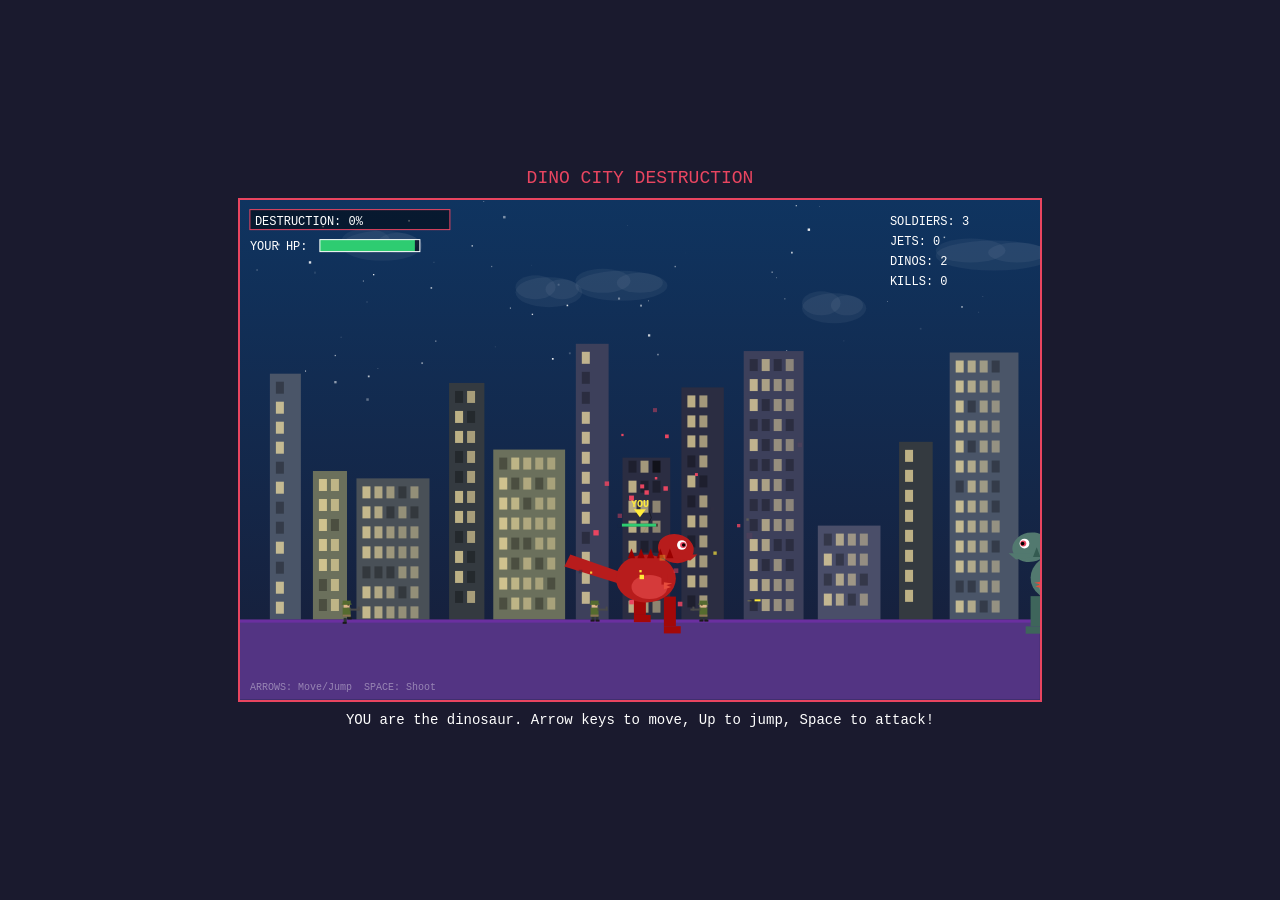
<file: dino_city_destruction/index.html>
<!DOCTYPE html>
<html lang="en">
<head>
    <meta charset="UTF-8">
    <meta name="viewport" content="width=device-width, initial-scale=1.0">
    <title>Dino City Destruction</title>
    <style>
        * { margin: 0; padding: 0; box-sizing: border-box; }
        body {
            background: #1a1a2e;
            display: flex;
            flex-direction: column;
            align-items: center;
            justify-content: center;
            height: 100vh;
            font-family: 'Courier New', monospace;
            overflow: hidden;
        }
        #gameCanvas {
            border: 2px solid #e94560;
            background: #16213e;
            image-rendering: pixelated;
        }
        #ui {
            color: #e94560;
            font-size: 18px;
            margin-bottom: 10px;
            text-align: center;
        }
        #message {
            color: #fff;
            font-size: 14px;
            margin-top: 10px;
            text-align: center;
            min-height: 20px;
        }
    </style>
</head>
<body>
    <div id="ui">DINO CITY DESTRUCTION</div>
    <canvas id="gameCanvas" width="800" height="500"></canvas>
    <div id="message">YOU are the dinosaur. Arrow keys to move, Up to jump, Space to attack!</div>
    <script>
const canvas = document.getElementById('gameCanvas');
const ctx = canvas.getContext('2d');
const messageEl = document.getElementById('message');

const messages = [
    "The dinosaurs are coming... wait, is that the military?",
    "The soldiers showed up! About time!",
    "The mayor finally approved the defense budget.",
    "Small arms vs giant dinosaurs. Bold strategy.",
    "The soldiers are... actually trying?",
    "Those tiny bullets don't seem to bother the dinos much.",
    "Send more soldiers! These ones keep getting stepped on!",
    "Insurance still doesn't cover dinosaur attacks.",
    "The soldiers are brave. Not smart, but brave.",
    "Narrator: The defense was... an attempt.",
    "Todd from accounting volunteered. He lasted 3 seconds.",
    "The dinosaurs seem mildly annoyed by the bullets.",
    "This is slightly less fine than before.",
    "Where did these dinosaurs even come from?",
    "City budget for dinosaur defense: $12.50.",
    "Soldier morale: questionable. Soldier aim: also questionable.",
    "The soldiers' training did NOT cover this.",
    "Reinforcements arriving! (They also look nervous.)",
    "At least someone is doing SOMETHING now.",
    "The dinosaurs seem offended that anyone would resist.",
    "IS THAT A JET?! THE AIR FORCE IS HERE!",
    "Missiles vs dinosaurs. Now we're talking.",
    "The jets cost $50 million each. The city is worth $12.",
    "The pilots are having WAY too much fun.",
    "MISSILE LOCK ACQUIRED. Fox two!",
    "The dinos did NOT see that coming.",
    "Air support requested. Air support GRANTED.",
    "Each missile costs more than a soldier's yearly salary.",
    "DID THAT DINOSAUR JUST SPIT A TOOTH AT A JET?!",
    "The dinos have anti-air capabilities. We're doomed.",
    "Dinosaur dental plan: weaponize everything.",
    "Those teeth grow back. The jets do not.",
];

// Colors
const SKY_TOP = '#0f3460';
const SKY_BOT = '#16213e';
const GROUND = '#533483';

// Buildings
let buildings = [];
let rubblePiles = [];
let dinos = [];
let particles = [];
let clouds = [];
let frameCount = 0;
let totalDestruction = 0;
let messageTimer = 0;
let currentMessage = 0;
let screenShake = 0;
let stars = [];
let soldiers = [];
let bullets = [];
let dinosKilled = 0;
let clawProjectiles = [];
let jets = [];
let missiles = [];
let toothProjectiles = [];
let playerDino = null;
const keys = {};
let playerShootCooldown = 0;

function init() {
    buildings = [];
    rubblePiles = [];
    dinos = [];
    particles = [];
    clouds = [];
    stars = [];
    soldiers = [];
    bullets = [];
    clawProjectiles = [];
    jets = [];
    missiles = [];
    toothProjectiles = [];
    playerShootCooldown = 0;
    totalDestruction = 0;
    dinosKilled = 0;
    currentMessage = 0;

    // Stars
    for (let i = 0; i < 60; i++) {
        stars.push({
            x: Math.random() * canvas.width,
            y: Math.random() * 200,
            size: Math.random() * 2 + 0.5,
            twinkle: Math.random() * Math.PI * 2
        });
    }

    // Generate city
    let x = 30;
    while (x < canvas.width - 30) {
        const w = 30 + Math.random() * 50;
        const h = 80 + Math.random() * 200;
        const floors = Math.floor(h / 20);
        const color = [
            '#4a4e69', '#6b705c', '#4a5568', '#5c5470', '#3d405b',
            '#2b2d42', '#495057', '#343a40'
        ][Math.floor(Math.random() * 8)];

        buildings.push({
            x, y: canvas.height - 80 - h, w, h,
            color,
            floors,
            hp: floors * 2,
            maxHp: floors * 2,
            windows: generateWindows(w, h, floors),
            destroyed: false,
            crumbling: false,
            crumbleTimer: 0
        });
        x += w + 5 + Math.random() * 15;
    }

    // Clouds
    for (let i = 0; i < 5; i++) {
        clouds.push({
            x: Math.random() * canvas.width,
            y: 30 + Math.random() * 100,
            w: 60 + Math.random() * 80,
            speed: 0.2 + Math.random() * 0.3
        });
    }

    // Spawn player dino
    const pSize = 1.2;
    playerDino = {
        x: canvas.width / 2,
        y: canvas.height - 80 - 50 * pSize,
        groundY: canvas.height - 80 - 50 * pSize,
        dir: 1,
        size: pSize,
        speed: 2.5,
        state: 'walking',
        target: null,
        attackTimer: 0,
        animFrame: 0,
        animTimer: 0,
        jawOpen: 0,
        color: '#b71c1c',
        roarTimer: 0,
        tailWag: 0,
        hp: 80,
        maxHp: 80,
        clawCooldown: 0,
        soldierTarget: null,
        toothCooldown: 0,
        isPlayer: true,
        vy: 0,
        jumping: false
    };
    dinos.push(playerDino);

    // Spawn initial AI dinos
    spawnDino();
    setTimeout(spawnDino, 3000);

    // Spawn initial soldiers
    for (let i = 0; i < 3; i++) {
        spawnSoldier();
    }
}

function generateWindows(bw, bh, floors) {
    const wins = [];
    const cols = Math.max(1, Math.floor((bw - 10) / 12));
    for (let row = 0; row < floors; row++) {
        for (let col = 0; col < cols; col++) {
            wins.push({
                rx: 6 + col * 12,
                ry: 8 + row * 20,
                lit: Math.random() > 0.3,
                broken: false
            });
        }
    }
    return wins;
}

function spawnDino() {
    const fromLeft = Math.random() > 0.5;
    const size = 0.8 + Math.random() * 0.6;
    dinos.push({
        x: fromLeft ? -60 : canvas.width + 60,
        y: canvas.height - 80 - 50 * size,
        dir: fromLeft ? 1 : -1,
        size,
        speed: 0.3 + Math.random() * 0.5,
        state: 'walking', // walking, attacking, roaring
        target: null,
        attackTimer: 0,
        animFrame: 0,
        animTimer: 0,
        jawOpen: 0,
        color: ['#2d6a4f', '#40916c', '#52796f', '#774936', '#6b4226'][Math.floor(Math.random() * 5)],
        roarTimer: 0,
        tailWag: 0,
        hp: Math.floor(10 + size * 60),
        maxHp: Math.floor(10 + size * 60),
        clawCooldown: 0,
        soldierTarget: null,
        toothCooldown: 0
    });
}

function spawnSoldier() {
    const x = 50 + Math.random() * (canvas.width - 100);
    soldiers.push({
        x,
        y: canvas.height - 80,
        dir: Math.random() > 0.5 ? 1 : -1,
        speed: 0.4 + Math.random() * 0.3,
        state: 'patrolling',
        target: null,
        shootCooldown: 0,
        hp: 3,
        animFrame: 0,
        animTimer: 0,
        remove: false
    });
}

function spawnJet() {
    const fromLeft = Math.random() > 0.5;
    const y = 40 + Math.random() * 80;
    jets.push({
        x: fromLeft ? -80 : canvas.width + 80,
        y,
        dir: fromLeft ? 1 : -1,
        speed: 2 + Math.random() * 1.5,
        missilesLeft: 2,
        missileCooldown: 0,
        hasFired: false,
        afterburner: 0,
        remove: false,
        crashing: false,
        crashAngle: 0,
        crashVy: 0,
        smokeTimer: 0
    });
}

function drawSky() {
    const grad = ctx.createLinearGradient(0, 0, 0, canvas.height - 80);
    grad.addColorStop(0, SKY_TOP);
    grad.addColorStop(1, SKY_BOT);
    ctx.fillStyle = grad;
    ctx.fillRect(0, 0, canvas.width, canvas.height);
}

function drawStars() {
    stars.forEach(s => {
        const alpha = 0.5 + Math.sin(s.twinkle + frameCount * 0.02) * 0.4;
        ctx.fillStyle = `rgba(255,255,255,${alpha})`;
        ctx.fillRect(s.x, s.y, s.size, s.size);
    });
}

function drawGround() {
    ctx.fillStyle = GROUND;
    ctx.fillRect(0, canvas.height - 80, canvas.width, 80);
    ctx.fillStyle = '#6b2fa0';
    ctx.fillRect(0, canvas.height - 80, canvas.width, 3);
}

function drawClouds() {
    clouds.forEach(c => {
        ctx.fillStyle = 'rgba(255,255,255,0.05)';
        ctx.beginPath();
        ctx.ellipse(c.x, c.y, c.w / 2, 15, 0, 0, Math.PI * 2);
        ctx.fill();
        ctx.beginPath();
        ctx.ellipse(c.x - c.w * 0.2, c.y - 5, c.w * 0.3, 12, 0, 0, Math.PI * 2);
        ctx.fill();
        ctx.beginPath();
        ctx.ellipse(c.x + c.w * 0.2, c.y - 3, c.w * 0.25, 10, 0, 0, Math.PI * 2);
        ctx.fill();
        c.x += c.speed;
        if (c.x > canvas.width + c.w) c.x = -c.w;
    });
}

function drawBuilding(b) {
    if (b.destroyed) return;

    const dmg = 1 - b.hp / b.maxHp;

    // Main structure
    ctx.fillStyle = b.color;
    if (b.crumbling) {
        // Shake while crumbling
        const shake = Math.sin(frameCount * 0.5) * b.crumbleTimer * 0.5;
        ctx.save();
        ctx.translate(shake, 0);
    }

    // Damaged top
    const topDamage = dmg * 20;
    ctx.fillRect(b.x, b.y + topDamage, b.w, b.h - topDamage);

    // Cracks
    if (dmg > 0.2) {
        ctx.strokeStyle = 'rgba(0,0,0,0.4)';
        ctx.lineWidth = 1;
        const numCracks = Math.floor(dmg * 5);
        for (let i = 0; i < numCracks; i++) {
            const cx = b.x + (i + 1) * b.w / (numCracks + 1);
            const cy = b.y + b.h * 0.3 + i * 20;
            ctx.beginPath();
            ctx.moveTo(cx, cy);
            ctx.lineTo(cx + 5, cy + 15);
            ctx.lineTo(cx - 3, cy + 30);
            ctx.stroke();
        }
    }

    // Windows
    b.windows.forEach(win => {
        if (win.ry < topDamage) return;
        if (win.broken) {
            ctx.fillStyle = 'rgba(0,0,0,0.6)';
        } else if (win.lit) {
            ctx.fillStyle = `rgba(255,234,167,${0.6 + Math.sin(frameCount * 0.01 + win.rx) * 0.2})`;
        } else {
            ctx.fillStyle = 'rgba(0,0,0,0.3)';
        }
        ctx.fillRect(b.x + win.rx, b.y + win.ry, 8, 12);
    });

    if (b.crumbling) ctx.restore();
}

function drawRubble(r) {
    ctx.fillStyle = r.color;
    // Pile of debris
    for (let i = 0; i < r.pieces.length; i++) {
        const p = r.pieces[i];
        ctx.fillRect(r.x + p.x, r.y + p.y, p.w, p.h);
    }
}

function drawDino(d) {
    ctx.save();
    ctx.translate(d.x, d.y);
    ctx.scale(d.dir * d.size, d.size);

    const bob = Math.sin(frameCount * 0.1) * 2;
    const legAnim = Math.sin(frameCount * 0.15) * 8;
    const tailWag = Math.sin(frameCount * 0.08) * 10;

    // Tail
    ctx.fillStyle = d.color;
    ctx.beginPath();
    ctx.moveTo(-15, 10 + bob);
    ctx.lineTo(-50 + tailWag, -5 + bob);
    ctx.lineTo(-55 + tailWag, 5 + bob);
    ctx.lineTo(-15, 20 + bob);
    ctx.fill();

    // Back leg
    ctx.fillStyle = darken(d.color, 20);
    ctx.fillRect(-5, 30 + bob, 10, 20 + legAnim);
    ctx.fillRect(-5, 50 + bob + legAnim, 14, 6);

    // Front leg
    ctx.fillRect(20, 30 + bob, 10, 20 - legAnim);
    ctx.fillRect(20, 50 + bob - legAnim, 14, 6);

    // Body
    ctx.fillStyle = d.color;
    ctx.beginPath();
    ctx.ellipse(5, 15 + bob, 25, 20, 0, 0, Math.PI * 2);
    ctx.fill();

    // Belly
    ctx.fillStyle = lighten(d.color, 30);
    ctx.beginPath();
    ctx.ellipse(8, 22 + bob, 15, 10, 0, 0, Math.PI * 2);
    ctx.fill();

    // Arms with claws
    ctx.fillStyle = d.color;
    ctx.fillRect(18, 12 + bob, 5, 8);
    // Claw on arm
    ctx.fillStyle = '#e74c3c';
    ctx.beginPath();
    ctx.moveTo(20, 20 + bob);
    ctx.lineTo(26, 22 + bob);
    ctx.lineTo(20, 24 + bob);
    ctx.fill();
    ctx.beginPath();
    ctx.moveTo(20, 18 + bob);
    ctx.lineTo(27, 19 + bob);
    ctx.lineTo(20, 21 + bob);
    ctx.fill();

    // Flash when shooting claw
    if (d.clawCooldown > 55) {
        ctx.fillStyle = 'rgba(231,76,60,0.6)';
        ctx.beginPath();
        ctx.arc(23, 20 + bob, 6, 0, Math.PI * 2);
        ctx.fill();
    }

    // Head
    ctx.fillStyle = d.color;
    const headY = -10 + bob;
    ctx.beginPath();
    ctx.ellipse(30, headY, 15, 12, 0.2, 0, Math.PI * 2);
    ctx.fill();

    // Jaw (opens when attacking/roaring)
    const jawAngle = d.jawOpen * 0.3;
    ctx.fillStyle = d.color;
    ctx.beginPath();
    ctx.moveTo(30, headY + 5);
    ctx.lineTo(48, headY + 5 + jawAngle * 15);
    ctx.lineTo(42, headY + 10 + jawAngle * 15);
    ctx.lineTo(28, headY + 8);
    ctx.fill();

    // Teeth
    if (d.jawOpen > 0.2) {
        ctx.fillStyle = '#fff';
        for (let t = 0; t < 4; t++) {
            const tx = 32 + t * 4;
            ctx.fillRect(tx, headY + 3, 2, 3);
            ctx.fillRect(tx, headY + 7 + jawAngle * 10, 2, 3);
        }
    }

    // Mouth interior
    if (d.jawOpen > 0.3) {
        ctx.fillStyle = '#c0392b';
        ctx.beginPath();
        ctx.ellipse(38, headY + 5 + jawAngle * 7, 6, 3 + jawAngle * 5, 0, 0, Math.PI * 2);
        ctx.fill();
    }

    // Eye
    ctx.fillStyle = '#fff';
    ctx.beginPath();
    ctx.arc(35, headY - 3, 4, 0, Math.PI * 2);
    ctx.fill();
    ctx.fillStyle = '#e94560';
    ctx.beginPath();
    ctx.arc(36, headY - 3, 2.5, 0, Math.PI * 2);
    ctx.fill();
    ctx.fillStyle = '#000';
    ctx.beginPath();
    ctx.arc(36.5, headY - 3, 1.5, 0, Math.PI * 2);
    ctx.fill();

    // Spikes on back
    ctx.fillStyle = darken(d.color, 30);
    for (let i = 0; i < 5; i++) {
        const sx = -10 + i * 8;
        const sy = -2 + bob;
        ctx.beginPath();
        ctx.moveTo(sx, sy);
        ctx.lineTo(sx + 3, sy - 8);
        ctx.lineTo(sx + 6, sy);
        ctx.fill();
    }

    // Roar effect
    if (d.state === 'roaring') {
        ctx.strokeStyle = 'rgba(233,69,96,0.5)';
        ctx.lineWidth = 2;
        for (let r = 0; r < 3; r++) {
            const radius = 10 + r * 8 + Math.sin(frameCount * 0.2) * 3;
            ctx.beginPath();
            ctx.arc(40, headY, radius, -0.5, 0.5);
            ctx.stroke();
        }
    }

    ctx.restore();
}

function darken(hex, amount) {
    const num = parseInt(hex.slice(1), 16);
    const r = Math.max(0, (num >> 16) - amount);
    const g = Math.max(0, ((num >> 8) & 0xff) - amount);
    const b = Math.max(0, (num & 0xff) - amount);
    return `rgb(${r},${g},${b})`;
}

function lighten(hex, amount) {
    const num = parseInt(hex.slice(1), 16);
    const r = Math.min(255, (num >> 16) + amount);
    const g = Math.min(255, ((num >> 8) & 0xff) + amount);
    const b = Math.min(255, (num & 0xff) + amount);
    return `rgb(${r},${g},${b})`;
}

function addParticles(x, y, color, count) {
    for (let i = 0; i < count; i++) {
        particles.push({
            x, y,
            vx: (Math.random() - 0.5) * 6,
            vy: -Math.random() * 5 - 1,
            life: 30 + Math.random() * 30,
            size: 2 + Math.random() * 4,
            color: Math.random() > 0.5 ? color : '#e94560'
        });
    }
}

function addSmoke(x, y) {
    for (let i = 0; i < 3; i++) {
        particles.push({
            x: x + (Math.random() - 0.5) * 20,
            y,
            vx: (Math.random() - 0.5) * 0.5,
            vy: -0.5 - Math.random() * 1,
            life: 60 + Math.random() * 40,
            size: 5 + Math.random() * 10,
            color: 'smoke'
        });
    }
}

function updatePlayerDino() {
    if (!playerDino || playerDino.remove) return;

    if (playerShootCooldown > 0) playerShootCooldown--;

    // Movement
    if (keys['ArrowLeft'] || keys['KeyA']) {
        playerDino.x -= playerDino.speed;
        playerDino.dir = -1;
    }
    if (keys['ArrowRight'] || keys['KeyD']) {
        playerDino.x += playerDino.speed;
        playerDino.dir = 1;
    }

    // Clamp to screen
    playerDino.x = Math.max(30, Math.min(canvas.width - 30, playerDino.x));

    // Jump
    if ((keys['ArrowUp'] || keys['KeyW']) && !playerDino.jumping) {
        playerDino.jumping = true;
        playerDino.vy = -8;
    }

    // Gravity
    if (playerDino.jumping) {
        playerDino.vy += 0.35;
        playerDino.y += playerDino.vy;
        if (playerDino.y >= playerDino.groundY) {
            playerDino.y = playerDino.groundY;
            playerDino.jumping = false;
            playerDino.vy = 0;
        }
    }

    // Shoot claws + teeth with spacebar
    if (keys['Space'] && playerShootCooldown <= 0) {
        playerShootCooldown = 12;

        // Shoot claw at nearest soldier
        const clawX = playerDino.x + playerDino.dir * 20 * playerDino.size;
        const clawY = playerDino.y + 12 * playerDino.size;
        clawProjectiles.push({
            x: clawX,
            y: clawY,
            vx: playerDino.dir * 5,
            vy: 1,
            life: 80,
            size: playerDino.size,
            remove: false
        });
        addParticles(clawX, clawY, '#e74c3c', 3);

        // Also shoot a tooth upward if jets exist
        if (jets.length > 0) {
            const headX = playerDino.x + playerDino.dir * 30 * playerDino.size;
            const headY = playerDino.y - 10 * playerDino.size;
            let targetJet = null;
            let jDist = Infinity;
            jets.forEach(j => {
                if (j.crashing) return;
                const dist = Math.abs(playerDino.x - j.x);
                if (dist < jDist) { jDist = dist; targetJet = j; }
            });
            if (targetJet) {
                const timeToHit = jDist / 9;
                const leadX = targetJet.x + targetJet.dir * targetJet.speed * timeToHit * 0.7;
                const ldx = leadX - headX;
                const ldy = targetJet.y - headY;
                const ldist = Math.sqrt(ldx * ldx + ldy * ldy) || 1;
                toothProjectiles.push({
                    x: headX, y: headY,
                    vx: (ldx / ldist) * 8,
                    vy: (ldy / ldist) * 8,
                    life: 90, spin: 0, remove: false
                });
            }
        }

        playerDino.jawOpen = 0.8;
    }

    // Jaw close
    playerDino.jawOpen = Math.max(0, playerDino.jawOpen - 0.05);

    // Animate
    playerDino.animTimer++;
    if (playerDino.animTimer > 10) {
        playerDino.animFrame = (playerDino.animFrame + 1) % 4;
        playerDino.animTimer = 0;
    }

    // Stomp soldiers on contact
    soldiers.forEach(s => {
        const dist = Math.abs(playerDino.x - s.x);
        if (dist < 20 * playerDino.size) {
            s.hp = 0;
            s.remove = true;
            addParticles(s.x, s.y - 6, '#c0392b', 8);
        }
    });

    // Attack buildings on contact
    buildings.forEach(b => {
        if (b.destroyed) return;
        const bCenter = b.x + b.w / 2;
        if (Math.abs(playerDino.x - bCenter) < 30 * playerDino.size) {
            if (frameCount % 15 === 0) {
                b.hp--;
                screenShake = 3;
                const intactWindows = b.windows.filter(w => !w.broken);
                if (intactWindows.length > 0) {
                    const win = intactWindows[Math.floor(Math.random() * intactWindows.length)];
                    win.broken = true;
                    win.lit = false;
                }
                addParticles(bCenter, b.y + b.h * 0.3, b.color, 5);
                if (b.hp <= 0) {
                    b.crumbling = true;
                    b.crumbleTimer = 0;
                }
            }
        }
    });

    // Player dino death
    if (playerDino.hp <= 0) {
        playerDino.remove = true;
        addParticles(playerDino.x, playerDino.y, playerDino.color, 30);
        addParticles(playerDino.x, playerDino.y - 20, '#e94560', 20);
        for (let i = 0; i < 5; i++) {
            addSmoke(playerDino.x + (Math.random() - 0.5) * 40, playerDino.y - Math.random() * 30);
        }
        screenShake = 10;
        playerDino = null;
    }
}

function updateDinos() {
    dinos.forEach(d => {
        if (d.isPlayer) return; // player dino handled separately

        d.animTimer++;
        if (d.animTimer > 10) {
            d.animFrame = (d.animFrame + 1) % 4;
            d.animTimer = 0;
        }
        if (d.clawCooldown > 0) d.clawCooldown--;
        if (d.toothCooldown > 0) d.toothCooldown--;

        // Shoot teeth at jets flying overhead
        if (d.toothCooldown <= 0 && jets.length > 0) {
            let nearestJet = null;
            let jDist = 350;
            jets.forEach(j => {
                if (j.crashing) return;
                const dist = Math.abs(d.x - j.x);
                if (dist < jDist) {
                    jDist = dist;
                    nearestJet = j;
                }
            });
            if (nearestJet) {
                d.toothCooldown = 20 + Math.floor(Math.random() * 15);
                d.jawOpen = 1; // open mouth wide to spit tooth
                // Shoot from mouth toward the jet — lead heavily
                const headX = d.x + d.dir * 30 * d.size;
                const headY = d.y - 10 * d.size;
                const timeToHit = jDist / 8; // estimate frames to reach
                const leadX = nearestJet.x + nearestJet.dir * nearestJet.speed * timeToHit * 0.7;
                const leadY = nearestJet.y;
                const ldx = leadX - headX;
                const ldy = leadY - headY;
                const ldist = Math.sqrt(ldx * ldx + ldy * ldy) || 1;
                const toothSpeed = 7 + Math.random() * 2;
                toothProjectiles.push({
                    x: headX,
                    y: headY,
                    vx: (ldx / ldist) * toothSpeed,
                    vy: (ldy / ldist) * toothSpeed,
                    life: 90,
                    spin: 0,
                    remove: false
                });
                addParticles(headX, headY, '#fff', 2);
            }
        }

        // Shoot claws at nearby soldiers (works in any state)
        if (d.clawCooldown <= 0 && soldiers.length > 0) {
            // Find nearest soldier
            let nearestSoldier = null;
            let sDist = 250;
            soldiers.forEach(s => {
                const dist = Math.abs(d.x - s.x);
                if (dist < sDist) {
                    sDist = dist;
                    nearestSoldier = s;
                }
            });
            if (nearestSoldier) {
                d.clawCooldown = 60 + Math.floor(Math.random() * 40);
                d.soldierTarget = nearestSoldier;
                // Shoot claw projectile from the dino's small arms
                const clawDir = nearestSoldier.x > d.x ? 1 : -1;
                const startX = d.x + clawDir * 20 * d.size;
                const startY = d.y + 12 * d.size;
                const dx = nearestSoldier.x - startX;
                const dy = nearestSoldier.y - 6 - startY;
                const dist = Math.sqrt(dx * dx + dy * dy) || 1;
                clawProjectiles.push({
                    x: startX,
                    y: startY,
                    vx: (dx / dist) * 4,
                    vy: (dy / dist) * 4,
                    life: 80,
                    size: d.size,
                    remove: false
                });
                // Claw launch particles
                addParticles(startX, startY, '#e74c3c', 3);
            }
        }

        switch (d.state) {
            case 'walking':
                d.x += d.speed * d.dir;
                d.jawOpen = Math.max(0, d.jawOpen - 0.05);

                // Find target building
                if (!d.target) {
                    const standing = buildings.filter(b => !b.destroyed);
                    if (standing.length === 0) {
                        // All destroyed, walk off screen
                        if (d.x < -100 || d.x > canvas.width + 100) {
                            d.remove = true;
                        }
                        break;
                    }
                    // Find nearest building in walking direction
                    let nearest = null;
                    let minDist = Infinity;
                    standing.forEach(b => {
                        const bCenter = b.x + b.w / 2;
                        const dist = Math.abs(d.x - bCenter);
                        if (dist < minDist) {
                            minDist = dist;
                            nearest = b;
                        }
                    });
                    d.target = nearest;
                }

                if (d.target && !d.target.destroyed) {
                    const bCenter = d.target.x + d.target.w / 2;
                    d.dir = bCenter > d.x ? 1 : -1;
                    if (Math.abs(d.x - bCenter) < 40 * d.size) {
                        // Random chance to roar first
                        if (Math.random() > 0.7) {
                            d.state = 'roaring';
                            d.roarTimer = 60;
                        } else {
                            d.state = 'attacking';
                        }
                        d.attackTimer = 0;
                    }
                }

                // Occasionally roar while walking
                if (Math.random() < 0.003) {
                    d.state = 'roaring';
                    d.roarTimer = 40;
                }
                break;

            case 'roaring':
                d.jawOpen = Math.min(1, d.jawOpen + 0.1);
                d.roarTimer--;
                screenShake = Math.max(screenShake, 2);
                if (d.roarTimer <= 0) {
                    d.state = d.target && !d.target.destroyed ? 'attacking' : 'walking';
                    d.attackTimer = 0;
                }
                break;

            case 'attacking':
                d.attackTimer++;
                d.jawOpen = 0.3 + Math.sin(d.attackTimer * 0.2) * 0.5;

                if (d.attackTimer % 20 === 0 && d.target && !d.target.destroyed) {
                    d.target.hp--;
                    screenShake = 4;

                    // Break windows
                    const intactWindows = d.target.windows.filter(w => !w.broken);
                    if (intactWindows.length > 0) {
                        const win = intactWindows[Math.floor(Math.random() * intactWindows.length)];
                        win.broken = true;
                        win.lit = false;
                    }

                    addParticles(
                        d.target.x + d.target.w / 2,
                        d.target.y + d.target.h * 0.3,
                        d.target.color,
                        8
                    );
                    addSmoke(d.target.x + d.target.w / 2, d.target.y);

                    if (d.target.hp <= 0) {
                        d.target.crumbling = true;
                        d.target.crumbleTimer = 0;
                    }
                }

                if (d.target && d.target.destroyed) {
                    d.target = null;
                    d.state = 'walking';
                    d.jawOpen = 0;
                    // Briefly roar in triumph
                    d.state = 'roaring';
                    d.roarTimer = 30;
                }

                // Occasionally switch targets
                if (d.attackTimer > 100 && Math.random() < 0.01) {
                    d.target = null;
                    d.state = 'walking';
                }
                break;
        }
    });

    dinos = dinos.filter(d => !d.remove);
}

function updateClawProjectiles() {
    clawProjectiles.forEach(c => {
        c.x += c.vx;
        c.y += c.vy;
        c.life--;
        if (c.life <= 0) { c.remove = true; return; }

        // Check hit on soldiers
        soldiers.forEach(s => {
            const dx = c.x - s.x;
            const dy = c.y - (s.y - 8);
            if (Math.abs(dx) < 10 && Math.abs(dy) < 12) {
                c.remove = true;
                s.hp--;
                addParticles(c.x, c.y, '#e74c3c', 5);
                if (s.hp <= 0) {
                    s.remove = true;
                    addParticles(s.x, s.y - 6, '#c0392b', 10);
                }
            }
        });
    });
    clawProjectiles = clawProjectiles.filter(c => !c.remove);
}

function updateToothProjectiles() {
    toothProjectiles.forEach(t => {
        t.x += t.vx;
        t.y += t.vy;
        t.vy += 0.03; // slight gravity
        t.spin += 0.2;
        t.life--;
        if (t.life <= 0) { t.remove = true; return; }

        // Check hit on jets
        jets.forEach(j => {
            if (j.crashing) return;
            const dx = t.x - j.x;
            const dy = t.y - j.y;
            if (Math.abs(dx) < 30 && Math.abs(dy) < 18) {
                t.remove = true;
                // Don't remove — start crashing
                j.crashing = true;
                j.crashVy = 0.5;
                j.speed *= 0.5; // slow down
                screenShake = 4;
                // Initial hit sparks
                addParticles(j.x, j.y, '#f39c12', 10);
                addParticles(j.x, j.y, '#636e72', 5);
            }
        });

        // Off screen
        if (t.y < -20 || t.x < -20 || t.x > canvas.width + 20) {
            t.remove = true;
        }
    });
    toothProjectiles = toothProjectiles.filter(t => !t.remove);
}

function updateJets() {
    jets.forEach(j => {
        if (j.crashing) {
            // Spiral down slowly
            j.x += j.speed * j.dir;
            j.crashVy += 0.08; // accelerate downward
            j.y += j.crashVy;
            j.crashAngle += j.dir * 0.03; // slow rotation
            j.speed *= 0.995; // gradually slow

            // Trailing smoke and fire
            j.smokeTimer++;
            if (j.smokeTimer % 3 === 0) {
                addSmoke(j.x + (Math.random() - 0.5) * 10, j.y);
            }
            if (j.smokeTimer % 5 === 0) {
                addParticles(j.x - j.dir * 10, j.y, '#f39c12', 2);
            }

            // Hit the ground — big explosion
            if (j.y >= canvas.height - 80) {
                j.remove = true;
                screenShake = 10;
                addParticles(j.x, canvas.height - 85, '#636e72', 25);
                addParticles(j.x, canvas.height - 85, '#f39c12', 20);
                addParticles(j.x, canvas.height - 85, '#e74c3c', 15);
                for (let i = 0; i < 6; i++) {
                    addSmoke(j.x + (Math.random() - 0.5) * 60, canvas.height - 80 - Math.random() * 30);
                }
                // Damage nearby soldiers in the crash
                soldiers.forEach(s => {
                    if (Math.abs(s.x - j.x) < 50) {
                        s.hp = 0;
                        s.remove = true;
                        addParticles(s.x, s.y - 6, '#e74c3c', 6);
                    }
                });
            }
            return;
        }

        j.x += j.speed * j.dir;
        j.afterburner = Math.sin(frameCount * 0.5) * 0.5 + 0.5;
        if (j.missileCooldown > 0) j.missileCooldown--;

        // Fire missiles at dinos as the jet flies over them
        if (j.missilesLeft > 0 && j.missileCooldown <= 0 && dinos.length > 0) {
            // Find a dino roughly below the jet
            dinos.forEach(d => {
                if (j.missilesLeft <= 0) return;
                const dx = Math.abs(j.x - d.x);
                if (dx < 60) {
                    j.missilesLeft--;
                    j.missileCooldown = 30;
                    j.hasFired = true;
                    missiles.push({
                        x: j.x,
                        y: j.y + 10,
                        targetX: d.x,
                        targetY: d.y,
                        target: d,
                        vx: j.dir * 1,
                        vy: 2,
                        life: 120,
                        trail: [],
                        remove: false
                    });
                    // Launch particles
                    addParticles(j.x, j.y + 10, '#f39c12', 4);
                }
            });
        }

        // Remove jet when it flies off screen
        if ((j.dir > 0 && j.x > canvas.width + 100) || (j.dir < 0 && j.x < -100)) {
            j.remove = true;
        }
    });
    jets = jets.filter(j => !j.remove);
}

function updateMissiles() {
    missiles.forEach(m => {
        // Guide toward target
        if (m.target && !m.target.remove) {
            const dx = m.target.x - m.x;
            const dy = m.target.y - m.y;
            const dist = Math.sqrt(dx * dx + dy * dy) || 1;
            m.vx += (dx / dist) * 0.3;
            m.vy += (dy / dist) * 0.3;
            // Cap speed
            const spd = Math.sqrt(m.vx * m.vx + m.vy * m.vy);
            if (spd > 5) {
                m.vx = (m.vx / spd) * 5;
                m.vy = (m.vy / spd) * 5;
            }
        } else {
            m.vy += 0.1; // gravity if no target
        }

        m.x += m.vx;
        m.y += m.vy;
        m.life--;

        // Smoke trail
        m.trail.push({ x: m.x, y: m.y, life: 20 });
        m.trail = m.trail.filter(t => { t.life--; return t.life > 0; });

        if (m.life <= 0) { m.remove = true; return; }

        // Check hit on dinos
        dinos.forEach(d => {
            const dx = m.x - d.x;
            const dy = m.y - (d.y + 10);
            if (Math.abs(dx) < 25 * d.size && Math.abs(dy) < 30 * d.size) {
                m.remove = true;
                // Missiles do big damage
                d.hp -= 8;
                screenShake = 8;
                // Big explosion
                addParticles(m.x, m.y, '#f39c12', 20);
                addParticles(m.x, m.y, '#e74c3c', 15);
                addParticles(m.x, m.y, '#fff', 5);
                for (let i = 0; i < 3; i++) {
                    addSmoke(m.x + (Math.random() - 0.5) * 30, m.y - Math.random() * 20);
                }
                if (d.hp <= 0) {
                    d.remove = true;
                    dinosKilled++;
                    screenShake = 10;
                    addParticles(d.x, d.y, d.color, 30);
                    addParticles(d.x, d.y - 20, '#e94560', 20);
                    for (let i = 0; i < 6; i++) {
                        addSmoke(d.x + (Math.random() - 0.5) * 50, d.y - Math.random() * 40);
                    }
                }
            }
        });

        // Hit ground = explode
        if (m.y > canvas.height - 80) {
            m.remove = true;
            addParticles(m.x, canvas.height - 80, '#f39c12', 10);
            addSmoke(m.x, canvas.height - 85);
            screenShake = 3;
        }
    });
    missiles = missiles.filter(m => !m.remove);
}

function updateBuildings() {
    buildings.forEach(b => {
        if (b.crumbling && !b.destroyed) {
            b.crumbleTimer++;
            if (b.crumbleTimer > 30) {
                b.destroyed = true;
                totalDestruction++;

                // Create rubble
                const pieces = [];
                for (let i = 0; i < 15; i++) {
                    pieces.push({
                        x: Math.random() * b.w - b.w * 0.3,
                        y: -Math.random() * 15,
                        w: 4 + Math.random() * 10,
                        h: 3 + Math.random() * 6
                    });
                }
                rubblePiles.push({
                    x: b.x + b.w / 2,
                    y: canvas.height - 80 - 10,
                    color: b.color,
                    pieces
                });

                // Big explosion of particles
                addParticles(b.x + b.w / 2, b.y + b.h / 2, b.color, 30);
                for (let i = 0; i < 5; i++) {
                    addSmoke(b.x + Math.random() * b.w, b.y + Math.random() * b.h * 0.5);
                }
                screenShake = 8;
            }
        }
    });
}

function updateParticles() {
    particles.forEach(p => {
        p.x += p.vx;
        p.y += p.vy;
        if (p.color === 'smoke') {
            p.vy -= 0.01;
            p.size += 0.1;
        } else {
            p.vy += 0.15;
        }
        p.life--;
    });
    particles = particles.filter(p => p.life > 0);
}

function updateSoldiers() {
    soldiers.forEach(s => {
        s.animTimer++;
        if (s.animTimer > 12) {
            s.animFrame = (s.animFrame + 1) % 4;
            s.animTimer = 0;
        }
        if (s.shootCooldown > 0) s.shootCooldown--;

        switch (s.state) {
            case 'patrolling':
                s.x += s.speed * s.dir;
                // Turn around at edges
                if (s.x < 20 || s.x > canvas.width - 20) s.dir *= -1;

                // Look for nearby dinos
                let nearest = null;
                let minDist = 200;
                dinos.forEach(d => {
                    const dist = Math.abs(s.x - d.x);
                    if (dist < minDist) {
                        minDist = dist;
                        nearest = d;
                    }
                });
                if (nearest) {
                    s.target = nearest;
                    s.state = 'shooting';
                    s.dir = nearest.x > s.x ? 1 : -1;
                }
                break;

            case 'shooting':
                // Check if target still alive and in range
                if (!s.target || s.target.hp <= 0 || !dinos.includes(s.target)) {
                    s.target = null;
                    s.state = 'patrolling';
                    break;
                }
                const dist = Math.abs(s.x - s.target.x);
                if (dist > 250) {
                    s.target = null;
                    s.state = 'patrolling';
                    break;
                }
                s.dir = s.target.x > s.x ? 1 : -1;

                // Fire!
                if (s.shootCooldown <= 0) {
                    s.shootCooldown = 35;
                    const gunX = s.x + s.dir * 8;
                    const gunY = s.y - 10;
                    bullets.push({
                        x: gunX,
                        y: gunY,
                        vx: s.dir * 5,
                        vy: -0.3,
                        life: 60,
                        remove: false
                    });
                    // Muzzle flash
                    addParticles(gunX, gunY, '#ffeb3b', 3);
                }
                break;
        }

        // Check collision with dinos — dinos stomp soldiers
        dinos.forEach(d => {
            const dist = Math.abs(s.x - d.x);
            if (dist < 20 * d.size && (d.state === 'walking' || d.state === 'attacking')) {
                s.hp--;
                if (s.hp <= 0) {
                    s.remove = true;
                    addParticles(s.x, s.y - 6, '#c0392b', 8);
                }
            }
        });
    });
    soldiers = soldiers.filter(s => !s.remove);
}

function updateBullets() {
    bullets.forEach(b => {
        b.x += b.vx;
        b.y += b.vy;
        b.life--;
        if (b.life <= 0) { b.remove = true; return; }

        // Check hit on dinos
        dinos.forEach(d => {
            const dx = b.x - d.x;
            const dy = b.y - (d.y + 10);
            if (Math.abs(dx) < 25 * d.size && Math.abs(dy) < 30 * d.size) {
                b.remove = true;
                d.hp -= 2;
                addParticles(b.x, b.y, '#ffeb3b', 4);
                if (d.hp <= 0) {
                    d.remove = true;
                    dinosKilled++;
                    screenShake = 6;
                    addParticles(d.x, d.y, d.color, 25);
                    addParticles(d.x, d.y - 20, '#e94560', 15);
                    for (let i = 0; i < 4; i++) {
                        addSmoke(d.x + (Math.random() - 0.5) * 40, d.y - Math.random() * 30);
                    }
                }
            }
        });
    });
    bullets = bullets.filter(b => !b.remove);
}

function drawParticles() {
    particles.forEach(p => {
        const alpha = Math.min(1, p.life / 20);
        if (p.color === 'smoke') {
            ctx.fillStyle = `rgba(100,100,100,${alpha * 0.3})`;
            ctx.beginPath();
            ctx.arc(p.x, p.y, p.size, 0, Math.PI * 2);
            ctx.fill();
        } else {
            ctx.fillStyle = p.color;
            ctx.globalAlpha = alpha;
            ctx.fillRect(p.x, p.y, p.size, p.size);
            ctx.globalAlpha = 1;
        }
    });
}

function drawSoldier(s) {
    ctx.save();
    ctx.translate(s.x, s.y);

    const legAnim = s.state === 'patrolling' ? Math.sin(frameCount * 0.2) * 3 : 0;

    // Legs
    ctx.fillStyle = '#2d3436';
    ctx.fillRect(-3, -4 + legAnim, 3, 5);
    ctx.fillRect(1, -4 - legAnim, 3, 5);

    // Boots
    ctx.fillStyle = '#1a1a1a';
    ctx.fillRect(-4, 0 + legAnim, 4, 2);
    ctx.fillRect(1, 0 - legAnim, 4, 2);

    // Body
    ctx.fillStyle = '#556b2f';
    ctx.fillRect(-4, -12, 8, 9);

    // Belt
    ctx.fillStyle = '#8b7355';
    ctx.fillRect(-4, -5, 8, 2);

    // Head
    ctx.fillStyle = '#deb887';
    ctx.fillRect(-3, -17, 6, 5);

    // Helmet
    ctx.fillStyle = '#556b2f';
    ctx.fillRect(-4, -19, 8, 4);
    ctx.fillRect(-5, -16, 10, 1);

    // Eyes
    ctx.fillStyle = '#000';
    if (s.dir > 0) {
        ctx.fillRect(1, -15, 1, 1);
    } else {
        ctx.fillRect(-2, -15, 1, 1);
    }

    // Gun
    ctx.fillStyle = '#4a4a4a';
    const gunDir = s.dir;
    ctx.fillRect(gunDir * 3, -11, gunDir * 10, 2);
    ctx.fillRect(gunDir * 11, -13, 2, 4);

    // Muzzle flash when shooting
    if (s.state === 'shooting' && s.shootCooldown > 30) {
        ctx.fillStyle = '#ffeb3b';
        ctx.fillRect(gunDir * 13, -13, gunDir * 4, 4);
    }

    ctx.restore();
}

function drawBullet(b) {
    ctx.fillStyle = '#ffeb3b';
    ctx.fillRect(b.x - 3, b.y - 1, 6, 2);
    // Trail
    ctx.fillStyle = 'rgba(255,235,59,0.3)';
    ctx.fillRect(b.x - b.vx * 2, b.y, 4, 1);
}

function drawClawProjectile(c) {
    ctx.save();
    ctx.translate(c.x, c.y);
    const angle = Math.atan2(c.vy, c.vx);
    ctx.rotate(angle);
    const s = c.size;

    // Spinning claw shape
    const spin = frameCount * 0.3;
    ctx.rotate(spin);

    ctx.fillStyle = '#e74c3c';
    // Three curved claw blades
    for (let i = 0; i < 3; i++) {
        ctx.rotate(Math.PI * 2 / 3);
        ctx.beginPath();
        ctx.moveTo(0, 0);
        ctx.lineTo(3 * s, -6 * s);
        ctx.lineTo(1 * s, -3 * s);
        ctx.fill();
    }

    // Center
    ctx.fillStyle = '#c0392b';
    ctx.beginPath();
    ctx.arc(0, 0, 2 * s, 0, Math.PI * 2);
    ctx.fill();

    // Glow trail
    ctx.restore();
    ctx.fillStyle = `rgba(231,76,60,0.3)`;
    ctx.beginPath();
    ctx.arc(c.x - c.vx, c.y - c.vy, 4 * c.size, 0, Math.PI * 2);
    ctx.fill();
}

function drawToothProjectile(t) {
    ctx.save();
    ctx.translate(t.x, t.y);
    ctx.rotate(t.spin);

    // Tooth shape - white triangle with a root
    ctx.fillStyle = '#fff';
    ctx.beginPath();
    ctx.moveTo(0, -5);
    ctx.lineTo(-3, 3);
    ctx.lineTo(3, 3);
    ctx.closePath();
    ctx.fill();

    // Root
    ctx.fillStyle = '#f5e6ca';
    ctx.fillRect(-1.5, 3, 3, 3);

    ctx.restore();

    // Small trail
    ctx.fillStyle = 'rgba(255,255,255,0.2)';
    ctx.beginPath();
    ctx.arc(t.x - t.vx, t.y - t.vy, 3, 0, Math.PI * 2);
    ctx.fill();
}

function drawJet(j) {
    ctx.save();
    ctx.translate(j.x, j.y);
    if (j.crashing) {
        ctx.rotate(j.crashAngle);
    }
    ctx.scale(j.dir, 1);

    // Afterburner flame (flickers when crashing)
    const flameLen = j.crashing
        ? 4 + Math.random() * 6
        : 10 + j.afterburner * 8;
    ctx.fillStyle = '#f39c12';
    ctx.beginPath();
    ctx.moveTo(-18, -1);
    ctx.lineTo(-18 - flameLen, 0);
    ctx.lineTo(-18, 2);
    ctx.fill();
    ctx.fillStyle = '#e74c3c';
    ctx.beginPath();
    ctx.moveTo(-18, 0);
    ctx.lineTo(-18 - flameLen * 0.6, 0.5);
    ctx.lineTo(-18, 1);
    ctx.fill();

    // Main body
    ctx.fillStyle = '#636e72';
    ctx.beginPath();
    ctx.moveTo(22, 0);
    ctx.lineTo(15, -4);
    ctx.lineTo(-18, -3);
    ctx.lineTo(-18, 4);
    ctx.lineTo(15, 4);
    ctx.closePath();
    ctx.fill();

    // Cockpit
    ctx.fillStyle = '#74b9ff';
    ctx.beginPath();
    ctx.ellipse(14, -1, 5, 3, -0.1, 0, Math.PI * 2);
    ctx.fill();

    // Wings
    ctx.fillStyle = '#4a5568';
    // Top wing
    ctx.beginPath();
    ctx.moveTo(2, -3);
    ctx.lineTo(-5, -14);
    ctx.lineTo(-10, -14);
    ctx.lineTo(-8, -3);
    ctx.fill();
    // Bottom wing
    ctx.beginPath();
    ctx.moveTo(2, 4);
    ctx.lineTo(-5, 14);
    ctx.lineTo(-10, 14);
    ctx.lineTo(-8, 4);
    ctx.fill();

    // Tail fin
    ctx.fillStyle = '#4a5568';
    ctx.beginPath();
    ctx.moveTo(-15, -3);
    ctx.lineTo(-20, -10);
    ctx.lineTo(-22, -10);
    ctx.lineTo(-18, -3);
    ctx.fill();

    // Missile hardpoints (show remaining missiles)
    if (j.missilesLeft >= 1) {
        ctx.fillStyle = '#dfe6e9';
        ctx.fillRect(-4, 6, 8, 2);
        ctx.fillStyle = '#e74c3c';
        ctx.fillRect(3, 5, 3, 3);
    }
    if (j.missilesLeft >= 2) {
        ctx.fillStyle = '#dfe6e9';
        ctx.fillRect(-4, -8, 8, 2);
        ctx.fillStyle = '#e74c3c';
        ctx.fillRect(3, -9, 3, 3);
    }

    // Damage effects when crashing
    if (j.crashing) {
        // Fire on the fuselage
        ctx.fillStyle = `rgba(243,156,18,${0.5 + Math.random() * 0.3})`;
        ctx.beginPath();
        ctx.arc(-5 + Math.random() * 10, Math.random() * 4 - 2, 4 + Math.random() * 3, 0, Math.PI * 2);
        ctx.fill();
        // Black smoke damage marks
        ctx.fillStyle = 'rgba(0,0,0,0.4)';
        ctx.fillRect(-12, -2, 6, 3);
        ctx.fillRect(2, 1, 5, 2);
    }

    ctx.restore();
}

function drawMissile(m) {
    // Draw smoke trail
    m.trail.forEach(t => {
        const alpha = t.life / 20;
        ctx.fillStyle = `rgba(200,200,200,${alpha * 0.4})`;
        ctx.beginPath();
        ctx.arc(t.x, t.y, 2 + (1 - alpha) * 3, 0, Math.PI * 2);
        ctx.fill();
    });

    // Draw missile body
    ctx.save();
    ctx.translate(m.x, m.y);
    const angle = Math.atan2(m.vy, m.vx);
    ctx.rotate(angle);

    // Body
    ctx.fillStyle = '#dfe6e9';
    ctx.fillRect(-6, -2, 12, 4);

    // Nose cone
    ctx.fillStyle = '#e74c3c';
    ctx.beginPath();
    ctx.moveTo(6, -2);
    ctx.lineTo(10, 0);
    ctx.lineTo(6, 2);
    ctx.fill();

    // Fins
    ctx.fillStyle = '#636e72';
    ctx.beginPath();
    ctx.moveTo(-6, -2);
    ctx.lineTo(-8, -5);
    ctx.lineTo(-4, -2);
    ctx.fill();
    ctx.beginPath();
    ctx.moveTo(-6, 2);
    ctx.lineTo(-8, 5);
    ctx.lineTo(-4, 2);
    ctx.fill();

    // Exhaust flame
    ctx.fillStyle = '#f39c12';
    ctx.beginPath();
    ctx.moveTo(-6, -1);
    ctx.lineTo(-10 - Math.random() * 4, 0);
    ctx.lineTo(-6, 1);
    ctx.fill();

    ctx.restore();
}

function drawDinoHpBar(d) {
    if (d.hp >= d.maxHp) return;
    const barW = 30 * d.size;
    const barH = 3;
    const barX = d.x - barW / 2;
    const barY = d.y - 30 * d.size;
    const pct = d.hp / d.maxHp;

    ctx.fillStyle = 'rgba(0,0,0,0.5)';
    ctx.fillRect(barX, barY, barW, barH);
    ctx.fillStyle = pct > 0.5 ? '#2ecc71' : pct > 0.25 ? '#f39c12' : '#e74c3c';
    ctx.fillRect(barX, barY, barW * pct, barH);
}

function drawDestructionMeter() {
    const total = buildings.length;
    const destroyed = totalDestruction;
    const pct = destroyed / total;

    ctx.fillStyle = 'rgba(0,0,0,0.5)';
    ctx.fillRect(10, 10, 200, 20);
    ctx.fillStyle = '#e94560';
    ctx.fillRect(10, 10, 200 * pct, 20);
    ctx.strokeStyle = '#e94560';
    ctx.strokeRect(10, 10, 200, 20);

    ctx.fillStyle = '#fff';
    ctx.font = '12px Courier New';
    ctx.fillText(`DESTRUCTION: ${Math.floor(pct * 100)}%`, 15, 25);

    ctx.fillText(`SOLDIERS: ${soldiers.length}`, canvas.width - 150, 25);
    ctx.fillText(`JETS: ${jets.length}`, canvas.width - 150, 45);
    ctx.fillText(`DINOS: ${dinos.length}`, canvas.width - 150, 65);
    ctx.fillText(`KILLS: ${dinosKilled}`, canvas.width - 150, 85);

    // Player HP bar
    if (playerDino && !playerDino.remove) {
        ctx.fillStyle = '#fff';
        ctx.fillText('YOUR HP:', 10, 50);
        ctx.fillStyle = 'rgba(0,0,0,0.5)';
        ctx.fillRect(80, 40, 100, 12);
        const hpPct = playerDino.hp / playerDino.maxHp;
        ctx.fillStyle = hpPct > 0.5 ? '#2ecc71' : hpPct > 0.25 ? '#f39c12' : '#e74c3c';
        ctx.fillRect(80, 40, 100 * hpPct, 12);
        ctx.strokeStyle = '#fff';
        ctx.strokeRect(80, 40, 100, 12);
    } else if (!playerDino) {
        ctx.fillStyle = '#e74c3c';
        ctx.fillText('YOU DIED', 10, 50);
    }

    // Controls hint
    ctx.fillStyle = 'rgba(255,255,255,0.4)';
    ctx.font = '10px Courier New';
    ctx.fillText('ARROWS: Move/Jump  SPACE: Shoot', 10, canvas.height - 10);
}

function update() {
    frameCount++;

    updatePlayerDino();
    updateDinos();
    updateBuildings();
    updateSoldiers();
    updateBullets();
    updateClawProjectiles();
    updateToothProjectiles();
    updateJets();
    updateMissiles();
    updateParticles();

    // Spawn more dinos over time
    if (frameCount % 600 === 0 && dinos.length < 5) {
        spawnDino();
    }

    // Spawn more soldiers over time
    if (frameCount % 400 === 0 && soldiers.length < 8) {
        spawnSoldier();
    }

    // Jets fly by periodically
    if (frameCount % 500 === 0 && dinos.length > 0 && jets.length < 2) {
        spawnJet();
    }

    // Update message
    messageTimer++;
    if (messageTimer > 300) {
        messageTimer = 0;
        currentMessage = (currentMessage + 1) % messages.length;
        messageEl.textContent = messages[currentMessage];
    }

    // Screen shake decay
    screenShake *= 0.9;
    if (screenShake < 0.1) screenShake = 0;

    // Check if city is fully destroyed
    if (totalDestruction === buildings.length && buildings.length > 0) {
        messageEl.textContent = "The city is destroyed. The soldiers tried. Click to rebuild and try again.";
    }
}

function draw() {
    ctx.save();
    if (screenShake > 0) {
        ctx.translate(
            (Math.random() - 0.5) * screenShake,
            (Math.random() - 0.5) * screenShake
        );
    }

    drawSky();
    drawStars();
    drawClouds();

    // Draw jets in the sky
    jets.forEach(j => drawJet(j));

    // Draw missiles
    missiles.forEach(m => drawMissile(m));

    // Draw tooth projectiles
    toothProjectiles.forEach(t => drawToothProjectile(t));

    // Draw buildings back to front
    buildings.forEach(b => drawBuilding(b));
    rubblePiles.forEach(r => drawRubble(r));

    drawGround();

    // Draw soldiers
    soldiers.forEach(s => drawSoldier(s));

    // Draw bullets
    bullets.forEach(b => drawBullet(b));

    // Draw claw projectiles
    clawProjectiles.forEach(c => drawClawProjectile(c));

    // Draw dinos
    dinos.forEach(d => {
        drawDino(d);
        drawDinoHpBar(d);
    });

    // Draw player indicator
    if (playerDino && !playerDino.remove) {
        const px = playerDino.x;
        const py = playerDino.y - 40 * playerDino.size;
        const bob = Math.sin(frameCount * 0.08) * 3;
        // Arrow pointing down
        ctx.fillStyle = '#ffeb3b';
        ctx.beginPath();
        ctx.moveTo(px, py + bob + 8);
        ctx.lineTo(px - 6, py + bob);
        ctx.lineTo(px + 6, py + bob);
        ctx.closePath();
        ctx.fill();
        // "YOU" label
        ctx.fillStyle = '#ffeb3b';
        ctx.font = 'bold 10px Courier New';
        ctx.textAlign = 'center';
        ctx.fillText('YOU', px, py + bob - 2);
        ctx.textAlign = 'start';
    }

    drawParticles();
    drawDestructionMeter();

    // Fires on damaged buildings
    buildings.forEach(b => {
        if (!b.destroyed && b.hp < b.maxHp * 0.5) {
            if (frameCount % 5 === 0) {
                addSmoke(b.x + Math.random() * b.w, b.y + 10);
            }
            // Fire glow
            ctx.fillStyle = `rgba(233,69,96,${0.1 + Math.sin(frameCount * 0.1) * 0.05})`;
            ctx.fillRect(b.x, b.y, b.w, b.h);
        }
    });

    ctx.restore();
}

function gameLoop() {
    update();
    draw();
    requestAnimationFrame(gameLoop);
}

canvas.addEventListener('click', () => {
    if (totalDestruction === buildings.length && buildings.length > 0) {
        init();
    }
});

window.addEventListener('keydown', e => {
    keys[e.code] = true;
    if (['ArrowLeft','ArrowRight','ArrowUp','Space'].includes(e.code)) e.preventDefault();
});
window.addEventListener('keyup', e => {
    keys[e.code] = false;
});

init();
gameLoop();
    </script>
</body>
</html>
</file>
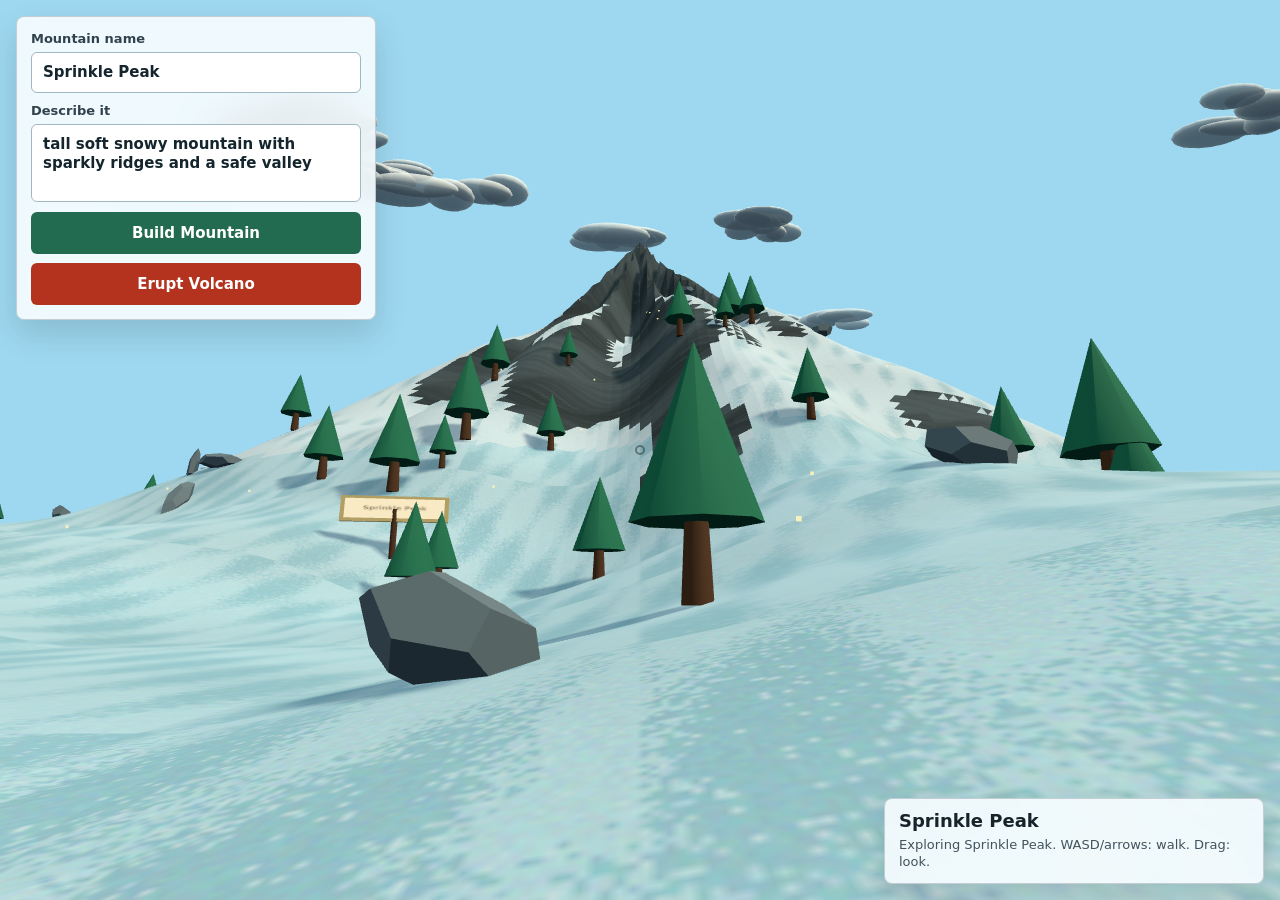
<file: snowy_mountains/index.html>
<!doctype html>
<html lang="en">
  <head>
    <meta charset="utf-8" />
    <meta name="viewport" content="width=device-width, initial-scale=1" />
    <title>Snowy Mountains</title>
    <link rel="stylesheet" href="styles.css?v=3" />
  </head>
  <body>
    <main id="app">
      <section id="world" aria-label="Snowy Mountains game">
        <canvas id="scene"></canvas>

        <div class="panel builder" aria-label="Mountain builder">
          <label>
            <span>Mountain name</span>
            <input id="mountainName" maxlength="28" value="Sprinkle Peak" />
          </label>
          <label>
            <span>Describe it</span>
            <textarea id="mountainPrompt" rows="3" maxlength="160">tall soft snowy mountain with sparkly ridges and a safe valley</textarea>
          </label>
          <button id="buildButton" type="button">Build Mountain</button>
          <button id="eruptionButton" class="eruption-button" type="button">Erupt Volcano</button>
        </div>

        <div id="debugPanel" class="panel debug-panel" aria-label="Debug terrain controls" hidden>
          <div class="debug-header">
            <strong>Debug Tuning</strong>
            <label class="debug-auto">
              <input id="debugAutoRebuild" type="checkbox" checked />
              <span>Auto</span>
            </label>
          </div>
          <div id="debugControls" class="debug-controls"></div>
          <div class="debug-actions">
            <button id="debugRebuild" type="button">Rebuild</button>
            <button id="debugReset" type="button">Reset</button>
          </div>
        </div>

        <div class="panel status" aria-live="polite">
          <strong id="currentName">Sprinkle Peak</strong>
          <span id="hint">WASD/arrows: walk. Drag: look. Space: hop.</span>
        </div>

        <div class="crosshair" aria-hidden="true"></div>
      </section>
    </main>

    <script>
      window.addEventListener("error", (event) => {
        const hint = document.querySelector("#hint");
        if (hint) hint.textContent = `Error: ${event.message}`;
      });
      window.addEventListener("unhandledrejection", (event) => {
        const hint = document.querySelector("#hint");
        if (hint) hint.textContent = `Error: ${event.reason && event.reason.message ? event.reason.message : event.reason}`;
      });
    </script>
    <script type="module" src="main.js?v=3"></script>
  </body>
</html>
</file>
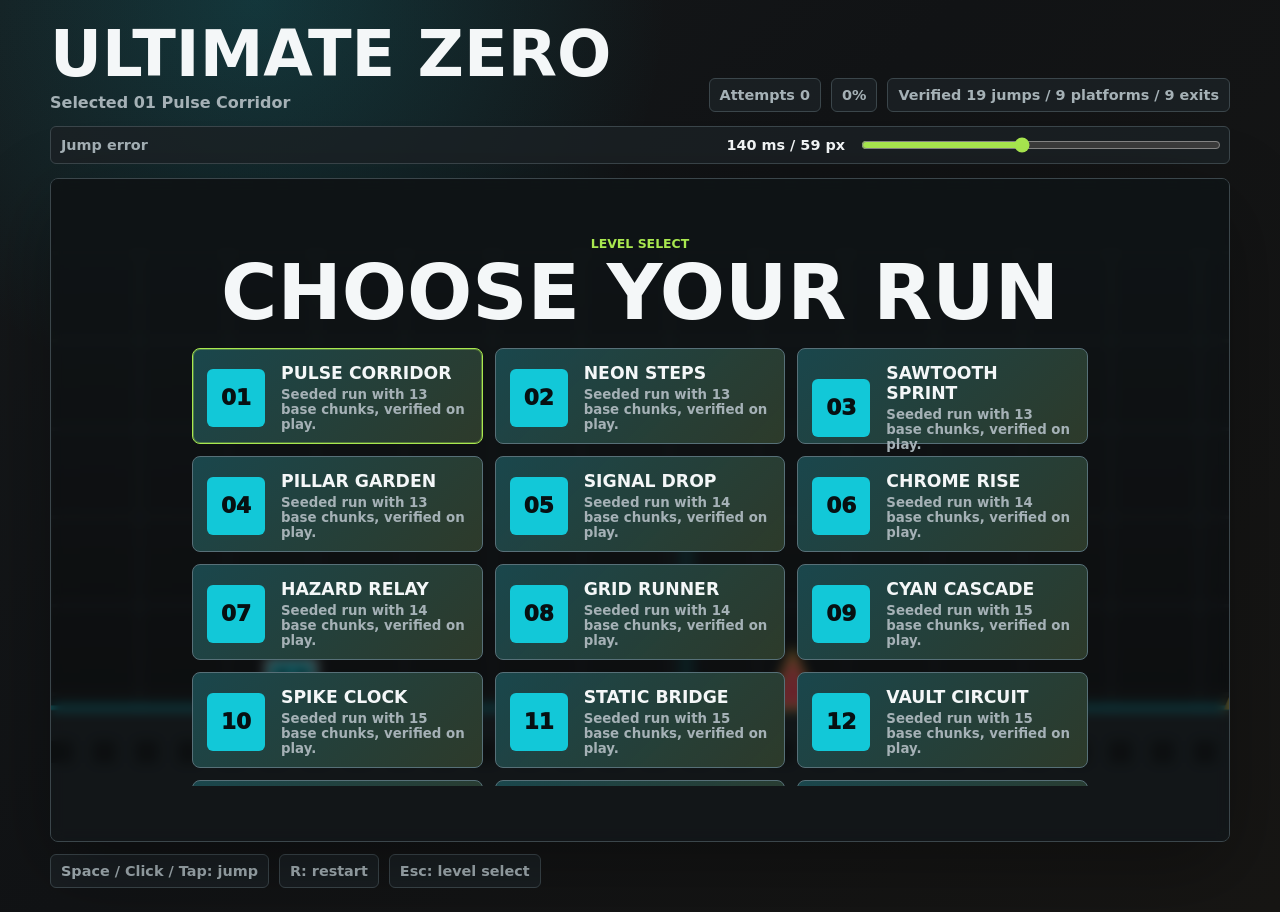
<file: ultimate_zero/index.html>
<!doctype html>
<html lang="en">
  <head>
    <meta charset="utf-8">
    <meta name="viewport" content="width=device-width, initial-scale=1">
    <title>Ultimate Zero</title>
    <link rel="stylesheet" href="styles.css">
  </head>
  <body>
    <main class="shell">
      <section class="topbar" aria-label="Game status">
        <div>
          <h1>Ultimate Zero</h1>
          <p id="statusText">Select a level</p>
        </div>
        <div class="stats" aria-live="polite">
          <span id="attempts">Attempts 0</span>
          <span id="progress">0%</span>
          <span id="verifierStatus">Verifier pending</span>
        </div>
      </section>

      <section class="tuning" aria-label="Level tuning">
        <label for="difficultySlider">
          Jump error
          <strong id="difficultyValue">140 ms / 59 px</strong>
        </label>
        <input id="difficultySlider" type="range" min="60" max="240" step="10" value="140">
      </section>

      <section class="stage-wrap" aria-label="Game">
        <canvas id="gameCanvas" width="1280" height="720" aria-label="Ultimate Zero game canvas"></canvas>

        <div id="levelSelector" class="overlay">
          <div class="selector">
            <div class="selector-copy">
              <span class="eyebrow">Level select</span>
              <h2>Choose your run</h2>
            </div>
            <div class="level-grid" id="levelList"></div>
          </div>
        </div>

        <div id="messagePanel" class="message-panel hidden" aria-live="assertive">
          <strong id="messageTitle">Ready</strong>
          <span id="messageBody">Press Space to jump.</span>
          <div class="message-actions">
            <button id="retryButton" type="button">Retry</button>
            <button id="menuButton" type="button">Levels</button>
          </div>
        </div>
      </section>

      <section class="controls" aria-label="Controls">
        <span>Space / Click / Tap: jump</span>
        <span>R: restart</span>
        <span>Esc: level select</span>
      </section>
    </main>

    <script src="game.js"></script>
  </body>
</html>
</file>
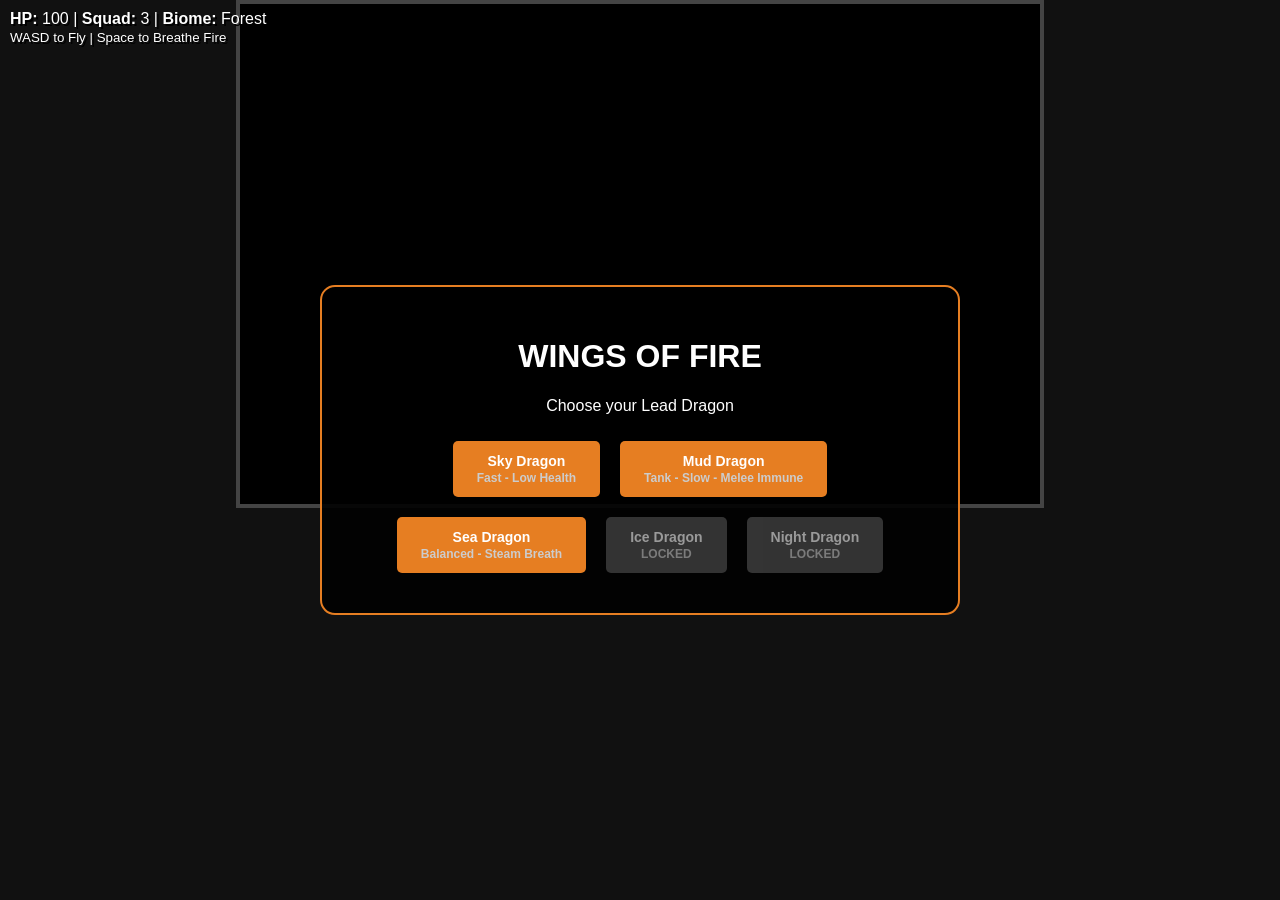
<file: wings_of_fire/index.html>
<!DOCTYPE html>
<html lang="en">
<head>
    <meta charset="UTF-8">
    <meta name="viewport" content="width=device-width, initial-scale=1.0">
    <title>Wings of Fire - Action Game</title>
    <style>
        body { margin: 0; background: #111; color: white; font-family: 'Segoe UI', sans-serif; overflow: hidden; }
        canvas { display: block; background: #000; margin: 0 auto; border: 4px solid #444; }
        #ui-layer { position: absolute; top: 10px; left: 10px; pointer-events: none; text-shadow: 2px 2px #000; }
        #menu { position: absolute; top: 50%; left: 50%; transform: translate(-50%, -50%); text-align: center; background: rgba(0,0,0,0.9); padding: 30px; border-radius: 15px; border: 2px solid #e67e22; }
        .btn { padding: 12px 24px; margin: 10px; cursor: pointer; background: #e67e22; border: none; color: white; font-weight: bold; border-radius: 5px; font-size: 14px; }
        .btn:hover { background: #d35400; }
        .btn.locked { background: #555; cursor: not-allowed; opacity: 0.6; }
        .stats { font-size: 12px; color: #ccc; }
    </style>
</head>
<body>

<div id="ui-layer">
    <div id="hud">
        <strong>HP:</strong> <span id="hp-val">100</span> |
        <strong>Squad:</strong> <span id="lives-val">3</span> |
        <strong>Biome:</strong> <span id="biome-val">Forest</span><br>
        <small>WASD to Fly | Space to Breathe Fire</small>
    </div>
</div>

<div id="menu">
    <h1>WINGS OF FIRE</h1>
    <p>Choose your Lead Dragon</p>
    <div id="dragon-buttons"></div>
</div>

<canvas id="gameCanvas"></canvas>

<script>
const canvas = document.getElementById('gameCanvas');
const ctx = canvas.getContext('2d');
canvas.width = 800;
canvas.height = 500;

const GRAVITY = 0.15;
const FRICTION = 0.95;
const LEVEL_LENGTH = 5000;
const BIOMES = [
    { name: "Forest", bg: "#1a2f1a", platform: "#3d2b1f", secondary: "#2d4c2d", cloud: "#2a3a2a" },
    { name: "Swamp", bg: "#2d3319", platform: "#1a1c0e", secondary: "#3d4421", cloud: "#3a3d20" },
    { name: "Mountains", bg: "#3e444c", platform: "#222", secondary: "#555a61", cloud: "#5a6070" },
    { name: "Snowy Mountains", bg: "#dee4e7", platform: "#aab", secondary: "#ffffff", cloud: "#f0f4f8" },
    { name: "Volcano", bg: "#4a1010", platform: "#200", secondary: "#801010", cloud: "#6a2020" }
];

const TRIBE_STATS = {
    Sky:   { maxHp: 80,  speed: 0.9, shootCooldown: 15, color: '#81ecec', projColor: 'orange',  projRadius: 4 },
    Mud:   { maxHp: 200, speed: 0.5, shootCooldown: 25, color: '#a29bfe', projColor: '#8B4513', projRadius: 5, meleeImmune: true },
    Sea:   { maxHp: 100, speed: 0.7, shootCooldown: 20, color: '#74b9ff', projColor: '#b0e0ff', projRadius: 8 },
    Ice:   { maxHp: 90,  speed: 0.75, shootCooldown: 22, color: '#00cec9', projColor: '#00d2ff', projRadius: 5, freeze: true },
    Night: { maxHp: 85,  speed: 0.95, shootCooldown: 18, color: '#2d3436', projColor: '#6c5ce7', projRadius: 4, piercing: true }
};

let gameState = "MENU";
let currentBiomeIndex = 0;
let playerTeam = [];
let platforms = [];
let projectiles = [];
let enemies = [];
let collectibles = [];
let cloudLayers = [];
let hillLayers = [];
let levelTransitioning = false;
let transitionTimer = 0;
let transitionBiomeName = "";
let fortress = null;
let dragonBoss = null;
let screenShake = 0;
let particles = [];

// --- Unlock System ---
function getUnlockedTribes() {
    const saved = localStorage.getItem('wof_unlocked');
    return saved ? JSON.parse(saved) : ['Sky', 'Mud', 'Sea'];
}

function unlockTribe(tribe) {
    const unlocked = getUnlockedTribes();
    if (!unlocked.includes(tribe)) {
        unlocked.push(tribe);
        localStorage.setItem('wof_unlocked', JSON.stringify(unlocked));
    }
}

function buildMenu() {
    const container = document.getElementById('dragon-buttons');
    container.innerHTML = '';
    const unlocked = getUnlockedTribes();
    const allTribes = [
        { type: 'Sky', label: 'Sky Dragon', desc: 'Fast - Low Health' },
        { type: 'Mud', label: 'Mud Dragon', desc: 'Tank - Slow - Melee Immune' },
        { type: 'Sea', label: 'Sea Dragon', desc: 'Balanced - Steam Breath' },
        { type: 'Ice', label: 'Ice Dragon', desc: 'Freeze Enemies' },
        { type: 'Night', label: 'Night Dragon', desc: 'Fast - Piercing Fire' }
    ];
    allTribes.forEach(t => {
        const btn = document.createElement('button');
        const isUnlocked = unlocked.includes(t.type);
        btn.className = 'btn' + (isUnlocked ? '' : ' locked');
        btn.innerHTML = `${t.label}<br><span class="stats">${isUnlocked ? t.desc : 'LOCKED'}</span>`;
        if (isUnlocked) {
            btn.onclick = () => startGame(t.type);
        }
        container.appendChild(btn);
    });
}

// --- Camera Class ---
class Camera {
    constructor() { this.x = 0; this.y = 0; }
    update(target) {
        const targetX = target.x - canvas.width / 2 + target.w / 2;
        const targetY = target.y - canvas.height / 2 + target.h / 2;
        this.x += (targetX - this.x) * 0.1;
        this.y += (targetY - this.y) * 0.1;
    }
}

const camera = new Camera();

// --- Particles ---
class Particle {
    constructor(x, y, vx, vy, color, life) {
        this.x = x; this.y = y; this.vx = vx; this.vy = vy;
        this.color = color; this.life = life; this.maxLife = life;
    }
    update() {
        this.x += this.vx; this.y += this.vy;
        this.vy += 0.02;
        this.life--;
    }
    draw() {
        const alpha = this.life / this.maxLife;
        ctx.globalAlpha = alpha;
        ctx.fillStyle = this.color;
        const size = 2 + alpha * 3;
        ctx.fillRect(this.x - camera.x, this.y - camera.y, size, size);
        ctx.globalAlpha = 1.0;
    }
}

function spawnFireParticles(x, y, color, count) {
    for (let i = 0; i < count; i++) {
        particles.push(new Particle(
            x, y,
            (Math.random() - 0.5) * 3,
            (Math.random() - 0.5) * 3,
            color, 15 + Math.random() * 15
        ));
    }
}

// --- PIXEL ART GENERATOR ---
function createDragonCanvas(type, isEnemy) {
    const sCanvas = document.createElement('canvas');
    sCanvas.width = 40; sCanvas.height = 30;
    const sCtx = sCanvas.getContext('2d');
    const color = isEnemy ? '#ff7675' : (TRIBE_STATS[type]?.color || '#81ecec');

    // Body
    sCtx.fillStyle = color;
    sCtx.fillRect(10, 10, 20, 10); // Torso

    // Head
    sCtx.fillRect(28, 5, 10, 10);

    // Horns
    sCtx.fillStyle = isEnemy ? '#d63031' : darkenColor(color, 40);
    sCtx.fillRect(30, 2, 2, 4);
    sCtx.fillRect(35, 2, 2, 4);

    // Eye
    sCtx.fillStyle = isEnemy ? "yellow" : "white";
    sCtx.fillRect(33, 7, 3, 3);
    sCtx.fillStyle = "black";
    sCtx.fillRect(34, 8, 2, 2);

    // Tail with detail
    sCtx.fillStyle = color;
    sCtx.fillRect(2, 13, 10, 4);
    sCtx.fillRect(0, 11, 4, 3); // Tail tip
    sCtx.fillStyle = darkenColor(color, 30);
    sCtx.fillRect(0, 11, 3, 2);

    // Legs
    sCtx.fillStyle = darkenColor(color, 20);
    sCtx.fillRect(14, 20, 3, 5);
    sCtx.fillRect(24, 20, 3, 5);

    // Tribe-specific features
    if (type === 'Ice' && !isEnemy) {
        // Ice spikes along back
        sCtx.fillStyle = '#00fff5';
        sCtx.fillRect(14, 7, 2, 4);
        sCtx.fillRect(18, 6, 2, 5);
        sCtx.fillRect(22, 7, 2, 4);
    }
    if (type === 'Night' && !isEnemy) {
        // Dark wing accents
        sCtx.fillStyle = '#0a0a0a';
        sCtx.fillRect(12, 8, 16, 2);
    }
    if (type === 'Mud' && !isEnemy) {
        // Thick armor plates
        sCtx.fillStyle = darkenColor(color, 50);
        sCtx.fillRect(12, 12, 4, 6);
        sCtx.fillRect(20, 12, 4, 6);
    }

    return sCanvas;
}

function darkenColor(hex, amount) {
    let r = parseInt(hex.slice(1,3), 16) - amount;
    let g = parseInt(hex.slice(3,5), 16) - amount;
    let b = parseInt(hex.slice(5,7), 16) - amount;
    r = Math.max(0, r); g = Math.max(0, g); b = Math.max(0, b);
    return `rgb(${r},${g},${b})`;
}

function createScavengerCanvas() {
    const sCanvas = document.createElement('canvas');
    sCanvas.width = 20; sCanvas.height = 28;
    const sCtx = sCanvas.getContext('2d');

    // Body/armor
    sCtx.fillStyle = "#555";
    sCtx.fillRect(3, 10, 14, 12);

    // Head
    sCtx.fillStyle = "#ffdbac";
    sCtx.fillRect(5, 2, 10, 9);

    // Helmet
    sCtx.fillStyle = "#777";
    sCtx.fillRect(4, 1, 12, 5);

    // Eyes
    sCtx.fillStyle = "black";
    sCtx.fillRect(7, 5, 2, 2);
    sCtx.fillRect(11, 5, 2, 2);

    // Shield on left arm
    sCtx.fillStyle = "#8B4513";
    sCtx.fillRect(0, 12, 5, 8);
    sCtx.fillStyle = "#a0522d";
    sCtx.fillRect(1, 13, 3, 6);

    // Legs
    sCtx.fillStyle = "#444";
    sCtx.fillRect(4, 22, 4, 6);
    sCtx.fillRect(12, 22, 4, 6);

    return sCanvas;
}

const scavengerSprite = createScavengerCanvas();

// --- Collectibles ---
class HealthHeart {
    constructor(platform) {
        this.x = platform.x + 20 + Math.random() * (platform.w - 40);
        this.y = platform.y - 15;
        this.w = 14; this.h = 14;
        this.collected = false;
        this.bobOffset = Math.random() * Math.PI * 2;
    }
    draw() {
        if (this.collected) return;
        const bob = Math.sin(Date.now() * 0.003 + this.bobOffset) * 3;
        const sx = this.x - camera.x;
        const sy = this.y - camera.y + bob;
        // Draw heart shape
        ctx.fillStyle = '#e74c3c';
        ctx.beginPath();
        ctx.arc(sx + 4, sy + 4, 4, 0, Math.PI * 2);
        ctx.arc(sx + 10, sy + 4, 4, 0, Math.PI * 2);
        ctx.fill();
        ctx.beginPath();
        ctx.moveTo(sx, sy + 6);
        ctx.lineTo(sx + 7, sy + 14);
        ctx.lineTo(sx + 14, sy + 6);
        ctx.fill();
    }
}

class FireOrb {
    constructor(platform) {
        this.x = platform.x + 20 + Math.random() * (platform.w - 40);
        this.y = platform.y - 15;
        this.w = 14; this.h = 14;
        this.collected = false;
        this.bobOffset = Math.random() * Math.PI * 2;
    }
    draw() {
        if (this.collected) return;
        const bob = Math.sin(Date.now() * 0.004 + this.bobOffset) * 3;
        const sx = this.x - camera.x;
        const sy = this.y - camera.y + bob;
        // Orange glowing orb
        ctx.fillStyle = '#e67e22';
        ctx.beginPath();
        ctx.arc(sx + 7, sy + 7, 7, 0, Math.PI * 2);
        ctx.fill();
        ctx.fillStyle = '#f39c12';
        ctx.beginPath();
        ctx.arc(sx + 7, sy + 6, 4, 0, Math.PI * 2);
        ctx.fill();
        ctx.fillStyle = '#ffeaa7';
        ctx.beginPath();
        ctx.arc(sx + 7, sy + 5, 2, 0, Math.PI * 2);
        ctx.fill();
    }
}

// --- Projectile ---
class Projectile {
    constructor(x, y, vx, vy, color, owner, radius, piercing, freeze) {
        this.x = x; this.y = y; this.vx = vx; this.vy = vy;
        this.color = color; this.owner = owner;
        this.radius = radius || 4; this.life = 100;
        this.piercing = piercing || false;
        this.freeze = freeze || false;
    }
    update() {
        this.x += this.vx; this.y += this.vy; this.life--;
    }
    draw() {
        ctx.fillStyle = this.color;
        ctx.beginPath();
        ctx.arc(this.x - camera.x, this.y - camera.y, this.radius, 0, Math.PI * 2);
        ctx.fill();
        // Glow effect for larger projectiles
        if (this.radius >= 6) {
            ctx.globalAlpha = 0.3;
            ctx.beginPath();
            ctx.arc(this.x - camera.x, this.y - camera.y, this.radius + 3, 0, Math.PI * 2);
            ctx.fill();
            ctx.globalAlpha = 1.0;
        }
    }
}

// --- Scavenger ---
class Scavenger {
    constructor(platform) {
        this.w = 20; this.h = 28;
        this.platform = platform;
        this.x = platform.x + Math.random() * (platform.w - this.w);
        this.y = platform.y - this.h;
        this.hp = 20;
        this.direction = Math.random() > 0.5 ? 1 : -1;
        this.patrolSpeed = 0.5;
        this.frozen = 0;
    }
    update() {
        if (this.frozen > 0) {
            this.frozen--;
            return;
        }
        this.x += this.direction * this.patrolSpeed;
        // Reverse at platform edges
        if (this.x <= this.platform.x) {
            this.x = this.platform.x;
            this.direction = 1;
        }
        if (this.x + this.w >= this.platform.x + this.platform.w) {
            this.x = this.platform.x + this.platform.w - this.w;
            this.direction = -1;
        }
    }
    draw() {
        const sx = this.x - camera.x;
        const sy = this.y - camera.y;

        if (this.frozen > 0) {
            ctx.globalAlpha = 0.7;
            ctx.fillStyle = '#00d2ff';
            ctx.fillRect(sx - 1, sy - 1, this.w + 2, this.h + 2);
        }

        ctx.save();
        if (this.direction < 0) {
            ctx.translate(sx + this.w, sy);
            ctx.scale(-1, 1);
            ctx.drawImage(scavengerSprite, 0, 0);
        } else {
            ctx.drawImage(scavengerSprite, sx, sy);
        }
        ctx.restore();

        // Sword
        ctx.strokeStyle = "silver";
        ctx.lineWidth = 2;
        const swordX = this.direction > 0 ? sx + this.w : sx;
        const swordDir = this.direction > 0 ? 1 : -1;
        ctx.beginPath();
        ctx.moveTo(swordX, sy + 15);
        ctx.lineTo(swordX + 12 * swordDir, sy + 5);
        ctx.stroke();

        ctx.globalAlpha = 1.0;

        // HP bar
        ctx.fillStyle = "black";
        ctx.fillRect(sx, sy - 6, this.w, 3);
        ctx.fillStyle = "red";
        ctx.fillRect(sx, sy - 6, this.w * (this.hp / 20), 3);
    }
}

// --- Fortress Boss ---
class Fortress {
    constructor(x) {
        this.x = x; this.y = 50;
        this.w = 200; this.h = 350;
        this.hp = 1000; this.maxHp = 1000;
        this.turrets = [
            { x: x + 20, y: 100, timer: 0, interval: 80 },
            { x: x + 100, y: 70, timer: 30, interval: 60 },
            { x: x + 180, y: 100, timer: 60, interval: 80 }
        ];
        this.defeated = false;
    }
    update() {
        if (this.defeated) return;
        const target = playerTeam[0];
        if (!target) return;

        this.turrets.forEach(t => {
            t.timer++;
            if (t.timer >= t.interval) {
                t.timer = 0;
                const dx = target.x - t.x;
                const dy = target.y - t.y;
                const dist = Math.hypot(dx, dy);
                if (dist > 0 && dist < 800) {
                    const speed = 4;
                    projectiles.push(new Projectile(
                        t.x, t.y,
                        (dx / dist) * speed, (dy / dist) * speed,
                        '#ff0000', 'enemy', 5
                    ));
                }
            }
        });
    }
    draw() {
        if (this.defeated) return;
        const sx = this.x - camera.x;
        const sy = this.y - camera.y;

        // Main structure
        ctx.fillStyle = '#555';
        ctx.fillRect(sx, sy, this.w, this.h);

        // Stone texture lines
        ctx.strokeStyle = '#444';
        ctx.lineWidth = 1;
        for (let row = 0; row < this.h; row += 20) {
            ctx.beginPath();
            ctx.moveTo(sx, sy + row);
            ctx.lineTo(sx + this.w, sy + row);
            ctx.stroke();
        }

        // Battlements
        for (let i = 0; i < this.w; i += 25) {
            ctx.fillStyle = '#666';
            ctx.fillRect(sx + i, sy - 15, 15, 15);
        }

        // Turrets
        this.turrets.forEach(t => {
            const tx = t.x - camera.x;
            const ty = t.y - camera.y;
            ctx.fillStyle = '#777';
            ctx.fillRect(tx - 10, ty - 5, 20, 15);
            ctx.fillStyle = '#333';
            ctx.fillRect(tx - 3, ty + 5, 6, 10);
        });

        // Gate
        ctx.fillStyle = '#3a2010';
        ctx.fillRect(sx + 75, sy + this.h - 80, 50, 80);
        ctx.fillStyle = '#2a1505';
        ctx.fillRect(sx + 80, sy + this.h - 75, 40, 75);

        // Boss health bar at top of screen
        const barW = canvas.width - 100;
        const barH = 20;
        const barX = 50;
        const barY = 10;
        ctx.fillStyle = 'rgba(0,0,0,0.7)';
        ctx.fillRect(barX - 2, barY - 2, barW + 4, barH + 4);
        ctx.fillStyle = '#333';
        ctx.fillRect(barX, barY, barW, barH);
        ctx.fillStyle = '#c0392b';
        ctx.fillRect(barX, barY, barW * (this.hp / this.maxHp), barH);
        ctx.fillStyle = 'white';
        ctx.font = 'bold 12px sans-serif';
        ctx.textAlign = 'center';
        ctx.fillText('SCAVENGER FORTRESS', canvas.width / 2, barY + 15);
        ctx.textAlign = 'left';
    }
    takeDamage(amount) {
        this.hp -= amount;
        screenShake = 5;
        if (this.hp <= 0) {
            this.defeated = true;
            // Explosion particles
            for (let i = 0; i < 50; i++) {
                particles.push(new Particle(
                    this.x + Math.random() * this.w,
                    this.y + Math.random() * this.h,
                    (Math.random() - 0.5) * 6,
                    (Math.random() - 0.5) * 6,
                    ['#ff6b6b', '#ffa502', '#ff4757', '#eccc68'][Math.floor(Math.random() * 4)],
                    30 + Math.random() * 30
                ));
            }
        }
    }
}

// --- Dragon Boss (Final Boss - Volcano) ---
class DragonBoss {
    constructor(x) {
        this.x = x; this.y = 100;
        this.w = 160; this.h = 100;
        this.hp = 1500; this.maxHp = 1500;
        this.defeated = false;
        this.vx = 0; this.vy = 0;
        this.phase = 1; // Phase 2 at 50% HP
        this.wingAngle = 0;
        this.breathTimer = 0;
        this.breathCooldown = 90;
        this.swoopTimer = 0;
        this.swoopCooldown = 300;
        this.isSwooping = false;
        this.swoopTargetY = 0;
        this.baseY = 100;
        this.moveDir = 1;
        this.sprite = this.createBossSprite();
    }

    createBossSprite() {
        const s = document.createElement('canvas');
        s.width = 160; s.height = 100;
        const c = s.getContext('2d');

        // Giant dragon body - dark crimson
        c.fillStyle = '#8b0000';
        c.fillRect(30, 35, 80, 35); // Torso

        // Belly scales
        c.fillStyle = '#cc4400';
        c.fillRect(35, 55, 70, 12);

        // Neck
        c.fillStyle = '#8b0000';
        c.fillRect(105, 20, 20, 30);

        // Head
        c.fillStyle = '#a00000';
        c.fillRect(115, 10, 35, 28);

        // Jaw
        c.fillStyle = '#700000';
        c.fillRect(120, 32, 30, 10);

        // Teeth
        c.fillStyle = '#fff';
        for (let i = 0; i < 5; i++) {
            c.fillRect(122 + i * 6, 30, 3, 5);
        }

        // Eye - glowing
        c.fillStyle = '#ff4500';
        c.fillRect(135, 15, 8, 6);
        c.fillStyle = '#ffff00';
        c.fillRect(137, 16, 4, 4);

        // Horns
        c.fillStyle = '#333';
        c.fillRect(125, 4, 4, 10);
        c.fillRect(135, 2, 4, 12);
        c.fillRect(143, 5, 4, 9);

        // Tail
        c.fillStyle = '#8b0000';
        c.fillRect(5, 40, 30, 15);
        c.fillRect(0, 38, 12, 10);
        // Tail spikes
        c.fillStyle = '#600';
        c.fillRect(0, 34, 6, 6);
        c.fillRect(8, 36, 5, 5);

        // Back spines
        c.fillStyle = '#ff4500';
        c.fillRect(40, 28, 5, 10);
        c.fillRect(52, 25, 5, 13);
        c.fillRect(64, 27, 5, 11);
        c.fillRect(76, 28, 5, 10);
        c.fillRect(88, 30, 5, 8);

        // Legs
        c.fillStyle = '#700000';
        c.fillRect(45, 68, 10, 20);
        c.fillRect(85, 68, 10, 20);
        // Claws
        c.fillStyle = '#333';
        c.fillRect(42, 85, 5, 5);
        c.fillRect(49, 85, 5, 5);
        c.fillRect(82, 85, 5, 5);
        c.fillRect(89, 85, 5, 5);

        return s;
    }

    update() {
        if (this.defeated) return;
        const target = playerTeam[0];
        if (!target) return;

        // Phase check
        if (this.hp < this.maxHp * 0.5 && this.phase === 1) {
            this.phase = 2;
            this.breathCooldown = 50;
            screenShake = 10;
        }

        // Hovering movement
        this.vy = Math.sin(Date.now() * 0.002) * 0.5;
        this.x += this.moveDir * (this.phase === 2 ? 1.5 : 0.8);
        this.y += this.vy;

        // Reverse at level boundaries
        if (this.x > LEVEL_LENGTH - 100) this.moveDir = -1;
        if (this.x < LEVEL_LENGTH - 800) this.moveDir = 1;

        // Keep in bounds vertically
        if (this.y < 30) this.y = 30;
        if (this.y > 250) this.y = 250;

        // Swoop attack in phase 2
        if (this.phase === 2) {
            this.swoopTimer++;
            if (this.swoopTimer >= this.swoopCooldown && !this.isSwooping) {
                this.isSwooping = true;
                this.swoopTargetY = target.y;
                this.swoopTimer = 0;
            }
            if (this.isSwooping) {
                this.y += (this.swoopTargetY - this.y) * 0.08;
                if (Math.abs(this.y - this.swoopTargetY) < 10) {
                    this.isSwooping = false;
                    this.baseY = 100;
                }
            }
        }

        // Fire breath attack
        this.breathTimer++;
        if (this.breathTimer >= this.breathCooldown) {
            this.breathTimer = 0;
            this.fireBreath(target);
        }

        // Body collision damage
        playerTeam.forEach(d => {
            if (d.x < this.x + this.w && d.x + d.w > this.x &&
                d.y < this.y + this.h && d.y + d.h > this.y) {
                d.hp -= 0.5;
            }
        });
    }

    fireBreath(target) {
        const mouthX = this.x + this.w - 10;
        const mouthY = this.y + 35;
        const dx = target.x - mouthX;
        const dy = target.y - mouthY;
        const dist = Math.hypot(dx, dy);
        if (dist === 0) return;

        const speed = 5;
        const count = this.phase === 2 ? 7 : 5;
        const spread = this.phase === 2 ? 25 : 18;

        // Fire a cone of large fireballs
        for (let i = 0; i < count; i++) {
            const angle = Math.atan2(dy, dx) + ((i - Math.floor(count / 2)) * spread * Math.PI / 180);
            const bvx = Math.cos(angle) * speed;
            const bvy = Math.sin(angle) * speed;
            projectiles.push(new Projectile(
                mouthX, mouthY, bvx, bvy,
                '#ff4500', 'enemy', 10
            ));
        }

        // Fire breath particles
        for (let i = 0; i < 20; i++) {
            particles.push(new Particle(
                mouthX, mouthY,
                (dx / dist) * 4 + (Math.random() - 0.5) * 4,
                (dy / dist) * 4 + (Math.random() - 0.5) * 4,
                ['#ff4500', '#ff6347', '#ffa500', '#ffff00'][Math.floor(Math.random() * 4)],
                20 + Math.random() * 20
            ));
        }
        screenShake = 3;
    }

    draw() {
        if (this.defeated) return;
        const sx = this.x - camera.x;
        const sy = this.y - camera.y;

        ctx.save();
        ctx.translate(sx, sy);

        // Wing flapping
        this.wingAngle = Math.sin(Date.now() * 0.005) * 20;

        // Giant wings
        ctx.fillStyle = 'rgba(139, 0, 0, 0.6)';
        // Left wing
        ctx.beginPath();
        ctx.moveTo(40, 35);
        ctx.lineTo(10, 35 + this.wingAngle - 40);
        ctx.lineTo(70, 35 + this.wingAngle - 25);
        ctx.closePath();
        ctx.fill();
        // Right wing
        ctx.beginPath();
        ctx.moveTo(80, 35);
        ctx.lineTo(110, 35 + this.wingAngle - 40);
        ctx.lineTo(50, 35 + this.wingAngle - 25);
        ctx.closePath();
        ctx.fill();

        // Wing membrane detail
        ctx.strokeStyle = 'rgba(100, 0, 0, 0.5)';
        ctx.lineWidth = 1;
        ctx.beginPath();
        ctx.moveTo(40, 35);
        ctx.lineTo(30, 35 + this.wingAngle - 30);
        ctx.stroke();
        ctx.beginPath();
        ctx.moveTo(50, 35);
        ctx.lineTo(20, 35 + this.wingAngle - 35);
        ctx.stroke();

        // Draw sprite
        ctx.drawImage(this.sprite, 0, 0);

        // Glow effect when in phase 2
        if (this.phase === 2) {
            ctx.globalAlpha = 0.15 + Math.sin(Date.now() * 0.01) * 0.1;
            ctx.fillStyle = '#ff4500';
            ctx.fillRect(-5, -5, this.w + 10, this.h + 10);
            ctx.globalAlpha = 1.0;
        }

        ctx.restore();

        // Boss health bar at top of screen
        const barW = canvas.width - 100;
        const barH = 20;
        const barX = 50;
        const barY = 10;
        ctx.fillStyle = 'rgba(0,0,0,0.7)';
        ctx.fillRect(barX - 2, barY - 2, barW + 4, barH + 4);
        ctx.fillStyle = '#333';
        ctx.fillRect(barX, barY, barW, barH);

        // Two-tone health bar (changes color in phase 2)
        const hpRatio = this.hp / this.maxHp;
        const barColor = this.phase === 2 ? '#ff4500' : '#c0392b';
        ctx.fillStyle = barColor;
        ctx.fillRect(barX, barY, barW * hpRatio, barH);

        ctx.fillStyle = 'white';
        ctx.font = 'bold 12px sans-serif';
        ctx.textAlign = 'center';
        const label = this.phase === 2 ? 'INFERNAL DRAGON - ENRAGED' : 'INFERNAL DRAGON';
        ctx.fillText(label, canvas.width / 2, barY + 15);
        ctx.textAlign = 'left';
    }

    takeDamage(amount) {
        this.hp -= amount;
        screenShake = 3;
        if (this.hp <= 0) {
            this.defeated = true;
            // Massive explosion
            for (let i = 0; i < 80; i++) {
                particles.push(new Particle(
                    this.x + Math.random() * this.w,
                    this.y + Math.random() * this.h,
                    (Math.random() - 0.5) * 8,
                    (Math.random() - 0.5) * 8,
                    ['#ff4500', '#ff6347', '#ffa500', '#ffff00', '#8b0000'][Math.floor(Math.random() * 5)],
                    40 + Math.random() * 40
                ));
            }
            screenShake = 15;
        }
    }
}

// --- Dragon ---
class Dragon {
    constructor(x, y, type, isPlayer = false, isEnemy = false) {
        this.x = x; this.y = y; this.vx = 0; this.vy = 0;
        this.w = 40; this.h = 30;
        this.type = type; this.isPlayer = isPlayer; this.isEnemy = isEnemy;

        const stats = TRIBE_STATS[type] || TRIBE_STATS['Sky'];
        this.maxHp = isEnemy ? 60 : stats.maxHp;
        this.hp = this.maxHp;
        this.speed = isEnemy ? 0.6 : stats.speed;
        this.shootCooldownMax = isEnemy ? 60 : stats.shootCooldown;
        this.projColor = isEnemy ? 'red' : stats.projColor;
        this.projRadius = isEnemy ? 4 : stats.projRadius;
        this.projPiercing = !isEnemy && (stats.piercing || false);
        this.projFreeze = !isEnemy && (stats.freeze || false);
        this.meleeImmune = !isEnemy && (stats.meleeImmune || false);

        this.shootTimer = 0;
        this.frozen = 0;
        this.tripleShotTimer = 0;
        this.facingRight = true;

        this.sprite = createDragonCanvas(type, isEnemy);
        this.wingAngle = 0;
    }

    shoot() {
        const stats = TRIBE_STATS[this.type] || TRIBE_STATS['Sky'];
        const dir = this.facingRight ? 1 : -1;
        const px = this.facingRight ? this.x + this.w : this.x;
        const py = this.y + this.h / 2;
        const speed = 10;
        const baseAngle = this.facingRight ? 0 : Math.PI;

        const fireProjectile = (angle) => {
            const vx = Math.cos(baseAngle + angle) * speed;
            const vy = Math.sin(baseAngle + angle) * speed;
            projectiles.push(new Projectile(
                px, py, vx, vy,
                this.projColor, 'player',
                this.projRadius, this.projPiercing, this.projFreeze
            ));
        };

        if (this.tripleShotTimer > 0) {
            fireProjectile(0);
            fireProjectile(dir * 15 * Math.PI / 180);
            fireProjectile(dir * -15 * Math.PI / 180);
        } else {
            fireProjectile(0);
        }

        spawnFireParticles(px, py, this.projColor, 5);
        this.shootTimer = this.shootCooldownMax;
    }

    update() {
        if (levelTransitioning) return;
        if (this.frozen > 0) {
            this.frozen--;
            this.vx *= 0.5;
            this.vy *= 0.5;
        }
        if (this.tripleShotTimer > 0) this.tripleShotTimer--;

        if (this.isPlayer) {
            if (keys['ArrowUp'] || keys['w']) this.vy -= this.speed;
            if (keys['ArrowDown'] || keys['s']) this.vy += this.speed;
            if (keys['ArrowLeft'] || keys['a']) { this.vx -= this.speed; this.facingRight = false; }
            if (keys['ArrowRight'] || keys['d']) { this.vx += this.speed; this.facingRight = true; }

            if (keys[' '] && this.shootTimer <= 0) {
                this.shoot();
            }
        } else if (this.isEnemy) {
            let target = playerTeam[0];
            if (target) {
                let dist = Math.hypot(target.x - this.x, target.y - this.y);
                if (dist < 400) {
                    this.vx += (target.x - this.x) * 0.005;
                    this.vy += (target.y - this.y) * 0.005;
                    this.facingRight = target.x > this.x;
                    if (this.shootTimer <= 0) {
                        const dx = target.x - this.x;
                        const dy = target.y - this.y;
                        const d = Math.hypot(dx, dy);
                        projectiles.push(new Projectile(
                            this.x, this.y + this.h / 2,
                            (dx / d) * 7, (dy / d) * 7,
                            "red", "enemy", 4
                        ));
                        this.shootTimer = this.shootCooldownMax;
                    }
                }
            }
        } else {
            // AI Ally follow
            let leader = playerTeam[0];
            if (leader) {
                let idx = playerTeam.indexOf(this);
                let followOffset = leader.facingRight ? -50 - (idx * 30) : 50 + (idx * 30);
                let targetX = leader.x + followOffset;
                let targetY = leader.y + (idx % 2 === 0 ? -30 : 30);
                this.vx += (targetX - this.x) * 0.02;
                this.vy += (targetY - this.y) * 0.02;
                this.facingRight = leader.facingRight;
                // Allies also shoot nearby enemies
                if (this.shootTimer <= 0) {
                    for (let e of enemies) {
                        let dist = Math.hypot(e.x - this.x, e.y - this.y);
                        if (dist < 300) {
                            const dx = e.x - this.x;
                            const dy = e.y - this.y;
                            const d = Math.hypot(dx, dy);
                            projectiles.push(new Projectile(
                                this.x + this.w, this.y + this.h / 2,
                                (dx / d) * 8, (dy / d) * 8,
                                this.projColor, 'player',
                                this.projRadius, this.projPiercing, this.projFreeze
                            ));
                            this.shootTimer = this.shootCooldownMax + 10;
                            break;
                        }
                    }
                }
            }
        }

        if (this.shootTimer > 0) this.shootTimer--;
        this.vx *= FRICTION; this.vy *= FRICTION; this.vy += GRAVITY;
        this.x += this.vx; this.y += this.vy;

        let onPlatform = false;
        platforms.forEach(p => {
            if (this.x < p.x + p.w && this.x + this.w > p.x &&
                this.y + this.h > p.y && this.y + this.h < p.y + p.h + 5 && this.vy >= 0) {
                this.y = p.y - this.h; this.vy = 0;
                onPlatform = true;
                if (this.hp < this.maxHp && !this.isEnemy) this.hp += 0.15;
            }
        });

        if (this.y < 0) this.y = 0;
        if (this.y > canvas.height - this.h) this.y = canvas.height - this.h;
    }

    draw() {
        const sx = this.x - camera.x;
        const sy = this.y - camera.y;

        ctx.save();
        ctx.translate(sx + this.w / 2, sy + this.h / 2);
        if (!this.facingRight) ctx.scale(-1, 1);
        ctx.rotate(this.vy * 0.05);
        ctx.translate(-this.w / 2, -this.h / 2);
        const flapSpeed = 0.1 + (Math.abs(this.vx) + Math.abs(this.vy)) * 0.05;
        this.wingAngle = Math.sin(Date.now() * flapSpeed) * 15;

        // Wings
        const wingColor = this.isEnemy ? 'rgba(255,100,100,0.4)' : 'rgba(255,255,255,0.3)';
        ctx.fillStyle = wingColor;
        // Upper wing
        ctx.beginPath();
        ctx.moveTo(15, 10);
        ctx.lineTo(10, 10 + this.wingAngle - 8);
        ctx.lineTo(25, 10 + this.wingAngle - 5);
        ctx.closePath();
        ctx.fill();
        // Lower wing hint
        ctx.fillStyle = wingColor;
        ctx.fillRect(15, 10 - this.wingAngle * 0.3, 12, 3);

        ctx.drawImage(this.sprite, 0, 0);

        // Frozen overlay
        if (this.frozen > 0) {
            ctx.globalAlpha = 0.4;
            ctx.fillStyle = '#00d2ff';
            ctx.fillRect(0, 0, this.w, this.h);
            ctx.globalAlpha = 1.0;
        }

        // Triple shot indicator
        if (this.tripleShotTimer > 0 && this.isPlayer) {
            ctx.globalAlpha = 0.5;
            ctx.fillStyle = '#f39c12';
            ctx.beginPath();
            ctx.arc(this.w / 2, -5, 4, 0, Math.PI * 2);
            ctx.fill();
            ctx.globalAlpha = 1.0;
        }

        ctx.restore();

        // HP Bar
        ctx.fillStyle = "black";
        ctx.fillRect(sx, sy - 15, this.w, 5);
        ctx.fillStyle = this.isEnemy ? "red" : (this.isPlayer ? "#f1c40f" : "#2ecc71");
        ctx.fillRect(sx, sy - 15, this.w * (this.hp / this.maxHp), 5);
    }
}

function generateLevel() {
    platforms = []; enemies = []; projectiles = []; collectibles = [];
    cloudLayers = []; hillLayers = [];
    fortress = null;
    dragonBoss = null;
    particles = [];
    const biome = BIOMES[currentBiomeIndex];

    // Cloud layer (10% parallax)
    for (let i = 0; i < 15; i++) {
        cloudLayers.push({
            x: i * 600 + Math.random() * 200,
            y: 20 + Math.random() * 80,
            w: 80 + Math.random() * 120,
            h: 20 + Math.random() * 30,
            color: biome.cloud
        });
    }

    // Hill layer (40% parallax)
    for (let i = 0; i < 20; i++) {
        hillLayers.push({
            x: i * 400,
            w: 500,
            h: 100 + Math.random() * 200,
            color: biome.secondary
        });
    }

    playerTeam.forEach((d, i) => { d.x = 100 - (i * 40); d.y = 200; d.vx = 0; d.vy = 0; });

    const levelLen = (currentBiomeIndex === 2 && !fortress) ? LEVEL_LENGTH + 400 : LEVEL_LENGTH;

    for (let i = 0; i < levelLen / 300; i++) {
        let p = { x: i * 350 + 300, y: 250 + Math.random() * 150, w: 150 + Math.random() * 100, h: 20 };
        platforms.push(p);
        if (Math.random() > 0.4) enemies.push(new Scavenger(p));
        if (Math.random() > 0.7) enemies.push(new Dragon(p.x, p.y - 200, "Enemy", false, true));

        // Collectibles
        if (Math.random() > 0.75) {
            collectibles.push(new HealthHeart(p));
        }
        if (Math.random() > 0.88) {
            collectibles.push(new FireOrb(p));
        }
    }

    // Boss at Mountains (level 3, index 2)
    if (currentBiomeIndex === 2) {
        fortress = new Fortress(LEVEL_LENGTH - 300);
    }

    // Final Boss at Volcano (level 5, index 4)
    if (currentBiomeIndex === 4) {
        dragonBoss = new DragonBoss(LEVEL_LENGTH - 400);
    }
}

const keys = {};
window.onkeydown = (e) => { keys[e.key] = true; if (e.key === ' ') e.preventDefault(); };
window.onkeyup = (e) => keys[e.key] = false;

function startGame(type) {
    document.getElementById('menu').style.display = 'none';
    currentBiomeIndex = 0; gameState = "PLAY";

    // Pick two different ally types from unlocked
    const unlocked = getUnlockedTribes().filter(t => t !== type);
    const ally1Type = unlocked[0] || 'Sea';
    const ally2Type = unlocked[1] || unlocked[0] || 'Mud';

    playerTeam = [
        new Dragon(100, 200, type, true),
        new Dragon(40, 180, ally1Type),
        new Dragon(40, 220, ally2Type)
    ];
    generateLevel();
    gameLoop();
}

function updateCombat() {
    for (let pi = projectiles.length - 1; pi >= 0; pi--) {
        const p = projectiles[pi];
        p.update();
        if (p.life <= 0) { projectiles.splice(pi, 1); continue; }

        let removed = false;

        if (p.owner === "player") {
            // Hit fortress
            if (fortress && !fortress.defeated) {
                if (p.x > fortress.x && p.x < fortress.x + fortress.w &&
                    p.y > fortress.y && p.y < fortress.y + fortress.h) {
                    fortress.takeDamage(10);
                    if (!p.piercing) { projectiles.splice(pi, 1); removed = true; }
                }
            }
            if (removed) continue;

            // Hit dragon boss
            if (dragonBoss && !dragonBoss.defeated) {
                if (p.x > dragonBoss.x && p.x < dragonBoss.x + dragonBoss.w &&
                    p.y > dragonBoss.y && p.y < dragonBoss.y + dragonBoss.h) {
                    dragonBoss.takeDamage(10);
                    if (!p.piercing) { projectiles.splice(pi, 1); removed = true; }
                }
            }
            if (removed) continue;

            // Hit enemies
            for (let ei = enemies.length - 1; ei >= 0; ei--) {
                const en = enemies[ei];
                if (p.x > en.x && p.x < en.x + en.w && p.y > en.y && p.y < en.y + en.h) {
                    en.hp -= 10;
                    if (p.freeze && en.frozen !== undefined) {
                        en.frozen = 180; // 3 seconds at 60fps
                    }
                    if (!p.piercing) { projectiles.splice(pi, 1); removed = true; }
                    if (en.hp <= 0) {
                        // Death particles
                        spawnFireParticles(en.x + en.w / 2, en.y + en.h / 2, '#ff6b6b', 8);
                        enemies.splice(ei, 1);
                    }
                    if (removed) break;
                }
            }
        } else {
            // Enemy projectile hitting player team
            for (let di = 0; di < playerTeam.length; di++) {
                const d = playerTeam[di];
                if (p.x > d.x && p.x < d.x + d.w && p.y > d.y && p.y < d.y + d.h) {
                    d.hp -= 5;
                    projectiles.splice(pi, 1);
                    removed = true;
                    break;
                }
            }
        }
    }

    // Scavenger Melee check
    enemies.forEach(en => {
        if (en instanceof Scavenger) {
            playerTeam.forEach(d => {
                let dist = Math.hypot(d.x - en.x, d.y - en.y);
                if (dist < 40 && !d.meleeImmune) {
                    d.hp -= 0.2;
                }
            });
        }
    });

    // Collectible pickup
    const player = playerTeam[0];
    if (player) {
        collectibles.forEach(c => {
            if (c.collected) return;
            if (player.x < c.x + c.w && player.x + player.w > c.x &&
                player.y < c.y + c.h && player.y + player.h > c.y) {
                c.collected = true;
                if (c instanceof HealthHeart) {
                    player.hp = Math.min(player.maxHp, player.hp + 30);
                    spawnFireParticles(c.x, c.y, '#e74c3c', 6);
                } else if (c instanceof FireOrb) {
                    player.tripleShotTimer = 300; // 5 seconds at 60fps
                    spawnFireParticles(c.x, c.y, '#f39c12', 8);
                }
            }
        });
    }
}

function drawTransitionOverlay() {
    if (!levelTransitioning) return;
    const progress = transitionTimer / 90; // 1.5 seconds = 90 frames
    let alpha;
    if (progress < 0.3) {
        alpha = progress / 0.3;
    } else if (progress > 0.7) {
        alpha = (1 - progress) / 0.3;
    } else {
        alpha = 1;
    }

    ctx.fillStyle = `rgba(0, 0, 0, ${alpha * 0.85})`;
    ctx.fillRect(0, 0, canvas.width, canvas.height);

    ctx.globalAlpha = alpha;
    ctx.fillStyle = 'white';
    ctx.font = 'bold 36px sans-serif';
    ctx.textAlign = 'center';
    ctx.fillText(`Entering ${transitionBiomeName}...`, canvas.width / 2, canvas.height / 2);
    ctx.font = '16px sans-serif';
    ctx.fillText('Prepare yourself', canvas.width / 2, canvas.height / 2 + 40);
    ctx.textAlign = 'left';
    ctx.globalAlpha = 1.0;
}

function checkBiomeUnlocks() {
    // Unlock Ice at Swamp clear (index 1 -> 2)
    if (currentBiomeIndex === 2) unlockTribe('Ice');
    // Unlock Night at Snow clear (index 3 -> 4)
    if (currentBiomeIndex === 4) unlockTribe('Night');
}

function gameLoop() {
    if (gameState !== "PLAY") return;
    const biome = BIOMES[currentBiomeIndex];

    // Update camera
    if (playerTeam[0]) camera.update(playerTeam[0]);

    // Screen shake
    let shakeX = 0, shakeY = 0;
    if (screenShake > 0) {
        shakeX = (Math.random() - 0.5) * screenShake * 2;
        shakeY = (Math.random() - 0.5) * screenShake * 2;
        screenShake -= 0.5;
        if (screenShake < 0) screenShake = 0;
    }

    ctx.save();
    ctx.translate(shakeX, shakeY);

    // Background
    ctx.fillStyle = biome.bg;
    ctx.fillRect(0, 0, canvas.width, canvas.height);

    // Cloud layer (10% parallax)
    ctx.globalAlpha = 0.2;
    cloudLayers.forEach(c => {
        ctx.fillStyle = c.color;
        // Rounded cloud shape
        const cx = c.x - (camera.x * 0.1);
        ctx.beginPath();
        ctx.ellipse(cx + c.w / 2, c.y + c.h / 2, c.w / 2, c.h / 2, 0, 0, Math.PI * 2);
        ctx.fill();
        // Secondary puff
        ctx.beginPath();
        ctx.ellipse(cx + c.w * 0.3, c.y + c.h * 0.3, c.w * 0.3, c.h * 0.4, 0, 0, Math.PI * 2);
        ctx.fill();
    });
    ctx.globalAlpha = 1.0;

    // Hill layer (40% parallax)
    ctx.globalAlpha = 0.3;
    hillLayers.forEach(l => {
        ctx.fillStyle = l.color;
        ctx.fillRect(l.x - (camera.x * 0.4), canvas.height - l.h, l.w, l.h);
    });
    ctx.globalAlpha = 1.0;

    // Platforms
    ctx.fillStyle = biome.platform;
    platforms.forEach(p => {
        ctx.fillRect(p.x - camera.x, p.y - camera.y, p.w, p.h);
        // Platform top highlight
        ctx.fillStyle = biome.secondary;
        ctx.fillRect(p.x - camera.x, p.y - camera.y, p.w, 3);
        ctx.fillStyle = biome.platform;
    });

    // Collectibles
    collectibles.forEach(c => c.draw());

    // Fortress
    if (fortress) {
        fortress.update();
        fortress.draw();
    }

    // Dragon Boss
    if (dragonBoss) {
        dragonBoss.update();
        dragonBoss.draw();
    }

    // Level transition check (handle before combat update)
    if (!levelTransitioning && playerTeam[0]) {
        let canAdvance = true;
        if (currentBiomeIndex === 2) canAdvance = fortress && fortress.defeated;
        if (currentBiomeIndex === 4) canAdvance = dragonBoss && dragonBoss.defeated;

        if (playerTeam[0].x > LEVEL_LENGTH && canAdvance) {
            levelTransitioning = true;
            transitionTimer = 0;
            currentBiomeIndex++;
            checkBiomeUnlocks();

            if (currentBiomeIndex >= BIOMES.length) {
                transitionBiomeName = "Victory";
            } else {
                transitionBiomeName = BIOMES[currentBiomeIndex].name;
            }
        }
    }

    if (levelTransitioning) {
        transitionTimer++;
        if (transitionTimer >= 90) { // 1.5 seconds
            levelTransitioning = false;
            if (currentBiomeIndex >= BIOMES.length) {
                alert("Victory! All biomes conquered!");
                location.reload();
                return;
            }
            generateLevel();
        }
    }

    updateCombat();
    enemies.forEach(en => { if (en.update) en.update(); en.draw(); });
    projectiles.forEach(p => p.draw());

    // Particles
    for (let i = particles.length - 1; i >= 0; i--) {
        particles[i].update();
        particles[i].draw();
        if (particles[i].life <= 0) particles.splice(i, 1);
    }

    for (let i = playerTeam.length - 1; i >= 0; i--) {
        let d = playerTeam[i]; d.update(); d.draw();
        if (d.hp <= 0) {
            spawnFireParticles(d.x + d.w / 2, d.y + d.h / 2, TRIBE_STATS[d.type]?.color || '#fff', 15);
            playerTeam.splice(i, 1);
            if (playerTeam.length > 0) {
                playerTeam[0].isPlayer = true;
            } else {
                alert("The flight has fallen...");
                location.reload();
                return;
            }
        }
    }

    ctx.restore(); // End screen shake

    // Draw transition overlay on top (outside shake)
    drawTransitionOverlay();

    // HUD
    if (playerTeam[0]) {
        document.getElementById('hp-val').innerText = Math.floor(playerTeam[0].hp);
        document.getElementById('lives-val').innerText = playerTeam.length;
        document.getElementById('biome-val').innerText = biome.name;
    }

    requestAnimationFrame(gameLoop);
}

// Initialize menu
buildMenu();
</script>
</body>
</html>
</file>
<file: snowy_mountains/styles.css>
:root {
  color-scheme: light;
  font-family:
    Inter, ui-sans-serif, system-ui, -apple-system, BlinkMacSystemFont, "Segoe UI",
    sans-serif;
  background: #d7ebf2;
  color: #17232b;
}

* {
  box-sizing: border-box;
}

html,
body,
#app,
#world {
  width: 100%;
  height: 100%;
  margin: 0;
  overflow: hidden;
}

body {
  min-height: 100vh;
}

#world {
  position: relative;
  background: #9ad1ec;
}

#scene {
  display: block;
  width: 100%;
  height: 100%;
}

.panel {
  position: absolute;
  z-index: 2;
  border: 1px solid rgba(34, 57, 71, 0.22);
  border-radius: 8px;
  background: rgba(248, 253, 255, 0.9);
  box-shadow: 0 14px 32px rgba(23, 35, 43, 0.16);
  backdrop-filter: blur(14px);
}

.builder {
  top: 16px;
  left: 16px;
  width: min(360px, calc(100vw - 32px));
  padding: 14px;
}

label {
  display: grid;
  gap: 6px;
  margin-bottom: 10px;
  font-size: 13px;
  font-weight: 700;
  color: #31424c;
}

input,
textarea {
  width: 100%;
  border: 1px solid #9fb8c4;
  border-radius: 6px;
  padding: 10px 11px;
  resize: none;
  font: inherit;
  font-size: 15px;
  line-height: 1.25;
  color: #15252e;
  background: #ffffff;
  outline: none;
}

input:focus,
textarea:focus {
  border-color: #2f83b3;
  box-shadow: 0 0 0 3px rgba(47, 131, 179, 0.18);
}

button {
  width: 100%;
  min-height: 42px;
  border: 0;
  border-radius: 6px;
  font: inherit;
  font-size: 15px;
  font-weight: 800;
  color: #ffffff;
  background: #236b50;
  cursor: pointer;
}

button:hover {
  background: #1d5c45;
}

.eruption-button {
  margin-top: 9px;
  background: #b3331f;
}

.eruption-button:hover {
  background: #982b1b;
}

.debug-panel {
  top: 16px;
  right: 16px;
  width: min(390px, calc(100vw - 32px));
  max-height: calc(100vh - 122px);
  padding: 12px;
  overflow: hidden;
}

.debug-header,
.debug-actions {
  display: flex;
  align-items: center;
  justify-content: space-between;
  gap: 10px;
}

.debug-header {
  margin-bottom: 10px;
}

.debug-header strong {
  font-size: 16px;
}

.debug-auto {
  display: flex;
  align-items: center;
  gap: 6px;
  margin: 0;
  font-size: 12px;
}

.debug-auto input {
  width: auto;
  padding: 0;
}

.debug-controls {
  display: grid;
  gap: 9px;
  max-height: calc(100vh - 238px);
  padding-right: 4px;
  overflow: auto;
}

.debug-control {
  display: grid;
  grid-template-columns: 128px minmax(105px, 1fr) 78px;
  align-items: center;
  gap: 8px;
  margin: 0;
  font-size: 12px;
  font-weight: 700;
}

.debug-control input[type="range"] {
  padding: 0;
}

.debug-control input[type="checkbox"] {
  width: auto;
  justify-self: start;
}

.debug-value {
  justify-self: end;
  font-variant-numeric: tabular-nums;
  color: #41535e;
}

.debug-actions {
  margin-top: 10px;
}

.debug-actions button {
  min-height: 36px;
}

.status {
  right: 16px;
  bottom: 16px;
  display: grid;
  gap: 4px;
  width: min(380px, calc(100vw - 32px));
  padding: 12px 14px;
}

.status > * {
  min-width: 0;
}

.status strong {
  font-size: 18px;
  line-height: 1.15;
}

.status span {
  display: block;
  font-size: 13px;
  line-height: 1.35;
  color: #41535e;
  overflow-wrap: anywhere;
}

.crosshair {
  position: absolute;
  top: 50%;
  left: 50%;
  z-index: 1;
  width: 10px;
  height: 10px;
  border: 2px solid rgba(23, 35, 43, 0.45);
  border-radius: 50%;
  transform: translate(-50%, -50%);
  pointer-events: none;
}

@media (max-width: 700px) {
  .builder {
    top: 10px;
    left: 10px;
    padding: 10px;
  }

  .status {
    left: 10px;
    right: 10px;
    bottom: 10px;
    width: auto;
  }

  .debug-panel {
    top: 260px;
    right: 10px;
    left: 10px;
    width: auto;
    max-height: calc(100vh - 360px);
  }

  .debug-controls {
    max-height: calc(100vh - 478px);
  }

  .debug-control {
    grid-template-columns: 1fr auto;
    gap: 6px;
    position: relative;
    padding-top: 2px;
  }

  .debug-control input[type="range"] {
    grid-column: 1 / -1;
    grid-row: 2;
    width: 100%;
  }

  .debug-control > span:first-child {
    grid-column: 1 / -1;
    display: block;
  }

  .debug-control > span:first-child::after {
    content: "";
  }

  .debug-control input[type="checkbox"] {
    grid-column: 2;
    grid-row: 1;
  }

  .debug-control .debug-value {
    position: absolute;
    top: 0;
    right: 0;
    display: block;
  }

  input,
  textarea,
  button {
    font-size: 14px;
  }
}
</file>
<file: ultimate_zero/styles.css>
:root {
  color-scheme: dark;
  --bg: #111315;
  --panel: #1c2225;
  --panel-strong: #252d31;
  --line: #3b464b;
  --text: #f4f7f8;
  --muted: #a5b1b6;
  --cyan: #12c8d8;
  --lime: #a9e84f;
  --red: #ff4d5e;
  --yellow: #ffd247;
}

* {
  box-sizing: border-box;
}

html,
body {
  min-height: 100%;
}

body {
  margin: 0;
  background:
    radial-gradient(circle at 20% 0%, rgba(18, 200, 216, 0.18), transparent 30%),
    linear-gradient(135deg, #15181a 0%, #111315 44%, #171614 100%);
  color: var(--text);
  font-family: Inter, ui-sans-serif, system-ui, -apple-system, BlinkMacSystemFont, "Segoe UI", sans-serif;
}

button {
  border: 0;
  color: inherit;
  font: inherit;
}

.shell {
  width: min(1180px, calc(100vw - 32px));
  margin: 0 auto;
  padding: 24px 0;
}

.topbar {
  display: flex;
  align-items: end;
  justify-content: space-between;
  gap: 16px;
  margin-bottom: 14px;
}

h1,
h2,
p {
  margin: 0;
}

h1 {
  font-size: clamp(2rem, 5vw, 4.6rem);
  line-height: 0.95;
  text-transform: uppercase;
  letter-spacing: 0;
}

#statusText {
  margin-top: 8px;
  color: var(--muted);
  font-weight: 700;
}

.stats {
  display: flex;
  gap: 10px;
  flex-wrap: wrap;
  justify-content: end;
}

.stats span,
.controls span,
.tuning {
  border: 1px solid var(--line);
  background: rgba(28, 34, 37, 0.82);
  border-radius: 6px;
  padding: 8px 10px;
  color: var(--muted);
  font-size: 0.9rem;
  font-weight: 800;
}

.tuning {
  display: grid;
  grid-template-columns: auto minmax(180px, 360px);
  align-items: center;
  gap: 14px;
  margin-bottom: 14px;
}

.tuning label {
  display: flex;
  align-items: baseline;
  justify-content: space-between;
  gap: 10px;
  color: var(--muted);
}

.tuning strong {
  color: var(--text);
}

.tuning input {
  width: 100%;
  accent-color: var(--lime);
}

.stage-wrap {
  position: relative;
  overflow: hidden;
  border: 1px solid var(--line);
  border-radius: 8px;
  background: #171b1d;
  box-shadow: 0 26px 80px rgba(0, 0, 0, 0.32);
  aspect-ratio: 16 / 9;
}

canvas {
  display: block;
  width: 100%;
  height: 100%;
}

.overlay,
.message-panel {
  position: absolute;
  inset: 0;
  display: grid;
  place-items: center;
  background: rgba(10, 12, 13, 0.62);
  backdrop-filter: blur(6px);
}

.selector {
  width: min(900px, calc(100% - 32px));
  max-height: calc(100% - 32px);
  display: grid;
  gap: 18px;
}

.selector-copy {
  text-align: center;
}

.eyebrow {
  color: var(--lime);
  font-weight: 900;
  text-transform: uppercase;
  font-size: 0.78rem;
}

.selector h2 {
  margin-top: 6px;
  font-size: clamp(2rem, 7vw, 4.8rem);
  line-height: 0.92;
  text-transform: uppercase;
}

.level-grid {
  display: grid;
  grid-template-columns: repeat(auto-fit, minmax(250px, 1fr));
  gap: 12px;
  max-height: min(440px, 58vh);
  overflow: auto;
  padding: 2px;
}

.level-card {
  cursor: pointer;
  display: grid;
  grid-template-columns: auto 1fr;
  gap: 16px;
  align-items: center;
  text-align: left;
  padding: 14px;
  min-height: 96px;
  border: 1px solid #577078;
  border-radius: 8px;
  background: linear-gradient(135deg, rgba(18, 200, 216, 0.22), rgba(169, 232, 79, 0.12)), var(--panel);
  transition: transform 140ms ease, border-color 140ms ease, background 140ms ease;
}

.level-card:hover,
.level-card:focus-visible {
  transform: translateY(-2px);
  border-color: var(--cyan);
  outline: 0;
}

.level-number {
  display: grid;
  place-items: center;
  width: 58px;
  height: 58px;
  border-radius: 6px;
  background: var(--cyan);
  color: #071012;
  font-size: 1.35rem;
  font-weight: 1000;
}

.level-card strong {
  display: block;
  font-size: 1.08rem;
  text-transform: uppercase;
}

.level-card small {
  display: block;
  margin-top: 4px;
  color: var(--muted);
  font-weight: 700;
}

.level-card.selected {
  border-color: var(--lime);
  box-shadow: inset 0 0 0 1px rgba(169, 232, 79, 0.35);
}

.message-panel {
  inset: auto 50% 32px auto;
  width: min(390px, calc(100% - 32px));
  transform: translateX(50%);
  padding: 18px;
  border: 1px solid var(--line);
  border-radius: 8px;
  background: rgba(28, 34, 37, 0.92);
  place-items: start;
  gap: 6px;
}

.message-panel strong {
  font-size: 1.3rem;
  text-transform: uppercase;
}

.message-panel span {
  color: var(--muted);
  font-weight: 700;
}

.message-actions {
  display: flex;
  gap: 10px;
  margin-top: 10px;
}

.message-actions button {
  cursor: pointer;
  min-width: 92px;
  border-radius: 6px;
  padding: 9px 12px;
  background: var(--panel-strong);
  font-weight: 900;
}

.message-actions button:first-child {
  background: var(--lime);
  color: #151a0d;
}

.controls {
  display: flex;
  flex-wrap: wrap;
  gap: 10px;
  margin-top: 12px;
}

.hidden {
  display: none;
}

@media (max-width: 700px) {
  .shell {
    width: min(100vw - 20px, 1180px);
    padding: 12px 0;
  }

  .topbar {
    align-items: start;
    flex-direction: column;
  }

  .stats {
    justify-content: start;
  }

  .tuning {
    grid-template-columns: 1fr;
  }

  .level-card {
    grid-template-columns: 1fr;
  }

  .level-number {
    width: 56px;
    height: 56px;
    font-size: 1.35rem;
  }
}
</file>
